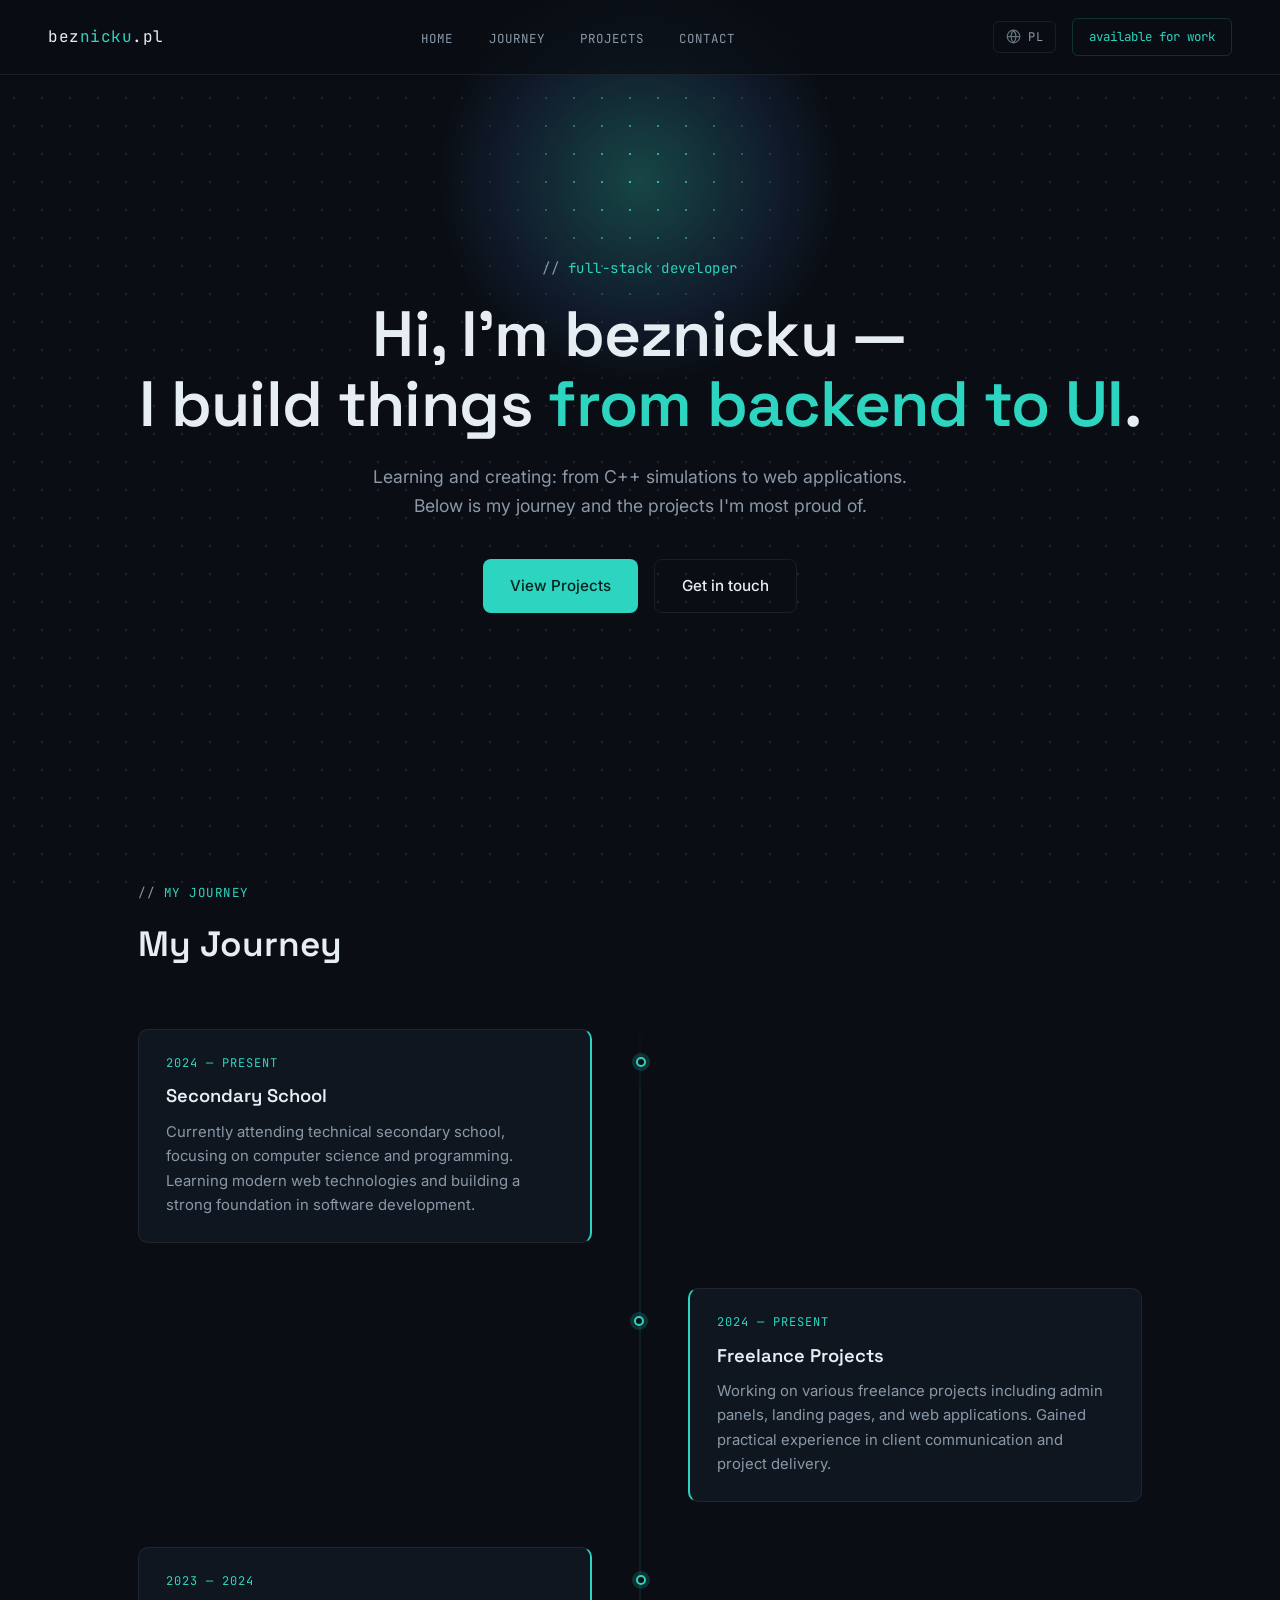
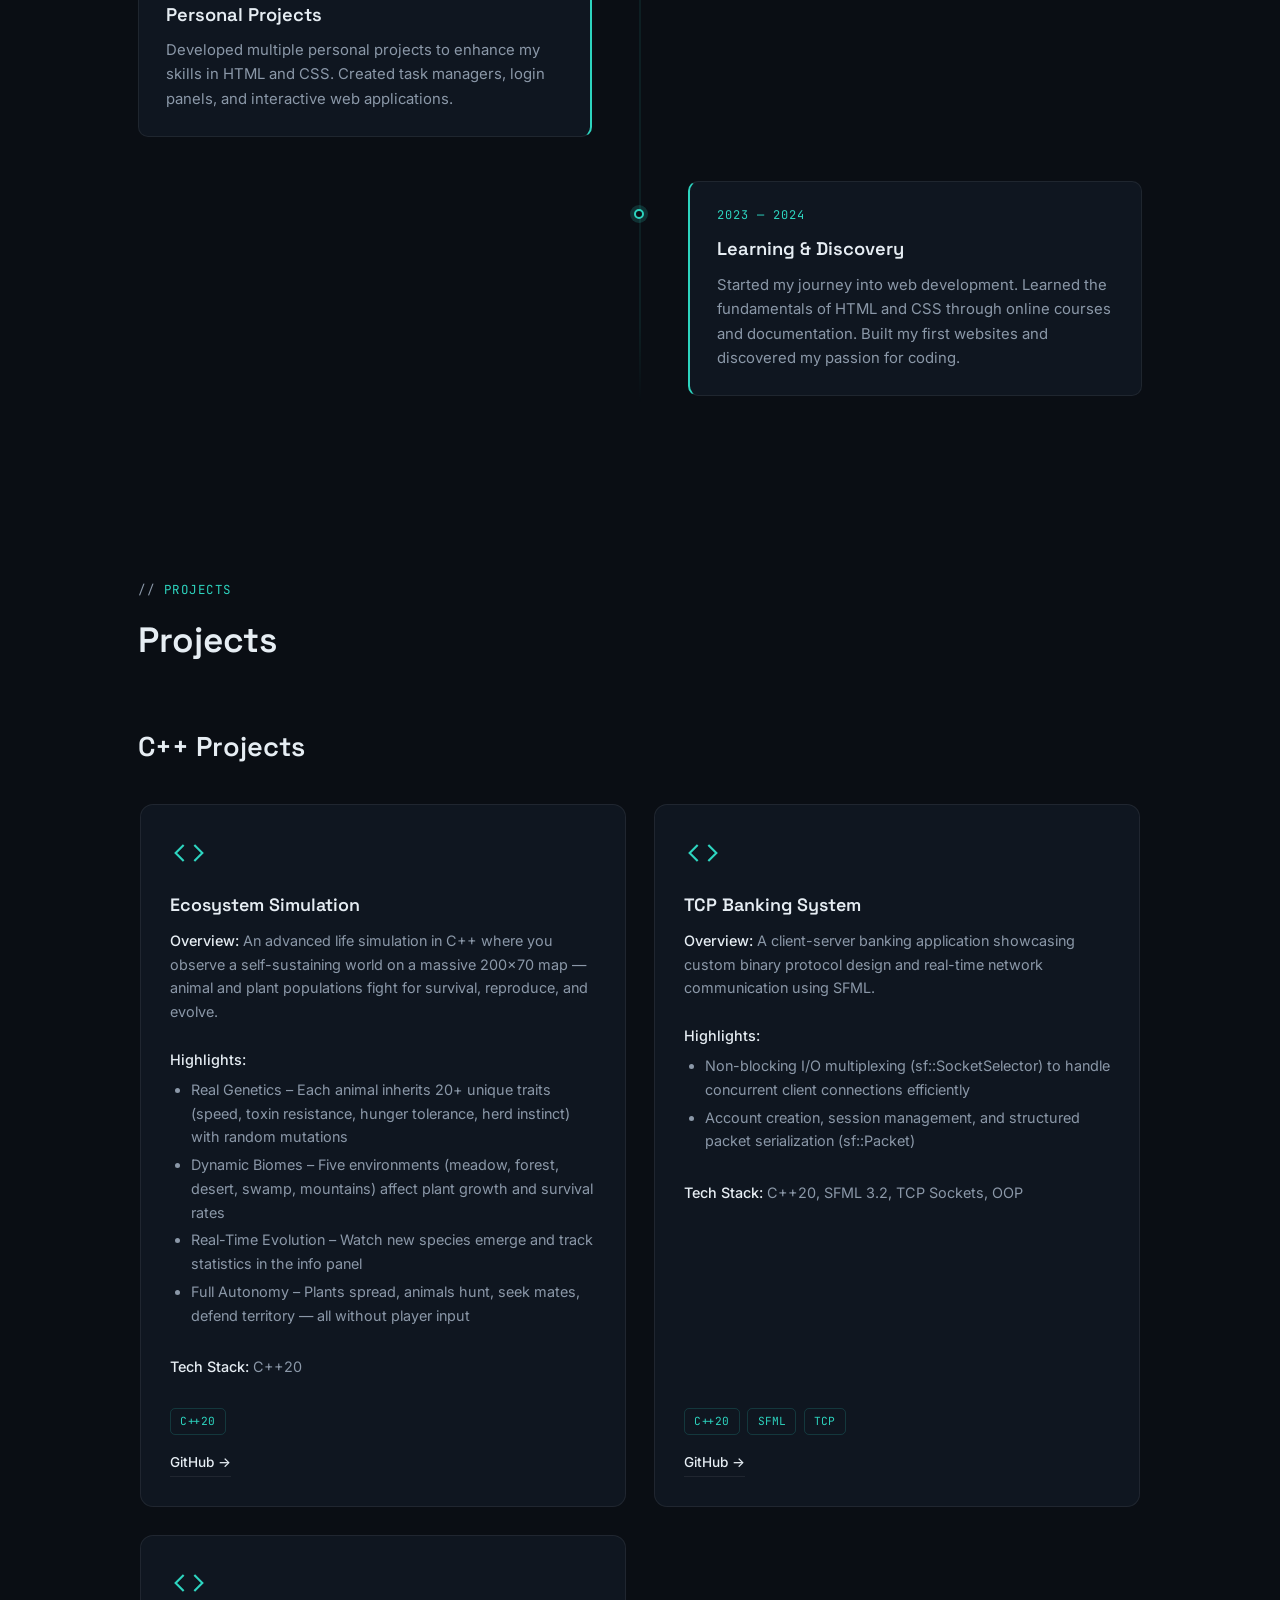
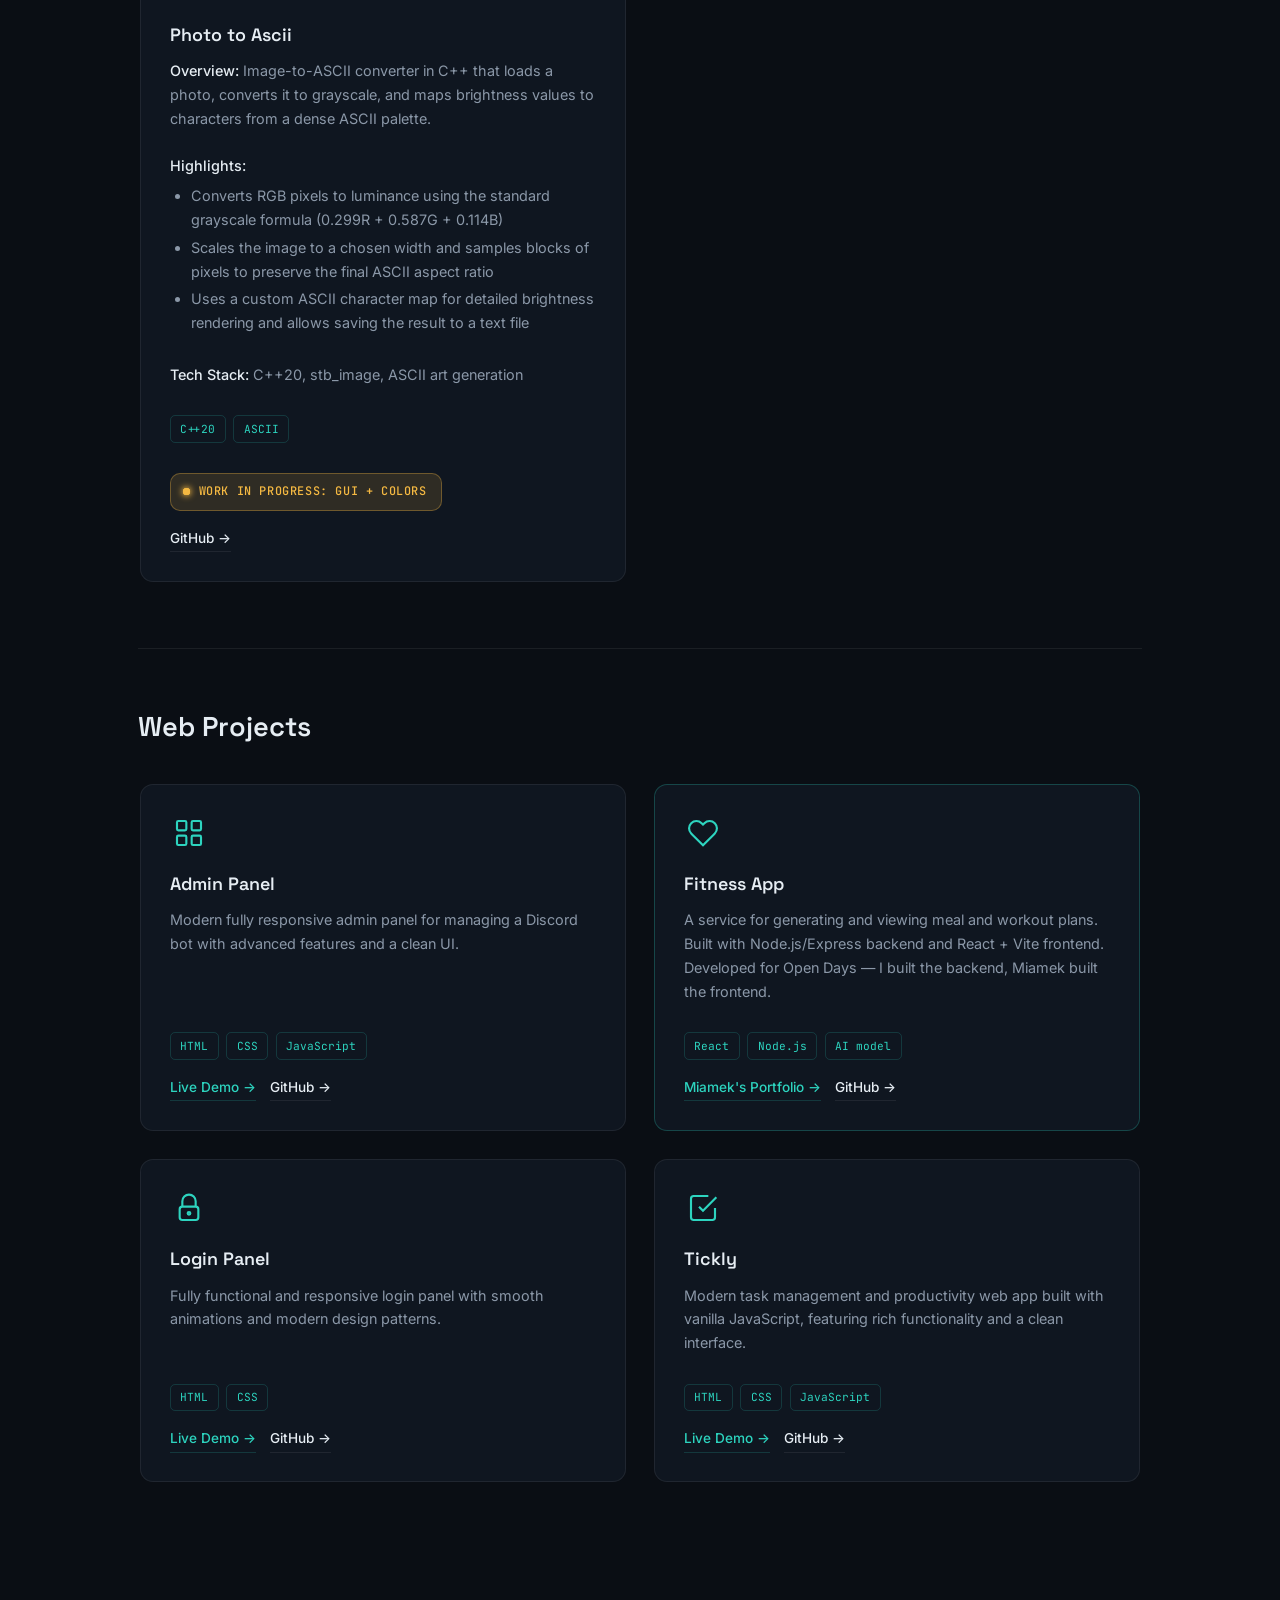
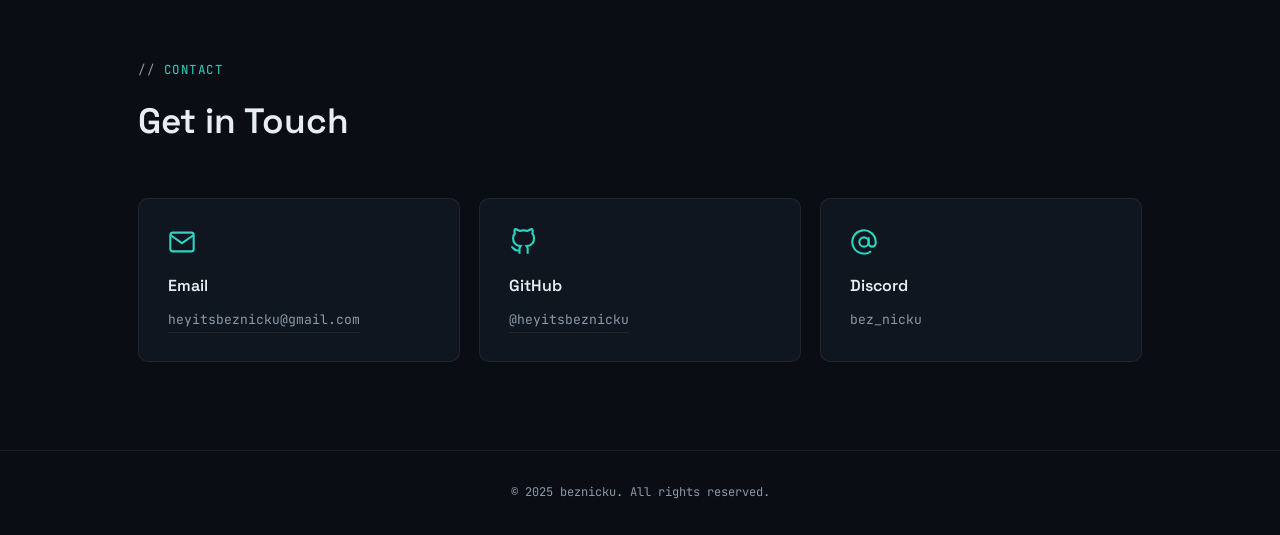
<file: index.html>
<!DOCTYPE html>
<html lang="en">
<head>
<meta charset="UTF-8">
<meta name="viewport" content="width=device-width, initial-scale=1.0">
<link rel="icon" href="./Assets/favicon-32x32.png">
<link rel="stylesheet" href="style.css">
<meta name="description" content="beznicku — young full-stack developer. Portfolio showcasing projects, skills, and journey.">
<meta name="keywords" content="beznicku, beznicku.pl, portfolio, web development, projects, full-stack developer">
<meta name="robots" content="index, follow">
<title>beznicku — Portfolio</title>
<link rel="preconnect" href="https://fonts.googleapis.com">
<link rel="preconnect" href="https://fonts.gstatic.com" crossorigin>
<link href="https://fonts.googleapis.com/css2?family=Space+Grotesk:wght@500;600;700&family=Inter:wght@400;500&family=JetBrains+Mono:wght@400;500&display=swap" rel="stylesheet">
</head>
<body>

<div class="grid-bg"></div>
<div class="grid-spotlight-mask"></div>
<div class="grid-spotlight"></div>

<main>
  <!-- ── NAV ── -->
  <nav>
    <a href="#home" class="logo">bez<span>nicku</span>.pl</a>
    <ul class="nav-links">
      <li><a href="#home"     data-i18n="nav.home">home</a></li>
      <li><a href="#journey"  data-i18n="nav.journey">journey</a></li>
      <li><a href="#projects" data-i18n="nav.projects">projects</a></li>
      <li><a href="#contact"  data-i18n="nav.contact">contact</a></li>
    </ul>
    <div class="nav-right">
      <button class="lang-btn" id="langToggle" aria-label="Switch language">
        <svg width="15" height="15" viewBox="0 0 24 24" fill="none" stroke="currentColor" stroke-width="2" stroke-linecap="round" stroke-linejoin="round">
          <circle cx="12" cy="12" r="10"/>
          <line x1="2" y1="12" x2="22" y2="12"/>
          <path d="M12 2a15.3 15.3 0 0 1 4 10 15.3 15.3 0 0 1-4 10 15.3 15.3 0 0 1-4-10 15.3 15.3 0 0 1 4-10z"/>
        </svg>
        <span class="lang-label">PL</span>
      </button>
      <a href="#contact" class="nav-cta" data-i18n="nav.cta">available for work</a>
    </div>
  </nav>

  <!-- ── HERO ── -->
  <section class="hero" id="home">
    <div class="eyebrow" data-i18n="hero.eyebrow">full-stack developer</div>
    <h1>
      <span data-i18n="hero.h1a">Hi, I'm beznicku —</span><br>
      <span data-i18n="hero.h1b">I build things </span><span class="hl" data-i18n="hero.h1c">from backend to UI</span><span data-i18n="hero.h1d">.</span>
    </h1>
    <p data-i18n="hero.sub">Learning and creating: from C++ simulations to web applications. Below is my journey and the projects I'm most proud of.</p>
    <div class="hero-actions">
      <a href="#projects" class="btn btn-primary" data-i18n="hero.cta1">View Projects</a>
      <a href="#contact"  class="btn btn-secondary" data-i18n="hero.cta2">Get in touch</a>
    </div>
  </section>

  <!-- ── TIMELINE ── -->
  <section class="section" id="journey">
    <div class="section-label" data-i18n="journey.label">my journey</div>
    <h2 class="section-title" data-i18n="journey.title">My Journey</h2>

    <div class="timeline">
      <div class="timeline-item left reveal">
        <div class="timeline-dot"></div>
        <div class="timeline-card">
          <div class="timeline-date">2024 — present</div>
          <h3 data-i18n="journey.t1.title">Secondary School</h3>
          <p data-i18n="journey.t1.desc">Currently attending technical secondary school, focusing on computer science and programming. Learning modern web technologies and building a strong foundation in software development.</p>
        </div>
      </div>

      <div class="timeline-item right reveal">
        <div class="timeline-dot"></div>
        <div class="timeline-card">
          <div class="timeline-date">2024 — present</div>
          <h3 data-i18n="journey.t2.title">Freelance Projects</h3>
          <p data-i18n="journey.t2.desc">Working on various freelance projects including admin panels, landing pages, and web applications. Gained practical experience in client communication and project delivery.</p>
        </div>
      </div>

      <div class="timeline-item left reveal">
        <div class="timeline-dot"></div>
        <div class="timeline-card">
          <div class="timeline-date">2023 — 2024</div>
          <h3 data-i18n="journey.t3.title">Personal Projects</h3>
          <p data-i18n="journey.t3.desc">Developed multiple personal projects to enhance my skills in HTML and CSS. Created task managers, login panels, and interactive web applications.</p>
        </div>
      </div>

      <div class="timeline-item right reveal">
        <div class="timeline-dot"></div>
        <div class="timeline-card">
          <div class="timeline-date">2023 — 2024</div>
          <h3 data-i18n="journey.t4.title">Learning &amp; Discovery</h3>
          <p data-i18n="journey.t4.desc">Started my journey into web development. Learned the fundamentals of HTML and CSS through online courses and documentation. Built my first websites and discovered my passion for coding.</p>
        </div>
      </div>
    </div>
  </section>

  <!-- ── PROJECTS ── -->
  <section class="section" id="projects">
    <div class="section-label" data-i18n="projects.label">projects</div>
    <h2 class="section-title" data-i18n="projects.title">Projects</h2>

    <!-- C++ -->
    <h3 class="subsection-title" data-i18n="projects.cpp.heading">C++ Projects</h3>
    <div class="projects-grid">

      <!-- Ecosystem -->
      <div class="project-card reveal">
        <div class="project-card-inner">
          <div class="project-icon">
            <svg width="32" height="32" viewBox="0 0 24 24" fill="none" stroke="currentColor" stroke-width="1.6">
              <polyline points="16 18 22 12 16 6"/><polyline points="8 6 2 12 8 18"/>
            </svg>
          </div>
          <h3 data-i18n="projects.eco.title">Ecosystem Simulation</h3>
          <div class="project-desc">
            <strong data-i18n="projects.overview">Overview:</strong>
            <span data-i18n="projects.eco.overview"> An advanced life simulation in C++ where you observe a self-sustaining world on a massive 200×70 map — animal and plant populations fight for survival, reproduce, and evolve.</span>
            <br><br>
            <strong data-i18n="projects.highlights">Highlights:</strong>
            <ul>
              <li data-i18n="projects.eco.h1">Real Genetics – Each animal inherits 20+ unique traits (speed, toxin resistance, hunger tolerance, herd instinct) with random mutations</li>
              <li data-i18n="projects.eco.h2">Dynamic Biomes – Five environments (meadow, forest, desert, swamp, mountains) affect plant growth and survival rates</li>
              <li data-i18n="projects.eco.h3">Real-Time Evolution – Watch new species emerge and track statistics in the info panel</li>
              <li data-i18n="projects.eco.h4">Full Autonomy – Plants spread, animals hunt, seek mates, defend territory — all without player input</li>
            </ul>
            <br>
            <strong data-i18n="projects.stack">Tech Stack:</strong> C++20
          </div>
          <div class="tags"><span class="tag">C++20</span></div>
          <div class="project-links">
            <a href="https://github.com/heyitsbeznicku/Ecosystem-Evolution-Simulator" target="_blank" data-i18n="projects.github">GitHub →</a>
          </div>
        </div>
      </div>

      <!-- TCP Banking -->
      <div class="project-card reveal">
        <div class="project-card-inner">
          <div class="project-icon">
            <svg width="32" height="32" viewBox="0 0 24 24" fill="none" stroke="currentColor" stroke-width="1.6">
              <polyline points="16 18 22 12 16 6"/><polyline points="8 6 2 12 8 18"/>
            </svg>
          </div>
          <h3 data-i18n="projects.bank.title">TCP Banking System</h3>
          <div class="project-desc">
            <strong data-i18n="projects.overview">Overview:</strong>
            <span data-i18n="projects.bank.overview"> A client-server banking application showcasing custom binary protocol design and real-time network communication using SFML.</span>
            <br><br>
            <strong data-i18n="projects.highlights">Highlights:</strong>
            <ul>
              <li data-i18n="projects.bank.h1">Non-blocking I/O multiplexing (sf::SocketSelector) to handle concurrent client connections efficiently</li>
              <li data-i18n="projects.bank.h2">Account creation, session management, and structured packet serialization (sf::Packet)</li>
            </ul>
            <br>
            <strong data-i18n="projects.stack">Tech Stack:</strong> C++20, SFML 3.2, TCP Sockets, OOP
          </div>
          <div class="tags"><span class="tag">C++20</span><span class="tag">SFML</span><span class="tag">TCP</span></div>
          <!--<div class="project-status"><span class="status-dot"></span><span data-i18n="projects.bank.status">Work in progress</span></div> -->
          <div class="project-links">
            <a href="https://github.com/heyitsbeznicku/Bank-system" target="_blank" data-i18n="projects.github">GitHub →</a>
          </div>
        </div>
      </div>

      <!-- Photo to Ascii -->
        <div class="project-card reveal">
        <div class="project-card-inner">
          <div class="project-icon">
            <svg width="32" height="32" viewBox="0 0 24 24" fill="none" stroke="currentColor" stroke-width="1.6">
              <polyline points="16 18 22 12 16 6"/><polyline points="8 6 2 12 8 18"/>
            </svg>
          </div>
          <h3 data-i18n="projects.ascii.title">Photo to Ascii</h3>
          <div class="project-desc">
            <strong data-i18n="projects.overview">Overview:</strong>
            <span data-i18n="projects.ascii.overview">Image-to-ASCII converter in C++ that loads a photo, converts it to grayscale, and maps brightness values to characters from a dense ASCII palette.</span>
            <br><br>
            <strong data-i18n="projects.highlights">Highlights:</strong>
            <ul>
              <li data-i18n="projects.ascii.h1">Converts RGB pixels to luminance using the standard grayscale formula (0.299R + 0.587G + 0.114B)</li>
              <li data-i18n="projects.ascii.h2">Scales the image to a chosen width and samples blocks of pixels to preserve the final ASCII aspect ratio</li>
              <li data-i18n="projects.ascii.h3">Uses a custom ASCII character map for detailed brightness rendering and allows saving the result to a text file</li>
            </ul>
            <br>
            <strong data-i18n="projects.stack">Tech Stack:</strong> C++20, stb_image, ASCII art generation
          </div>
          <div class="tags"><span class="tag">C++20</span><span class="tag">ASCII</span></div>
          <div class="project-status"><span class="status-dot"></span><span data-i18n="projects.ascii.status">Work in progress: GUI + colors</span></div>
          <div class="project-links">
            <a href="https://github.com/heyitsbeznicku/Photo-to-Ascii" target="_blank" data-i18n="projects.github">GitHub →</a>
          </div>
        </div>
      </div>
    </div>


    </div>


    <!-- Web -->
    <hr class="divider">
    <h3 class="subsection-title" data-i18n="projects.web.heading">Web Projects</h3>
    <div class="projects-grid">

      <!-- Admin Panel -->
      <div class="project-card reveal">
        <div class="project-card-inner">
          <div class="project-icon">
            <svg width="32" height="32" viewBox="0 0 24 24" fill="none" stroke="currentColor" stroke-width="1.6">
              <rect x="3" y="3" width="7" height="7" rx="1"/><rect x="14" y="3" width="7" height="7" rx="1"/>
              <rect x="14" y="14" width="7" height="7" rx="1"/><rect x="3" y="14" width="7" height="7" rx="1"/>
            </svg>
          </div>
          <h3 data-i18n="projects.admin.title">Admin Panel</h3>
          <p class="project-desc" data-i18n="projects.admin.desc">Modern fully responsive admin panel for managing a Discord bot with advanced features and a clean UI.</p>
          <div class="tags"><span class="tag">HTML</span><span class="tag">CSS</span><span class="tag">JavaScript</span></div>
          <div class="project-links">
            <a href="./Assets/AdminPanel.html" class="primary-link" data-i18n="projects.demo">Live Demo →</a>
            <a href="https://github.com/heyitsbeznicku/Admin-Panel" target="_blank" data-i18n="projects.github">GitHub →</a>
          </div>
        </div>
      </div>

      <!-- Fitness App -->
      <div class="project-card featured reveal">
        <div class="project-card-inner">
          <!--<div class="hot-badge" data-i18n="projects.latest">⭐ Latest Project</div> -->
          <div class="project-icon">
            <svg width="32" height="32" viewBox="0 0 24 24" fill="none" stroke="currentColor" stroke-width="1.6">
              <path d="M20.84 4.61a5.5 5.5 0 0 0-7.78 0L12 5.67l-1.06-1.06a5.5 5.5 0 0 0-7.78 7.78l1.06 1.06L12 21.23l7.78-7.78 1.06-1.06a5.5 5.5 0 0 0 0-7.78z"/>
            </svg>
          </div>
          <h3 data-i18n="projects.fit.title">Fitness App</h3>
          <p class="project-desc" data-i18n="projects.fit.desc">A service for generating and viewing meal and workout plans. Built with Node.js/Express backend and React + Vite frontend. Developed for Open Days — I built the backend, <strong>Miamek</strong> built the frontend.</p>
          <div class="tags"><span class="tag">React</span><span class="tag">Node.js</span><span class="tag">AI model</span></div>
          <div class="project-links">
            <a href="https://miiamek.pl/" target="_blank" class="primary-link" data-i18n="projects.fit.collab">Miamek's Portfolio →</a>
            <a href="https://github.com/Miameekk/fitnesapp" target="_blank" data-i18n="projects.github">GitHub →</a>
          </div>
        </div>
      </div>

      <!-- Login Panel -->
      <div class="project-card reveal">
        <div class="project-card-inner">
          <div class="project-icon">
            <svg width="32" height="32" viewBox="0 0 24 24" fill="none" stroke="currentColor" stroke-width="1.6">
              <rect x="5" y="11" width="14" height="10" rx="2"/>
              <path d="M12 17a1 1 0 1 0 0-2 1 1 0 0 0 0 2z"/>
              <path d="M7 11V7a5 5 0 0 1 10 0v4"/>
            </svg>
          </div>
          <h3 data-i18n="projects.login.title">Login Panel</h3>
          <p class="project-desc" data-i18n="projects.login.desc">Fully functional and responsive login panel with smooth animations and modern design patterns.</p>
          <div class="tags"><span class="tag">HTML</span><span class="tag">CSS</span></div>
          <div class="project-links">
            <a href="./Assets/LoginPanel.html" class="primary-link" data-i18n="projects.demo">Live Demo →</a>
            <a href="https://github.com/heyitsbeznicku/Login-Panel" target="_blank" data-i18n="projects.github">GitHub →</a>
          </div>
        </div>
      </div>

      <!-- Tickly -->
      <div class="project-card reveal">
        <div class="project-card-inner">
          <div class="project-icon">
            <svg width="32" height="32" viewBox="0 0 24 24" fill="none" stroke="currentColor" stroke-width="1.6">
              <path d="M9 11l3 3L22 4"/><path d="M21 12v7a2 2 0 0 1-2 2H5a2 2 0 0 1-2-2V5a2 2 0 0 1 2-2h11"/>
            </svg>
          </div>
          <h3 data-i18n="projects.tickly.title">Tickly</h3>
          <p class="project-desc" data-i18n="projects.tickly.desc">Modern task management and productivity web app built with vanilla JavaScript, featuring rich functionality and a clean interface.</p>
          <div class="tags"><span class="tag">HTML</span><span class="tag">CSS</span><span class="tag">JavaScript</span></div>
          <div class="project-links">
            <a href="./Assets/Tickly/index.html" class="primary-link" data-i18n="projects.demo">Live Demo →</a>
            <a href="https://github.com/heyitsbeznicku/Tickly" target="_blank" data-i18n="projects.github">GitHub →</a>
          </div>
        </div>
      </div>

    </div>
  </section>

  <!-- ── CONTACT ── -->
  <section class="section" id="contact">
    <div class="section-label" data-i18n="contact.label">contact</div>
    <h2 class="section-title" data-i18n="contact.title">Get in Touch</h2>
    <div class="contact-grid">

      <div class="contact-card reveal">
        <div class="contact-icon">
          <svg width="28" height="28" viewBox="0 0 24 24" fill="none" stroke="currentColor" stroke-width="1.8">
            <path d="M4 4h16c1.1 0 2 .9 2 2v12c0 1.1-.9 2-2 2H4c-1.1 0-2-.9-2-2V6c0-1.1.9-2 2-2z"/>
            <polyline points="22,6 12,13 2,6"/>
          </svg>
        </div>
        <div class="contact-label">Email</div>
        <a href="mailto:heyitsbeznicku@gmail.com" class="contact-link">heyitsbeznicku@gmail.com</a>
      </div>

      <div class="contact-card reveal">
        <div class="contact-icon">
          <svg width="28" height="28" viewBox="0 0 24 24" fill="none" stroke="currentColor" stroke-width="1.8">
            <path d="M9 19c-5 1.5-5-2.5-7-3m14 6v-3.87a3.37 3.37 0 0 0-.94-2.61c3.14-.35 6.44-1.54 6.44-7A5.44 5.44 0 0 0 20 4.77 5.07 5.07 0 0 0 19.91 1S18.73.65 16 2.48a13.38 13.38 0 0 0-7 0C6.27.65 5.09 1 5.09 1A5.07 5.07 0 0 0 5 4.77a5.44 5.44 0 0 0-1.5 3.78c0 5.42 3.3 6.61 6.44 7A3.37 3.37 0 0 0 9 18.13V22"/>
          </svg>
        </div>
        <div class="contact-label">GitHub</div>
        <a href="https://github.com/heyitsbeznicku" target="_blank" class="contact-link">@heyitsbeznicku</a>
      </div>

      <div class="contact-card reveal">
        <div class="contact-icon">
          <svg width="28" height="28" viewBox="0 0 24 24" fill="none" stroke="currentColor" stroke-width="1.8">
            <circle cx="12" cy="12" r="4"/>
            <path d="M16 8v5a3 3 0 0 0 6 0v-1a10 10 0 1 0-3.92 7.94"/>
          </svg>
        </div>
        <div class="contact-label">Discord</div>
        <span class="contact-link">bez_nicku</span>
      </div>

    </div>
  </section>
</main>

<footer>
  <p data-i18n="footer.copy">© 2025 <span>beznicku</span>. All rights reserved.</p>
</footer>

<script>

const translations = {
  en: {
    "nav.home":    "home",
    "nav.journey": "journey",
    "nav.projects":"projects",
    "nav.contact": "contact",
    "nav.cta":     "available for work",

    "hero.eyebrow":"full-stack developer",
    "hero.h1a":    "Hi, I'm beznicku —",
    "hero.h1b":    "I build things ",
    "hero.h1c":    "from backend to UI",
    "hero.h1d":    ".",
    "hero.sub":    "Learning and creating: from C++ simulations to web applications. Below is my journey and the projects I'm most proud of.",
    "hero.cta1":   "View Projects",
    "hero.cta2":   "Get in touch",

    "journey.label":"my journey",
    "journey.title":"My Journey",
    "journey.t1.title":"Secondary School",
    "journey.t1.desc": "Currently attending technical secondary school, focusing on computer science and programming. Learning modern web technologies and building a strong foundation in software development.",
    "journey.t2.title":"Freelance Projects",
    "journey.t2.desc": "Working on various freelance projects including admin panels, landing pages, and web applications. Gained practical experience in client communication and project delivery.",
    "journey.t3.title":"Personal Projects",
    "journey.t3.desc": "Developed multiple personal projects to enhance my skills in HTML and CSS. Created task managers, login panels, and interactive web applications.",
    "journey.t4.title":"Learning & Discovery",
    "journey.t4.desc": "Started my journey into web development. Learned the fundamentals of HTML and CSS through online courses and documentation. Built my first websites and discovered my passion for coding.",

    "projects.label":       "projects",
    "projects.title":       "Projects",
    "projects.cpp.heading": "C++ Projects",
    "projects.web.heading": "Web Projects",
    "projects.overview":    "Overview:",
    "projects.highlights":  "Highlights:",
    "projects.stack":       "Tech Stack:",
    "projects.github":      "GitHub →",
    "projects.demo":        "Live Demo →",
    "projects.latest":      "⭐ Latest Project",

    "projects.eco.title":    "Ecosystem Simulation",
    "projects.eco.overview": " An advanced life simulation in C++ where you observe a self-sustaining world on a massive 200×70 map — animal and plant populations fight for survival, reproduce, and evolve.",
    "projects.eco.h1": "Real Genetics – Each animal inherits 20+ unique traits (speed, toxin resistance, hunger tolerance, herd instinct) with random mutations",
    "projects.eco.h2": "Dynamic Biomes – Five environments (meadow, forest, desert, swamp, mountains) affect plant growth and survival rates",
    "projects.eco.h3": "Real-Time Evolution – Watch new species emerge and track statistics in the info panel",
    "projects.eco.h4": "Full Autonomy – Plants spread, animals hunt, seek mates, defend territory — all without player input",

    "projects.bank.title":    "TCP Banking System",
    "projects.bank.overview": " A client-server banking application showcasing custom binary protocol design and real-time network communication using SFML.",
    "projects.bank.h1": "Non-blocking I/O multiplexing (sf::SocketSelector) to handle concurrent client connections efficiently",
    "projects.bank.h2": "Account creation, session management, and structured packet serialization (sf::Packet)",
    "projects.bank.status": "Work in progress",

    "projects.ascii.title": "Photo to Ascii",
    "projects.ascii.overview": " Image-to-ASCII converter in C++ that loads a photo, converts it to grayscale, and maps brightness values to characters from a dense ASCII palette.",
    "projects.ascii.h1": "Converts RGB pixels to luminance using the standard grayscale formula (0.299R + 0.587G + 0.114B)",
    "projects.ascii.h2": "Scales the image to a chosen width and samples blocks of pixels to preserve the final ASCII aspect ratio",
    "projects.ascii.h3": "Uses a custom ASCII character map for detailed brightness rendering and allows saving the result to a text file",
    "projects.ascii.status": "Work in progress: GUI + colors",

    "projects.admin.title": "Admin Panel",
    "projects.admin.desc":  "Modern fully responsive admin panel for managing a Discord bot with advanced features and a clean UI.",

    "projects.fit.title":   "Fitness App",
    "projects.fit.desc":    "A service for generating and viewing meal and workout plans. Built with Node.js/Express backend and React + Vite frontend. Developed for Open Days — I built the backend, Miamek built the frontend.",
    "projects.fit.collab":  "Miamek's Portfolio →",

    "projects.login.title": "Login Panel",
    "projects.login.desc":  "Fully functional and responsive login panel with smooth animations and modern design patterns.",

    "projects.tickly.title": "Tickly",
    "projects.tickly.desc":  "Modern task management and productivity web app built with vanilla JavaScript, featuring rich functionality and a clean interface.",

    "contact.label": "contact",
    "contact.title": "Get in Touch",

    "footer.copy": "© 2025 beznicku. All rights reserved."
  },

  pl: {
    "nav.home":    "start",
    "nav.journey": "droga",
    "nav.projects":"projekty",
    "nav.contact": "kontakt",
    "nav.cta":     "dostępny do pracy",

    "hero.eyebrow":"full-stack developer",
    "hero.h1a":    "Cześć, jestem beznicku —",
    "hero.h1b":    "buduję rzeczy ",
    "hero.h1c":    "od backendu do UI",
    "hero.h1d":    ".",
    "hero.sub":    "Uczę się i tworzę: od symulacji w C++ po aplikacje webowe. Poniżej moja droga i projekty, z których jestem najbardziej dumny.",
    "hero.cta1":   "Zobacz projekty",
    "hero.cta2":   "Skontaktuj się",

    "journey.label":"moja droga",
    "journey.title":"Moja Droga",
    "journey.t1.title":"Szkoła Średnia",
    "journey.t1.desc": "Uczęszczam do technikum informatycznego, gdzie poznaję nowoczesne technologie webowe i buduję solidne podstawy w programowaniu.",
    "journey.t2.title":"Projekty Freelance",
    "journey.t2.desc": "Pracuję przy różnych projektach freelance — panele administracyjne, landing page'y, aplikacje webowe. Zdobyłem praktyczne doświadczenie w komunikacji z klientem i dostarczaniu projektów.",
    "journey.t3.title":"Projekty Własne",
    "journey.t3.desc": "Stworzyłem wiele własnych projektów, rozwijając umiejętności w HTML i CSS. Zbudowałem menadżery zadań, panele logowania i interaktywne aplikacje webowe.",
    "journey.t4.title":"Nauka i Odkrywanie",
    "journey.t4.desc": "Zacząłem swoją podróż w web developmencie. Poznałem podstawy HTML i CSS przez kursy online i dokumentację. Zbudowałem pierwsze strony i odkryłem pasję do kodowania.",

    "projects.label":       "projekty",
    "projects.title":       "Projekty",
    "projects.cpp.heading": "Projekty C++",
    "projects.web.heading": "Projekty Webowe",
    "projects.overview":    "Opis:",
    "projects.highlights":  "Najważniejsze:",
    "projects.stack":       "Stack:",
    "projects.github":      "GitHub →",
    "projects.demo":        "Live Demo →",
    "projects.latest":      "⭐ Najnowszy projekt",

    "projects.eco.title":    "Symulacja Ekosystemu",
    "projects.eco.overview": " Zaawansowana symulacja życia w C++ na mapie 200×70 — populacje zwierząt i roślin walczą o przetrwanie, rozmnażają się i ewoluują.",
    "projects.eco.h1": "Prawdziwa genetyka – każde zwierzę dziedziczy ponad 20 unikalnych cech (prędkość, odporność na toksyny, tolerancja głodu, instynkt stadny) z losowymi mutacjami",
    "projects.eco.h2": "Dynamiczne biomy – pięć środowisk (łąka, las, pustynia, bagno, góry) wpływa na wzrost roślin i wskaźniki przeżycia zwierząt",
    "projects.eco.h3": "Ewolucja w czasie rzeczywistym – obserwuj powstawanie nowych gatunków i śledź statystyki w panelu informacyjnym",
    "projects.eco.h4": "Pełna autonomia – rośliny się rozrastają, zwierzęta polują, szukają partnerów, bronią terytorium — bez ingerencji gracza",

    "projects.bank.title":    "System Bankowy TCP",
    "projects.bank.overview": " Aplikacja klient-serwer demonstrujące własny projekt protokołu binarnego i komunikację sieciową w czasie rzeczywistym przez SFML.",
    "projects.bank.h1": "Nieblokujące multipleksowanie I/O (sf::SocketSelector) do obsługi wielu klientów jednocześnie",
    "projects.bank.h2": "Tworzenie kont, zarządzanie sesjami i serializacja pakietów (sf::Packet)",

    "projects.ascii.title": "Photo to Ascii",
    "projects.ascii.overview": " Konwerter obrazu do ASCII w C++, który ładuje zdjęcie, zamienia je na skalę szarości i mapuje jasność na znaki z gęstej palety ASCII.",
    "projects.ascii.h1": "Przekształca piksele RGB na luminancję przy użyciu standardowego wzoru na skalę szarości (0.299R + 0.587G + 0.114B)",
    "projects.ascii.h2": "Skaluje obraz do wybranej szerokości i próbuje bloki pikseli, aby zachować proporcje ASCII",
    "projects.ascii.h3": "Używa niestandardowej mapy znaków ASCII dla szczegółowego odczytu jasności i pozwala zapisać wynik do pliku tekstowego",
    "projects.ascii.status": "Praca w toku: GUI + kolory",
    "projects.bank.status": "Praca w toku",

    "projects.admin.title": "Panel Administracyjny",
    "projects.admin.desc":  "Nowoczesny w pełni responsywny panel administracyjny do zarządzania botem Discord z rozbudowanymi funkcjami i czystym interfejsem.",

    "projects.fit.title":   "Aplikacja Fitness",
    "projects.fit.desc":    "Serwis do generowania i przeglądania planów żywieniowych i treningowych. Backend Node.js/Express, frontend React + Vite. Projekt na Dni Otwarte — ja zrobiłem backend, Miamek zrobił frontend.",
    "projects.fit.collab":  "Portfolio Miamka →",

    "projects.login.title": "Panel Logowania",
    "projects.login.desc":  "W pełni funkcjonalny i responsywny panel logowania z płynnymi animacjami i nowoczesnym designem.",

    "projects.tickly.title": "Tickly",
    "projects.tickly.desc":  "Nowoczesna aplikacja webowa do zarządzania zadaniami, zbudowana w czystym JavaScript z bogatą funkcjonalnością i czystym interfejsem.",

    "contact.label": "kontakt",
    "contact.title": "Skontaktuj się",

    "footer.copy": "© 2025 beznicku. Wszelkie prawa zastrzeżone."
  }
};


let currentLang = 'en';

function detectLang() {
  const saved = localStorage.getItem('bz-lang');
  if (saved) return saved;
  const browser = (navigator.language || navigator.userLanguage || 'en').toLowerCase();
  return browser.startsWith('pl') ? 'pl' : 'en';
}

function applyLang(lang) {
  currentLang = lang;
  localStorage.setItem('bz-lang', lang);
  document.documentElement.lang = lang;

  const t = translations[lang];
  document.querySelectorAll('[data-i18n]').forEach(el => {
    const key = el.getAttribute('data-i18n');
    if (t[key] !== undefined) el.textContent = t[key];
  });

  // update toggle label to show opposite language
  const label = document.querySelector('.lang-label');
  if (label) label.textContent = lang === 'en' ? 'PL' : 'EN';
}

function toggleLang() {
  applyLang(currentLang === 'en' ? 'pl' : 'en');
}

document.getElementById('langToggle').addEventListener('click', toggleLang);


document.addEventListener('mousemove', e => {
  document.documentElement.style.setProperty('--mx', e.clientX + 'px');
  document.documentElement.style.setProperty('--my', e.clientY + 'px');
});

const revealObserver = new IntersectionObserver((entries) => {
  entries.forEach(entry => {
    if (entry.isIntersecting) {
      entry.target.classList.add('visible');
      revealObserver.unobserve(entry.target);
    }
  });
}, { threshold: 0.12, rootMargin: '0px 0px -60px 0px' });

document.querySelectorAll('.reveal').forEach(el => revealObserver.observe(el));


document.querySelectorAll('a[href^="#"]').forEach(a => {
  a.addEventListener('click', e => {
    const target = document.querySelector(a.getAttribute('href'));
    if (target) { e.preventDefault(); target.scrollIntoView({ behavior: 'smooth', block: 'start' }); }
  });
});


applyLang(detectLang());
</script>
</body>
</html>
</file>
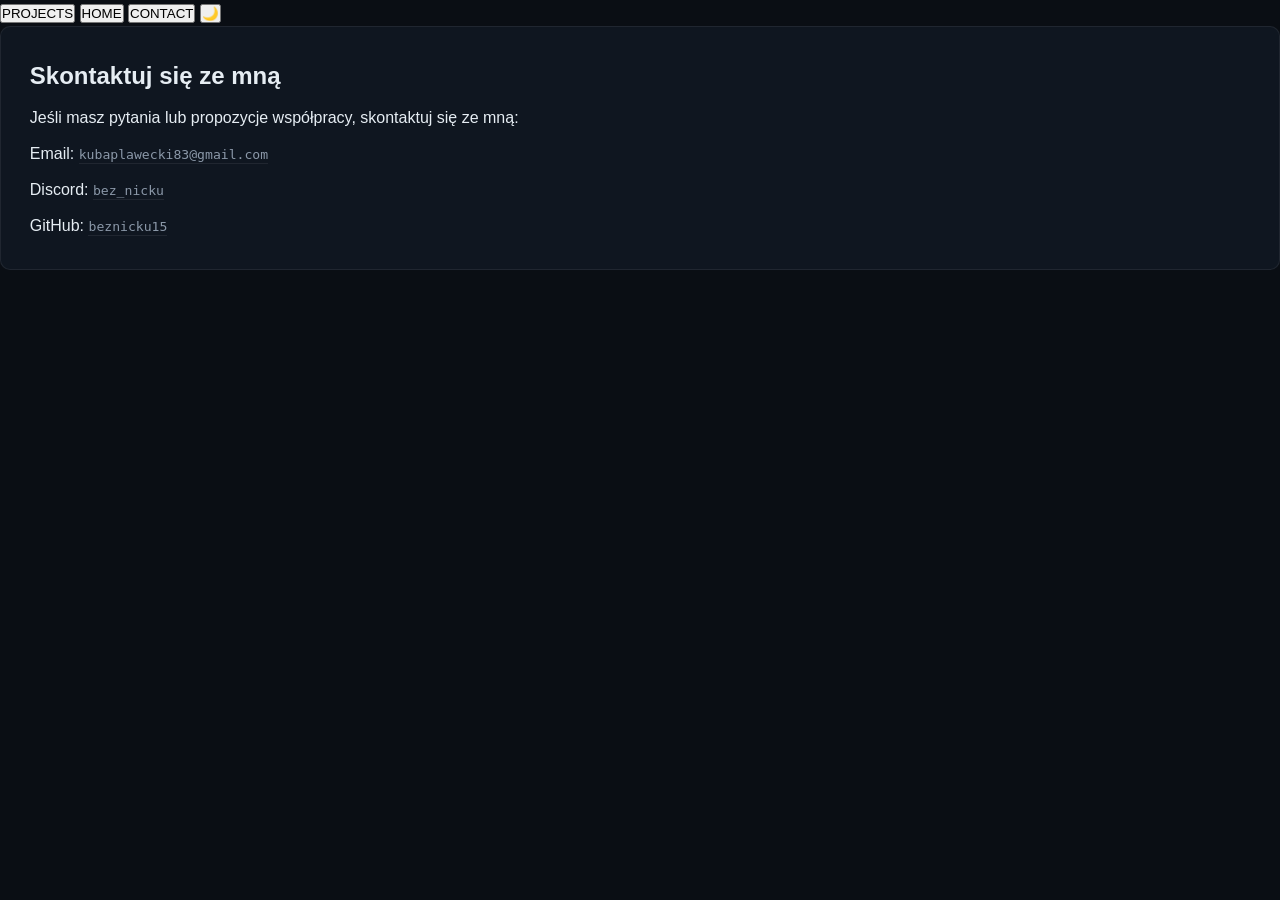
<file: contact.html>
<!DOCTYPE html>
<html lang="en">
<head>
    <meta charset="UTF-8">
    <meta name="viewport" content="width=device-width, initial-scale=1.0">
    <link rel="stylesheet" href="style.css">
    <title>portfolio-contact</title>
</head>
<body>

    <header>
          <div class="button-container">
                <a href="projects.html"><button>PROJECTS</button><span class="indicator"></span></a>
                <a href="index.html"><button>HOME</button><span class="indicator"></span></a>
                <a href="contact.html"><button>CONTACT</button><span class="indicator"></span></a>
                <button id="theme-toggle" class="theme-toggle-button">🌙</button>
            </div>
    </header>

    <main class="contact-container">
        <div class="contact-card">
            <h2>Skontaktuj się ze mną</h2>
            <p>Jeśli masz pytania lub propozycje współpracy, skontaktuj się ze mną:</p>
            <p>Email: <a href="mailto:kubaplawecki83@gmail.com" class="contact-link">kubaplawecki83@gmail.com</a></p>
            <p>Discord: <a href="https://discord.com" class="contact-link">bez_nicku</a></p>
            <p>GitHub: <a href="https://github.com/beznicku15" class="contact-link">beznicku15</a></p>
        </div>
    </main>


<script>
    document.addEventListener('DOMContentLoaded', () => {
        const currentPath = window.location.pathname;
        const links = document.querySelectorAll('.button-container a');

        links.forEach(link => {
            const linkPath = new URL(link.href).pathname;
            if (currentPath.endsWith(linkPath) || (currentPath === '/' && linkPath.endsWith('main.html'))) {
                const indicator = link.querySelector('.indicator');
                if (indicator) {
                    indicator.classList.add('active');
                }
            }
        });

        const themeToggle = document.getElementById('theme-toggle');
        const body = document.body;
        const currentTheme = localStorage.getItem('theme');

        if (currentTheme === 'dark') {
            body.classList.add('dark-mode');
            themeToggle.textContent = '☀️';
        } else {
             themeToggle.textContent = '🌙';
        }


        themeToggle.addEventListener('click', () => {
            body.classList.toggle('dark-mode');

            if (body.classList.contains('dark-mode')) {
                localStorage.setItem('theme', 'dark');
                themeToggle.textContent = '☀️';
            } else {
                localStorage.setItem('theme', 'light');
                themeToggle.textContent = '🌙';
            }
        });
    });
</script>

</body>
</html>
</file>
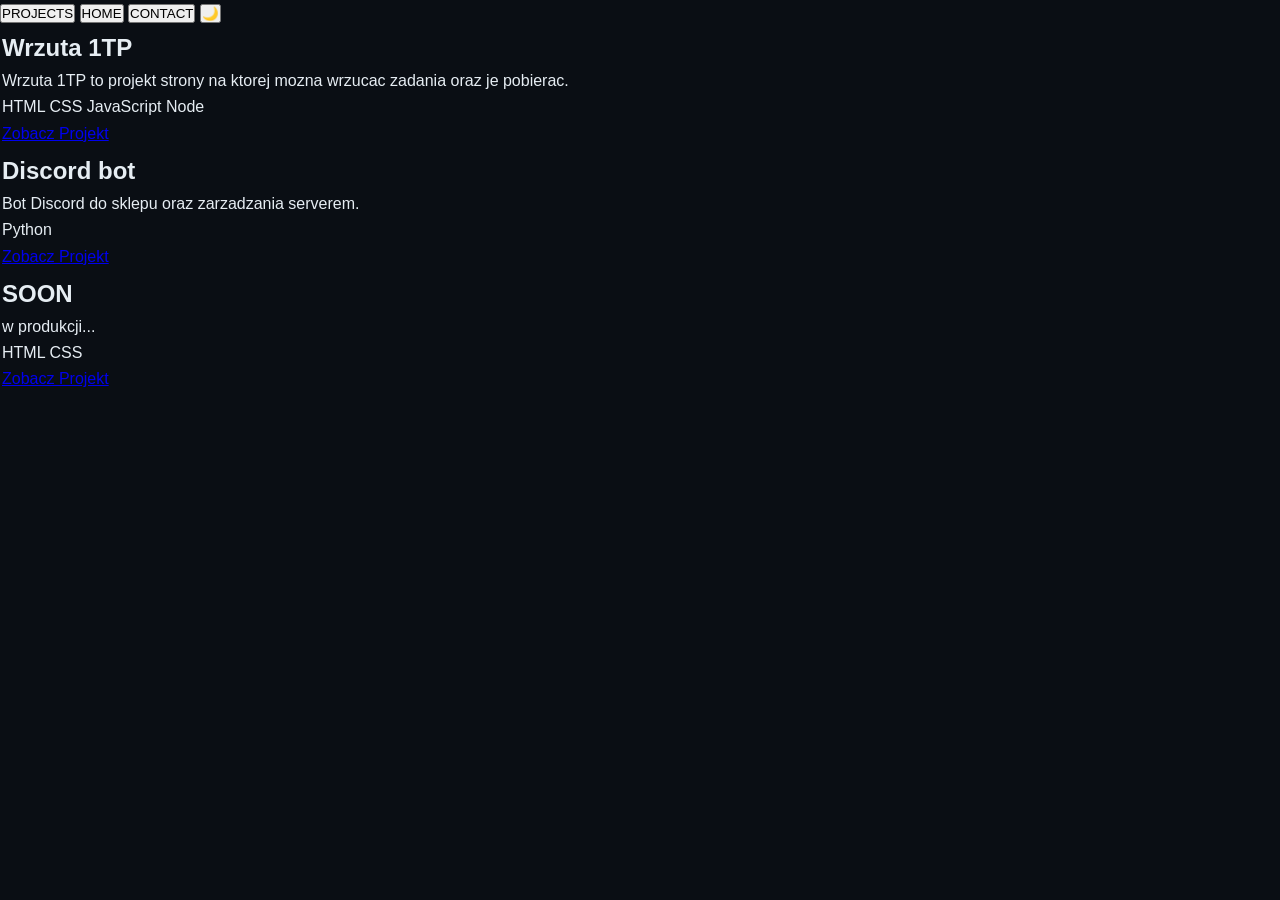
<file: projects.html>
<!DOCTYPE html>
<html lang="en">
<head>
    <meta charset="UTF-8">
    <meta name="viewport" content="width=device-width, initial-scale=1.0">
    <link rel="stylesheet" href="style.css">
    <title>portfolio-projects</title>
</head>
<body>

    <header>
          <div class="button-container">
                <a href="projects.html"><button>PROJECTS</button><span class="indicator"></span></a>
                <a href="index.html"><button>HOME</button><span class="indicator"></span></a>
                <a href="contact.html"><button>CONTACT</button><span class="indicator"></span></a>
                <button id="theme-toggle" class="theme-toggle-button">🌙</button>
            </div>
    </header>

    <main class="projects-container">
        <div class="project-card">
            <div class="project-gradient"></div>
            <div class="project-content">
                <h2>Wrzuta 1TP</h2>
                <p>Wrzuta 1TP to projekt strony na ktorej mozna wrzucac zadania oraz je pobierac.</p>
                <div class="project-tech">
                    <span class="tech-square">HTML</span>
                    <span class="tech-square">CSS</span>
                    <span class="tech-square">JavaScript</span>
                    <span class="tech-square">Node</span>
                </div>
                <a href="#" class="project-link">Zobacz Projekt</a>
            </div>
        </div>

        <div class="project-card">
             <div class="project-gradient"></div>
            <div class="project-content">
                <h2>Discord bot</h2>
                <p>Bot Discord do sklepu oraz zarzadzania serverem.</p>
                 <div class="project-tech">
                    <span class="tech-square">Python</span>
                </div>
                <a href="#" class="project-link">Zobacz Projekt</a>
            </div>
        </div>

        <div class="project-card">
             <div class="project-gradient"></div>
            <div class="project-content">
                <h2>SOON</h2>
                <p>w produkcji...</p>
                 <div class="project-tech">
                    <span class="tech-square">HTML</span>
                    <span class="tech-square">CSS</span>
                </div>
                <a href="#" class="project-link">Zobacz Projekt</a>
            </div>
        </div>

    </main>


<script>
    document.addEventListener('DOMContentLoaded', () => {
        const currentPath = window.location.pathname;
        const links = document.querySelectorAll('.button-container a');

        links.forEach(link => {
            const linkPath = new URL(link.href).pathname;
            if (currentPath.endsWith(linkPath) || (currentPath === '/' && linkPath.endsWith('main.html'))) {
                const indicator = link.querySelector('.indicator');
                if (indicator) {
                    indicator.classList.add('active');
                }
            }
        });

        const themeToggle = document.getElementById('theme-toggle');
        const body = document.body;
        const currentTheme = localStorage.getItem('theme');

        if (currentTheme === 'dark') {
            body.classList.add('dark-mode');
            themeToggle.textContent = '☀️';
        } else {
             themeToggle.textContent = '🌙';
        }

        themeToggle.addEventListener('click', () => {
            body.classList.toggle('dark-mode');

            if (body.classList.contains('dark-mode')) {
                localStorage.setItem('theme', 'dark');
                themeToggle.textContent = '☀️';
            } else {
                localStorage.setItem('theme', 'light');
                themeToggle.textContent = '🌙';
            }
        });
    });
</script>

</body>
</html>
</file>
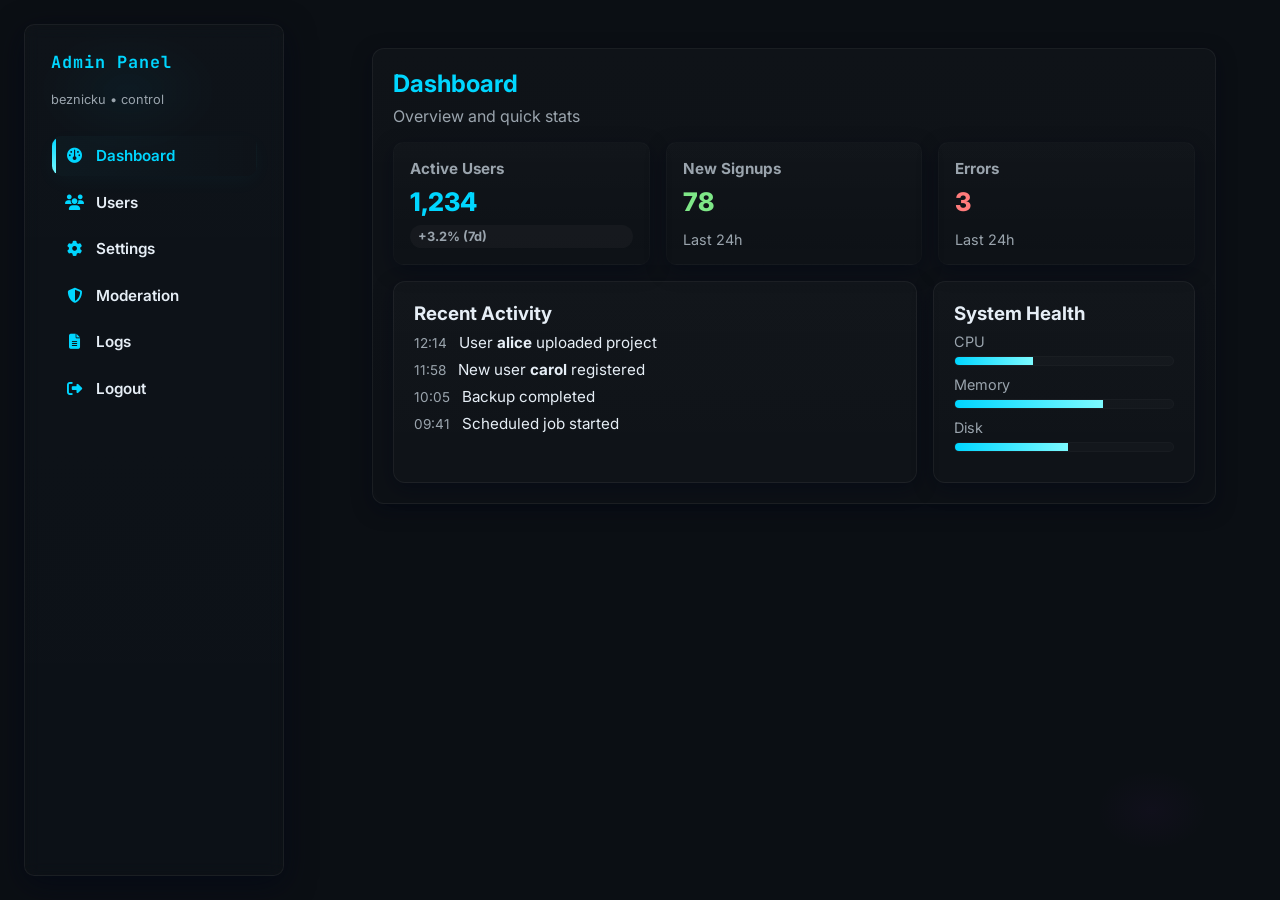
<file: Assets/AdminPanel.html>
<!DOCTYPE html>
<html lang="en">
<head>
    <meta charset="utf-8" />
    <meta name="viewport" content="width=device-width,initial-scale=1" />
    <title>Admin panel — bez_nicku</title>
    <link href="https://fonts.googleapis.com/css2?family=Inter:wght@400;600;800&family=JetBrains+Mono:wght@400;700&display=swap" rel="stylesheet">
    <link rel="stylesheet" href="AdminPanel.css">
    <link rel="stylesheet" href="https://cdnjs.cloudflare.com/ajax/libs/font-awesome/6.4.0/css/all.min.css">
</head>
<body>

    <button id="sidebarToggle" class="sidebar-toggle" aria-label="Toggle sidebar">
        <i class="fa-solid fa-bars"></i>
    </button>

    <div class="sidebar" id="sidebar">
        <h1>Admin Panel</h1>
        <div class="brand-sub">beznicku • control</div>

        <ul class="nav-menu" role="menu">
            <li><a href="#dashboard" class="active" role="menuitem"><i class="fa-solid fa-gauge"></i>Dashboard</a></li>
            <li><a href="#users" role="menuitem"><i class="fa-solid fa-users"></i>Users</a></li>
            <li><a href="#settings" role="menuitem"><i class="fa-solid fa-gear"></i>Settings</a></li>
            <li><a href="#moderation" role="menuitem"><i class="fa-solid fa-shield-halved"></i>Moderation</a></li>
            <li><a href="#logs" role="menuitem"><i class="fa-solid fa-file-lines"></i>Logs</a></li>
            <li><a href="#logout" role="menuitem"><i class="fa-solid fa-right-from-bracket"></i>Logout</a></li>
        </ul>
    </div>

    <main class="content" id="mainContent">
        <!-- DASHBOARD -->
        <section id="dashboard" class="admin-card">
            <h2 style="color:var(--accent)">Dashboard</h2>
            <p style="color:var(--muted);margin-bottom:.75rem">Overview and quick stats</p>

            <div class="admin-grid" style="margin-top:1rem">
                <div class="stat admin-card">
                    <h3>Active Users</h3>
                    <div class="value">1,234</div>
                    <div class="badge">+3.2% (7d)</div>
                </div>

                <div class="stat admin-card">
                    <h3>New Signups</h3>
                    <div class="value" style="color:#7ee787">78</div>
                    <div style="color:var(--muted);font-size:.9rem;margin-top:.35rem">Last 24h</div>
                </div>

                <div class="stat admin-card">
                    <h3>Errors</h3>
                    <div class="value" style="color:#ff7b7b">3</div>
                    <div style="color:var(--muted);font-size:.9rem;margin-top:.35rem">Last 24h</div>
                </div>
            </div>

            <div style="display:grid;grid-template-columns:2fr 1fr;gap:1rem;margin-top:1rem">
                <div class="admin-card">
                    <h3 style="margin-bottom:.5rem">Recent Activity</h3>
                    <ul class="recent-activity">
                        <li><span class="muted">12:14</span> User <strong>alice</strong> uploaded project</li>
                        <li><span class="muted">11:58</span> New user <strong>carol</strong> registered</li>
                        <li><span class="muted">10:05</span> Backup completed</li>
                        <li><span class="muted">09:41</span> Scheduled job started</li>
                    </ul>
                </div>

                <div class="admin-card">
                    <h3 style="margin-bottom:.5rem">System Health</h3>
                    <div class="health-row"><label>CPU</label><div class="progress"><div class="progress-bar" style="width:36%"></div></div></div>
                    <div class="health-row"><label>Memory</label><div class="progress"><div class="progress-bar" style="width:68%"></div></div></div>
                    <div class="health-row"><label>Disk</label><div class="progress"><div class="progress-bar" style="width:52%"></div></div></div>
                </div>
            </div>
        </section>

        <!-- USERS -->
        <section id="users" class="admin-card hidden" style="margin-top:1rem">
            <h2 style="color:var(--accent)">Users</h2>
            <p style="color:var(--muted);margin-bottom:.6rem">Search, view and manage users</p>

            <div style="display:flex;gap:.75rem;align-items:center;margin-top:.75rem">
                <input id="userSearch" type="search" placeholder="Search users..." class="input-inline">
                <button id="addUserBtn" class="btn">Add user</button>
            </div>

            <div style="overflow:auto;margin-top:1rem">
                <table class="table">
                    <thead>
                        <tr><th>User</th><th>Email</th><th>Role</th><th>Status</th><th>Actions</th></tr>
                    </thead>
                    <tbody id="usersTable">
                        <tr>
                            <td><strong>alice</strong></td>
                            <td>alice@example.com</td>
                            <td>Admin</td>
                            <td><span class="badge" style="background:rgba(126,231,135,0.06);color:#7ee787">Active</span></td>
                            <td><button class="btn small">Edit</button> <button class="btn small ghost">Delete</button></td>
                        </tr>
                        <tr>
                            <td><strong>bob</strong></td>
                            <td>bob@example.com</td>
                            <td>Moderator</td>
                            <td><span class="badge" style="background:rgba(255,123,123,0.06);color:#ff7b7b">Banned</span></td>
                            <td><button class="btn small">Edit</button> <button class="btn small ghost">Delete</button></td>
                        </tr>
                        <tr>
                            <td><strong>carol</strong></td>
                            <td>carol@example.com</td>
                            <td>User</td>
                            <td><span class="badge">Pending</span></td>
                            <td><button class="btn small">Edit</button> <button class="btn small ghost">Delete</button></td>
                        </tr>
                    </tbody>
                </table>
            </div>
        </section>

        <!-- SETTINGS -->
        <section id="settings" class="admin-card hidden" style="margin-top:1rem">
            <h2 style="color:var(--accent)">Settings</h2>
            <p style="color:var(--muted);margin-bottom:.6rem">Application preferences</p>

            <form id="settingsForm" style="margin-top:.75rem;display:grid;gap:.75rem;max-width:720px">
                <label class="form-row"><span>Site title</span><input name="siteTitle" class="input-inline" value="beznicku"/></label>

                <label class="form-row"><span>Theme</span>
                    <select id="themeSelect" name="theme" class="input-inline">
                        <option value="default">Default</option>
                        <option value="green">Green</option>
                    </select>
                </label>

                <label class="form-row"><span>Allow registrations</span>
                    <input type="checkbox" name="allowReg" checked>
                </label>

                <label class="form-row"><span>Notification email</span><input name="notifyEmail" class="input-inline" value="heyitsbeznicku@gmail.com"/></label>

                <div style="display:flex;gap:.5rem;margin-top:.5rem">
                    <button type="button" id="saveSettings" class="btn">Save</button>
                    <button type="reset" class="btn ghost">Reset</button>
                </div>
            </form>
        </section>
    </main>

    <div id="toast" class="toast hidden">Saved</div>

<script>
(function(){
    const sidebar = document.getElementById('sidebar');
    const toggle = document.getElementById('sidebarToggle');
    const navLinks = Array.from(document.querySelectorAll('.nav-menu a'));
    const sections = Array.from(document.querySelectorAll('main.content section'));
    const toast = document.getElementById('toast');

    const themeSelect = document.getElementById('themeSelect');
    const savedTheme = localStorage.getItem('adminTheme') || 'default';
    function applyTheme(name){
        if(name === 'green') document.documentElement.setAttribute('data-theme','green');
        else document.documentElement.removeAttribute('data-theme');
    }
    applyTheme(savedTheme);
    if(themeSelect) themeSelect.value = savedTheme;
    if(themeSelect){
        themeSelect.addEventListener('change', () => {
            const val = themeSelect.value;
            applyTheme(val);
            localStorage.setItem('adminTheme', val);
        });
    }


    function showSection(id) {
        sections.forEach(s => s.classList.toggle('hidden', s.id !== id));
        navLinks.forEach(a => a.classList.toggle('active', a.getAttribute('href') === '#' + id));
        if (id !== location.hash.replace('#','')) history.replaceState(null, '', '#' + id);
    }

    function initFromHash() {
        const hash = (location.hash || '#dashboard').replace('#','');
        showSection(hash || 'dashboard');
    }


    navLinks.forEach(a=>{
        a.addEventListener('click', (e)=>{
            e.preventDefault();
            const id = a.getAttribute('href').slice(1);
            showSection(id);
            if (window.innerWidth <= 900) sidebar.classList.remove('open');
        });
    });

    const userSearch = document.getElementById('userSearch');
    if (userSearch) {
        userSearch.addEventListener('input', () => {
            const q = userSearch.value.toLowerCase();
            const rows = document.querySelectorAll('#usersTable tr');
            rows.forEach(r => {
                r.style.display = (r.innerText.toLowerCase().includes(q)) ? '' : 'none';
            });
        });
    }

    const saveBtn = document.getElementById('saveSettings');
    if (saveBtn) {
        saveBtn.addEventListener('click', () => {
            toast.textContent = 'Settings saved';
            toast.classList.remove('hidden');
            setTimeout(()=> toast.classList.add('hidden'), 1800);
        });
    }

    function update() {
        if (window.innerWidth <= 900) {
            toggle.style.display = 'block';
        } else {
            toggle.style.display = 'none';
            sidebar.classList.remove('open');
        }
    }
    toggle.addEventListener('click', () => sidebar.classList.toggle('open'));
    window.addEventListener('resize', update);
    update();

    initFromHash();
    window.addEventListener('hashchange', initFromHash);
})();
</script>

</body>
</html>
</file>
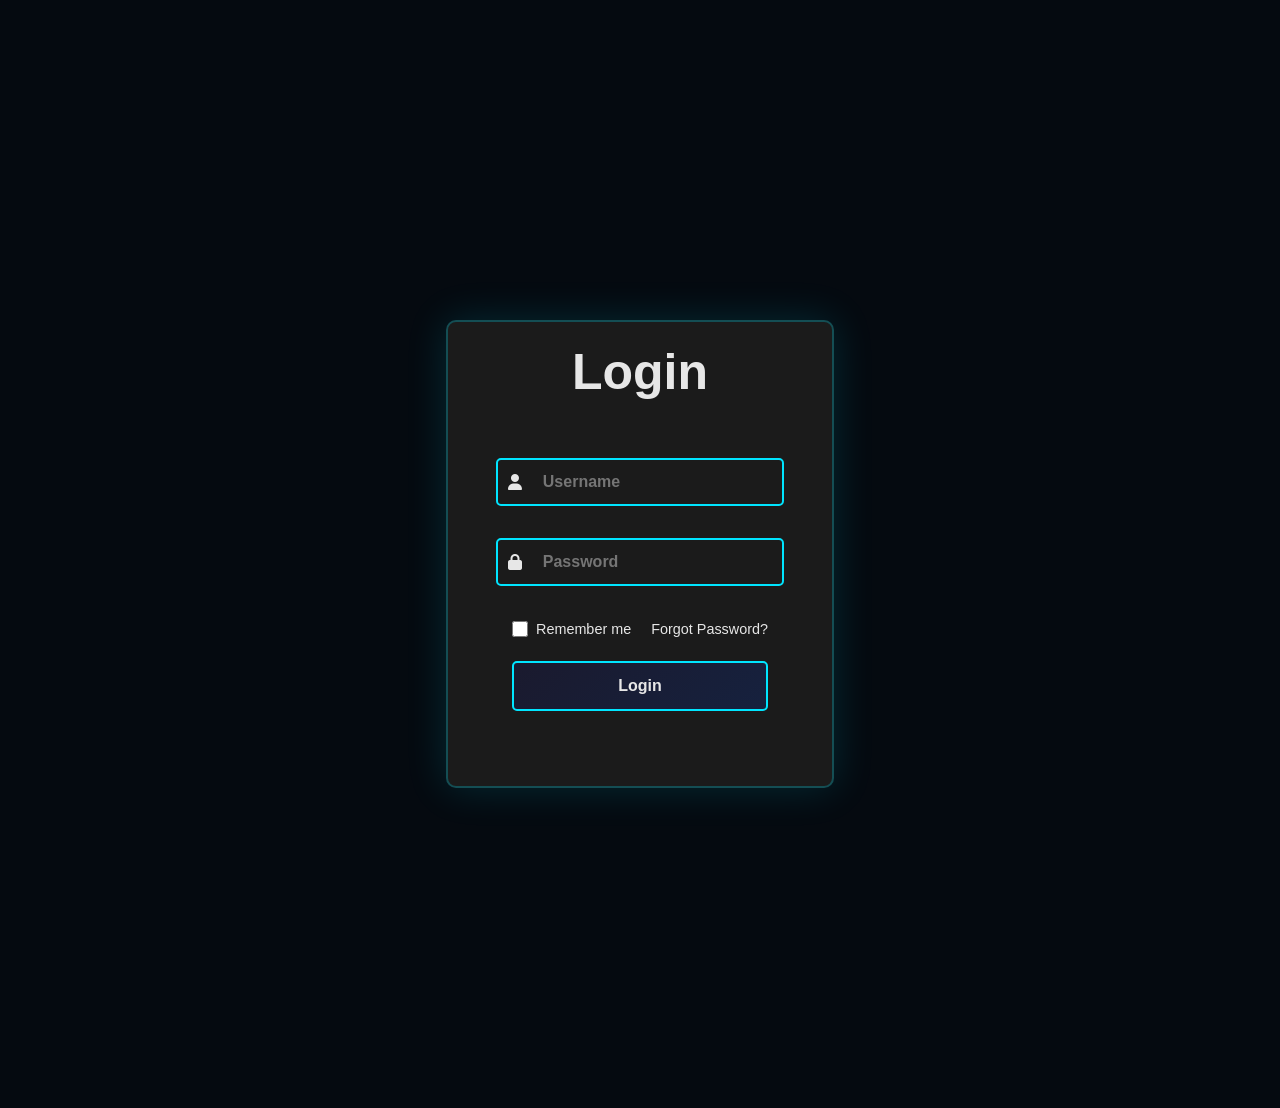
<file: Assets/LoginPanel.html>
<!DOCTYPE html>
<html lang="en">
<head>
    <meta charset="UTF-8">
    <meta name="viewport" content="width=device-width, initial-scale=1.0">
    <link rel="stylesheet" href="https://cdnjs.cloudflare.com/ajax/libs/font-awesome/6.4.0/css/all.min.css">
    <title>Login Panel</title>
</head>
<body>
    
    <style>

        body{
            background: #050a10;
            color: #e7e7e7;
        }

        .login-panel {
            width: 20rem;
            height: 25rem;
            margin: 20rem auto;
            padding: 2rem;
            border: 2px solid rgba(0, 229, 255, 0.25);
            background-color: #1b1b1b;
            border-radius: 10px;
            box-shadow: 0 0 40px rgba(0, 229, 255, 0.15);
            font-family: 'Gill Sans', 'Gill Sans MT', Calibri, 'Trebuchet MS', sans-serif;
        }

        .login-panel h2 {
            text-align: center;
            font-size: 50px;
            font-weight: 900;
            margin-top: -0.7rem;
        }

        .login-panel form {
            display: flex;
            flex-direction: column;
            align-items: center;
            margin-top: 2rem;
        }
        
        .input-wrapper {
            position: relative;
            width: 90%;
            margin: 1rem auto;
            display: flex;
            justify-content: center;
        }

        .input-wrapper i {
            position: absolute;
            left: 12px;
            top: 50%;
            transform: translateY(-50%);
            color: #e7e7e7;
            pointer-events: none;
        }

        .login-panel input {
            width: 100%;
            padding: 0.8rem 0.8rem 0.8rem 2.8rem; 
            margin: 0 auto;
            border: 2px solid #00e5ff;
            border-radius: 5px;
            font-size: 16px;
            font-weight: 600;
            font-family: 'Gill Sans', 'Gill Sans MT', Calibri, 'Trebuchet MS', sans-serif;
            background: transparent;
            color: #e7e7e7;
            transition: all 0.3s ease
        }

        .login-panel input:hover {
            box-shadow: 0 0 40px rgba(0, 229, 255, 0.15);    
        }

        .login-panel input:focus {
            outline: none;
            box-shadow: 0 0 40px rgba(0, 229, 255, 0.25);
            border-color: #00e5ff;
        }

        .login-btn {
            width: 80%;
            padding: 0.9rem 1.5rem;
            margin-top: 1.5rem;
            background: linear-gradient(135deg, #1a1a2e 0%, #16213e 100%);
            color: #e7e7e7;
            border: 2px solid #00e5ff;
            border-radius: 5px;
            font-size: 16px;
            font-weight: 600;
            font-family: 'Gill Sans', 'Gill Sans MT', Calibri, 'Trebuchet MS', sans-serif;
            cursor: pointer;
            transition: all 0.3s ease;
            position: relative;
            overflow: hidden;
        }

        .login-btn:hover {
            background: linear-gradient(135deg, #00e5ff 0%, #00b4d4 100%);
            color: #050a10;
            box-shadow: 0 0 40px rgba(0, 229, 255, 0.3);
            transform: scale(1.02);
        }

        .login-btn:active {
            transform: scale(0.98);
        }

        .form-options {
            width: 80%;
            display: flex;
            justify-content: space-between;
            align-items: center;
            margin-top: 1.2rem;
            font-size: 0.9rem;
        }

        .remember-me {
            display: flex;
            align-items: center;
            cursor: pointer;
            color: #e7e7e7;
            user-select: none;
        }

        .remember-me input[type="checkbox"] {
            width: 16px;
            height: 16px;
            margin-right: 0.5rem;
            cursor: pointer;
            accent-color: #00e5ff;
        }

        .remember-me span {
            transition: var(--transition);
        }

        .remember-me:hover span {
            color: #00e5ff;
        }

        .forgot-password {
            color: #e7e7e7;
            text-decoration: none;
            transition: all 0.3s ease;
        }

        .forgot-password:hover {
            color: #00e5ff;
            text-decoration: underline;
        }

    </style>

    <div class="login-panel">
        <h2>Login</h2>
        <form action="#" method="post">
            <div class="input-wrapper">
                <i class="fa-solid fa-user" aria-hidden="true"></i>
                <input type="text" id="username" name="username" required placeholder="Username">
            </div>

            <div class="input-wrapper">
                <i class="fa-solid fa-lock" aria-hidden="true"></i>
                <input type="password" id="password" name="password" required placeholder="Password">
            </div>

            <div class="form-options">
                <label class="remember-me">
                    <input type="checkbox" name="remember" id="remember">
                    <span>Remember me</span>
                </label>
                <a href="#" class="forgot-password">Forgot Password?</a>
            </div>
            
            <button type="submit" class="login-btn">Login</button>
        </form>
    </div>


</body>
</html>
</file>
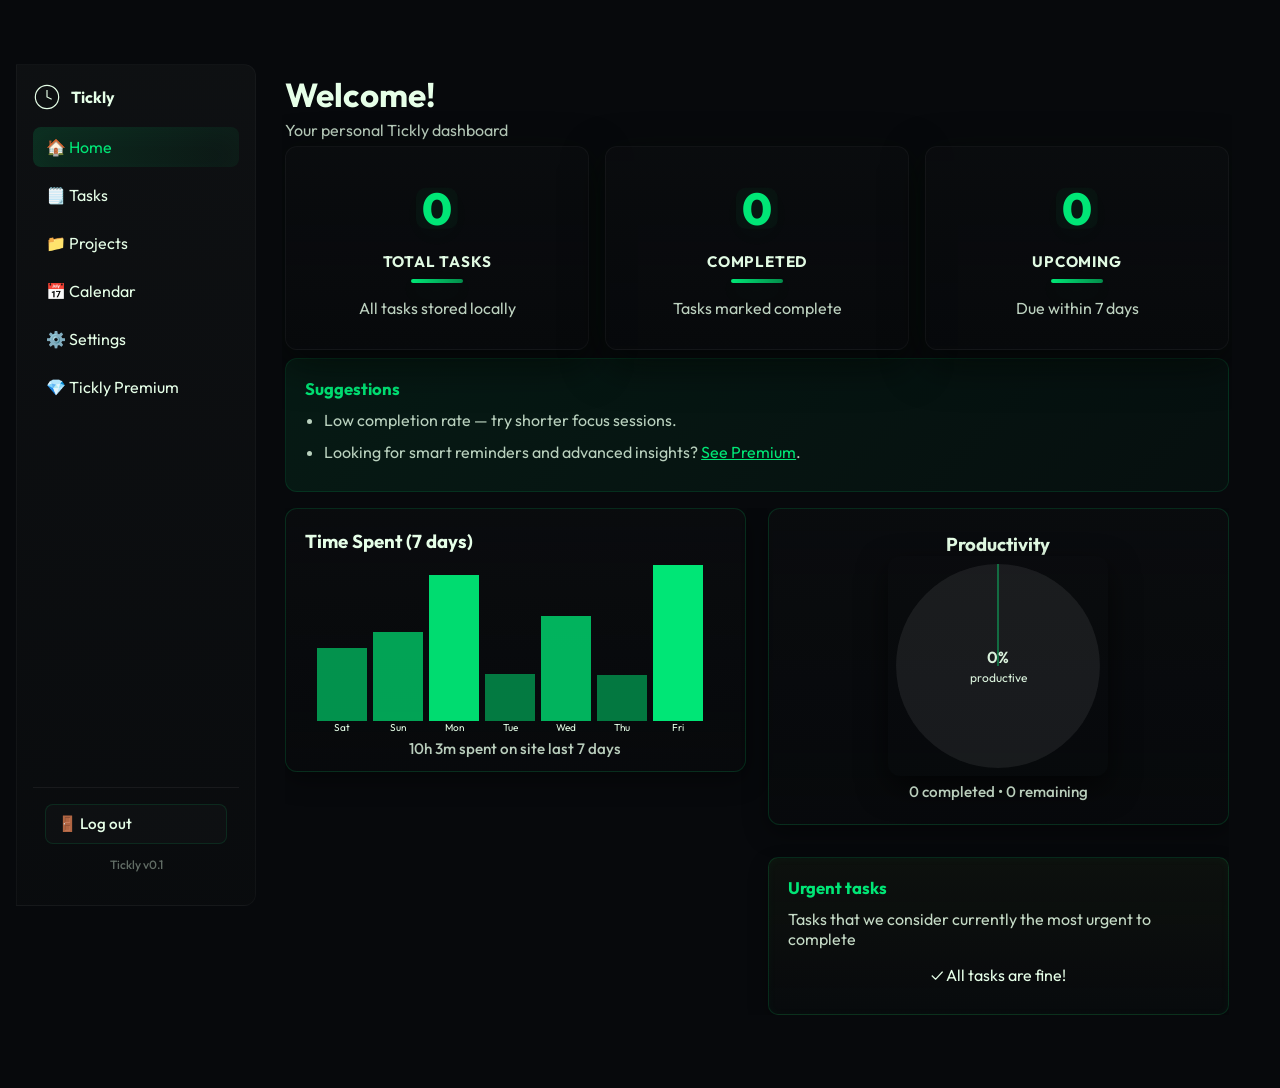
<file: Assets/Tickly/dashboard.html>
<!DOCTYPE html>
<html lang="en">
<head>
    <meta charset="utf-8">
    <meta name="viewport" content="width=device-width,initial-scale=1">
    <title>Tickly — Dashboard</title>
    <link rel="stylesheet" href="style.css">
</head>
<body>

    <main style="padding:2rem 1rem; display:flex; justify-content:center;">
        <div class="dashboard-container">
            <aside class="dashboard-sidebar" id="dashboard-sidebar">
                <div class="brand">
                    <svg width="28" height="28" viewBox="0 0 24 24" fill="none" stroke="currentColor"><circle cx="12" cy="12" r="10"></circle><path d="M12 6v6l4 2"></path></svg>
                    <strong>Tickly</strong>
                </div>
                <nav>
                    <a href="#home" class="active" data-section="home">🏠 Home</a>
                    <a href="#tasks" data-section="tasks">🗒️ Tasks</a>
                    <a href="#projects" data-section="projects">📁 Projects</a>
                    <a href="#calendar" data-section="calendar">📅 Calendar</a>
                    <a href="#settings" data-section="settings">⚙️ Settings</a>
                    <a href="#premium" data-section="premium">💎 Tickly Premium</a>
                </nav>
                <div style="margin-top:auto; padding:1rem 0.75rem; border-top:1px solid rgba(255,255,255,0.06);">
                    <button id="logout-btn" class="nav-link" style="width:100%; text-align:left; padding:0.6rem 0.75rem; margin-bottom:0.8rem; background:rgba(255,255,255,0.02); border-radius:8px; border:1px solid rgba(var(--accent-rgb),0.12); transition:all 0.2s;">
                        🚪 Log out
                    </button>
                    <div style="text-align:center; color:rgba(230,255,232,0.4); font-size:0.75rem; font-weight:500;">
                        Tickly v0.1
                    </div>
                </div>
            </aside>

            <div class="dashboard-content">
                <section class="dashboard-home" id="section-home" style="display:grid; gap:1.6rem;">
                    <div style="display:flex; justify-content:space-between; align-items:center; gap:1rem;">
                        <div>
                            <h1 id="home-title" style="margin:0 0 0.25rem 0;">Welcome</h1>
                            <p id="home-sub" style="margin:0;color:rgba(230,255,232,0.8);">Your personal Tickly dashboard</p>
                        </div>
                        <div style="display:flex; gap:0.75rem; align-items:center;">
                            <button id="sidebar-toggle" class="sidebar-toggle nav-link">☰</button>
                        </div>
                    </div>

                    <div class="dashboard-stats" style="display:flex; gap:1rem; flex-wrap:wrap;">
                        <div class="stat-card" style="flex:1; min-width:200px; max-width:360px;">
                            <div class="count" id="stat-total">0</div>
                            <div class="label">Total tasks</div>
                            <div class="meta">All tasks stored locally</div>
                        </div>
                        <div class="stat-card" style="flex:1; min-width:200px; max-width:360px;">
                            <div class="count" id="stat-completed">0</div>
                            <div class="label">Completed</div>
                            <div class="meta">Tasks marked complete</div>
                        </div>
                        <div class="stat-card" style="flex:1; min-width:200px; max-width:360px;">
                            <div class="count" id="stat-upcoming">0</div>
                            <div class="label">Upcoming</div>
                            <div class="meta">Due within 7 days</div>
                        </div>
                    </div>

                    <div id="home-suggestions" class="suggestions-card" style="background:linear-gradient(135deg, rgba(var(--accent-rgb),0.08), rgba(var(--accent-rgb),0.03)); border:1.5px solid rgba(var(--accent-rgb),0.12); border-radius:12px; padding:1.2rem; margin-top:0.9rem;">
                        <h3 style="margin:0 0 0.6rem 0; color:var(--accent); font-size:1.05rem;">Suggestions</h3>
                        <ul style="margin:0; padding-left:1.2rem; line-height:1.6; color:rgba(230,255,232,0.8);"></ul>
                    </div>

                    <div class="home-insights two-charts">
                        <div class="left-chart">
                            <div class="chart-card time-card">
                                <h3>Time Spent (7 days)</h3>
                                <canvas id="time-chart" style="width:100%;height:180px;display:block;"></canvas>
                                <div id="time-legend" class="chart-legend"></div>
                            </div>
                        </div>

                        <div class="right-chart">
                            <div class="chart-card big-donut">
                                <h3>Productivity</h3>
                                <div class="home-chart">
                                    <canvas id="productivity-chart" style="width:220px;height:220px;display:block;"></canvas>
                                </div>
                                <div id="chart-legend" class="chart-legend"></div>
                            </div>

                            <div class="urgent-card" style="margin-top:1rem;">
                                <h3>Urgent tasks</h3>
                                <div style="color:rgba(230,255,232,0.85); margin-bottom:0.4rem;">Tasks that we consider currently the most urgent to complete</div>
                                <div id="urgent-list" style="display:flex; flex-direction:column; gap:0.45rem;"></div>
                            </div>
                        </div>
                    </div>
                </section>

                <section id="section-tasks" style="display:none; padding-top:0.6rem;">
                    <div style="background:linear-gradient(135deg, rgba(var(--accent-rgb),0.08), rgba(var(--accent-rgb),0.03)); border:1.5px solid rgba(var(--accent-rgb),0.12); border-radius:12px; padding:1.2rem; margin-bottom:1.2rem;">
                        <h2 style="margin:0 0 0.5rem 0; color:var(--accent); font-size:1.4rem;">Welcome to the tasks section!</h2>
                        <p style="margin:0; color:rgba(230,255,232,0.8); line-height:1.6;">Here you can add your tasks and set their due dates. Track your progress and stay motivated!</p>
                    </div>

                    <div style="display:flex; gap:0.6rem; align-items:center; justify-content:space-between; flex-wrap:wrap; margin-bottom:0.8rem;">
                        <div style="display:flex; gap:0.6rem; align-items:center;">
                        </div>
                        <form id="task-add-form" style="display:flex; gap:0.6rem; align-items:center;">
                            <input id="task-title" required placeholder="New task title" style="padding:0.5rem 0.7rem; border-radius:8px; border:1px solid rgba(255,255,255,0.04); background:transparent; color:var(--text); min-width:220px;">
                            <input id="task-due" type="date" style="padding:0.5rem; border-radius:8px; border:1px solid rgba(255,255,255,0.04); background:transparent; color:var(--text);">
                            <button class="btn-primary" type="submit">Add Task</button>
                        </form>
                    </div>

                    <div>
                        <h3 style="margin:0 0 0.6rem 0;">Quick view</h3>
                        <div id="task-list" style="display:grid; gap:0.6rem;"></div>
                    </div>
                </section>

                <section id="section-projects" style="display:none; padding-top:0.6rem;">
                    <div class="calendar-header" style="display:flex; justify-content:space-between; align-items:center; gap:0.6rem; margin-bottom:0.8rem;">
                        <h2 style="margin:0; color:var(--accent);">Projects</h2>
                        <button id="new-project-btn" class="btn-primary">+ New project</button>
                    </div>
                    <div class="projects-controls" style="display:flex; gap:0.8rem; margin-bottom:0.8rem; flex-wrap:wrap;">
                        <div style="display:flex; align-items:center; gap:0.4rem;">
                            <label style="color:rgba(230,255,232,0.8); font-size:0.9rem;">Sort by:</label>
                            <select id="project-sort" style="background:var(--bg); border:1px solid rgba(var(--accent-rgb),0.16); color:var(--text); padding:0.4rem 0.6rem; border-radius:8px;">
                                <option value="az">A → Z</option>
                                <option value="za">Z → A</option>
                                <option value="tasks">Most tasks</option>
                                <option value="completed">Most completed</option>
                                <option value="recent">Recently created</option>
                            </select>
                        </div>
                        <div style="display:flex; align-items:center; gap:0.4rem; margin-top: 0.1rem;">
                            <label style="color:rgba(230,255,232,0.8); font-size:0.9rem;">Filter by:</label>
                            <select id="project-filter" style="background:var(--bg); border:1px solid rgba(var(--accent-rgb),0.16); color:var(--text); padding:0.4rem 0.6rem; border-radius:8px;">
                                <option value="all">All</option>
                                <option value="active">Active</option>
                                <option value="completed">Completed</option>
                                <option value="high">High activity</option>
                                <option value="low">Low activity</option>
                            </select>
                        </div>
                    </div>
                    <div id="projects-grid" class="projects-grid"></div>
                    <div id="project-detail" style="display:none;"></div>
                </section>

                <section id="section-calendar" style="display:none; padding-top:0.6rem;">
                    <div class="calendar-wrapper">
                        <div class="calendar-nav" style="display:flex; justify-content:space-between; align-items:center; margin-bottom:1.5rem;">
                            <button id="cal-prev" class="btn-secondary" style="padding:0.5rem 1rem;">‹ Prev</button>
                            <h2 id="cal-month-year" style="margin:0; color:var(--accent); font-size:1.8rem; font-weight:700;">January 2025</h2>
                            <button id="cal-next" class="btn-secondary" style="padding:0.5rem 1rem;">Next ›</button>
                        </div>

                        <div style="display:grid; grid-template-columns: 2fr 1fr; gap:1.5rem;">
                            <div class="calendar-container">
                                <div class="calendar-days-header" style="display:grid; grid-template-columns:repeat(7,1fr); gap:0.4rem; margin-bottom:0.6rem;">
                                    <div style="text-align:center; color:rgba(230,255,232,0.7); font-weight:600; font-size:0.85rem;">Sun</div>
                                    <div style="text-align:center; color:rgba(230,255,232,0.7); font-weight:600; font-size:0.85rem;">Mon</div>
                                    <div style="text-align:center; color:rgba(230,255,232,0.7); font-weight:600; font-size:0.85rem;">Tue</div>
                                    <div style="text-align:center; color:rgba(230,255,232,0.7); font-weight:600; font-size:0.85rem;">Wed</div>
                                    <div style="text-align:center; color:rgba(230,255,232,0.7); font-weight:600; font-size:0.85rem;">Thu</div>
                                    <div style="text-align:center; color:rgba(230,255,232,0.7); font-weight:600; font-size:0.85rem;">Fri</div>
                                    <div style="text-align:center; color:rgba(230,255,232,0.7); font-weight:600; font-size:0.85rem;">Sat</div>
                                </div>
                                <div id="calendar-grid" class="calendar-grid" style="display:grid; grid-template-columns:repeat(7,1fr); gap:0.4rem;">
                                </div>

                                <div class="calendar-legend" style="display:flex; gap:1.5rem; margin-top:1.5rem; padding:1rem; background:rgba(255,255,255,0.02); border-radius:10px; border:1px solid rgba(var(--accent-rgb),0.1);">
                                    <div style="display:flex; align-items:center; gap:0.4rem;">
                                        <div style="width:12px; height:12px; border-radius:50%; background:var(--accent); box-shadow:0 0 10px rgba(var(--accent-rgb),0.5);"></div>
                                        <span style="font-size:0.9rem; color:rgba(230,255,232,0.8);">Today</span>
                                    </div>
                                    <div style="display:flex; align-items:center; gap:0.4rem;">
                                        <div style="width:10px; height:10px; border-radius:50%; background:#4ade80;"></div>
                                        <span style="font-size:0.9rem; color:rgba(230,255,232,0.8);">Completed</span>
                                    </div>
                                    <div style="display:flex; align-items:center; gap:0.4rem;">
                                        <div style="width:10px; height:10px; border-radius:50%; background:#fbbf24;"></div>
                                        <span style="font-size:0.9rem; color:rgba(230,255,232,0.8);">Upcoming</span>
                                    </div>
                                    <div style="display:flex; align-items:center; gap:0.4rem;">
                                        <div style="width:10px; height:10px; border-radius:50%; background:#ef4444;"></div>
                                        <span style="font-size:0.9rem; color:rgba(230,255,232,0.8);">Overdue</span>
                                    </div>
                                </div>
                            </div>

                            <div class="calendar-day-tasks">
                                <div style="background:linear-gradient(135deg, rgba(var(--accent-rgb),0.08), rgba(var(--accent-rgb),0.03)); border:1.5px solid rgba(var(--accent-rgb),0.15); border-radius:12px; padding:1.2rem;">
                                    <h3 id="selected-day-title" style="margin:0 0 1rem 0; color:var(--accent); font-size:1.2rem;">Select a day</h3>
                                    
                                    <form id="quick-task-form" style="display:none; margin-bottom:1.2rem; padding:1rem; background:rgba(0,0,0,0.2); border-radius:8px; border:1px solid rgba(var(--accent-rgb),0.1);">
                                        <input type="text" id="quick-task-title" placeholder="Task title" required style="width:100%; margin-bottom:0.6rem; padding:0.5rem; background:rgba(255,255,255,0.02); border:1px solid rgba(var(--accent-rgb),0.15); border-radius:6px; color:var(--text);">
                                        <select id="quick-task-priority" style="width:100%; margin-bottom:0.6rem; padding:0.5rem; background:var(--bg); border:1px solid rgba(var(--accent-rgb),0.15); border-radius:6px; color:var(--text);">
                                            <option value="low">Low priority</option>
                                            <option value="medium">Medium priority</option>
                                            <option value="high">High priority</option>
                                        </select>
                                        <button type="submit" class="btn-primary" style="width:100%; padding:0.5rem;">Add task</button>
                                    </form>

                                    <div id="day-tasks-list" style="display:flex; flex-direction:column; gap:0.6rem;">
                                        <div style="color:rgba(230,255,232,0.6); text-align:center; padding:2rem 1rem;">
                                            Click a day to view tasks
                                        </div>
                                    </div>
                                </div>
                            </div>
                        </div>
                    </div>
                </section>



                <section id="section-settings" style="display:none; padding-top:0.6rem;">
                    <h2 style="margin:0 0 1.2rem 0; color:var(--accent);">Settings</h2>
                    
                    <div style="background:rgba(255,255,255,0.02); border:1px solid rgba(var(--accent-rgb),0.12); border-radius:12px; padding:1.2rem; margin-bottom:1rem;">
                        <h3 style="margin:0 0 0.8rem 0; color:var(--accent); font-size:1.1rem;">Premium status</h3>
                        <div id="premium-status-display"></div>
                    </div>
                    
                    <div style="background:rgba(255,255,255,0.02); border:1px solid rgba(var(--accent-rgb),0.12); border-radius:12px; padding:1.2rem; margin-bottom:1rem;">
                        <h3 style="margin:0 0 0.8rem 0; color:var(--accent); font-size:1.1rem;">Theme</h3>
                        <p style="color:rgba(230,255,232,0.7); margin:0 0 0.8rem 0; font-size:0.9rem;">⭐ Premium feature</p>
                        <select id="theme-selector" style="width:100%; padding:0.6rem; background:var(--bg); border:1px solid rgba(var(--accent-rgb),0.16); color:var(--text); border-radius:8px;" disabled>
                            <option value="dark">Dark (Default)</option>
                            <option value="midnight">Midnight Blue</option>
                            <option value="forest">Forest Green</option>
                            <option value="sunset">Sunset Orange</option>
                        </select>
                        <p style="color:rgba(230,255,232,0.6); margin:0.5rem 0 0 0; font-size:0.85rem;">Unlock custom themes with Premium</p>
                    </div>
                    
                    <div style="background:rgba(255,255,255,0.02); border:1px solid rgba(var(--accent-rgb),0.12); border-radius:12px; padding:1.2rem;">
                        <h3 style="margin:0 0 0.8rem 0; color:var(--accent); font-size:1.1rem;">Account</h3>
                        <div id="account-info-display" style="color:rgba(230,255,232,0.8);"></div>
                    </div>
                </section>



                <section id="section-premium" style="display:none; padding-top:0.6rem;">
                    <div class="premium-wrapper">
                        <h1 class="premium-main-title">Tickly premium</h1>

                        <div class="premium-cards">
                            <div class="premium-plan-card">
                                <h3>Monthly</h3>
                                <div class="premium-plan-price">$5<span>/month</span></div>
                                <ul class="premium-plan-features">
                                    <li>More features like unlimited projects</li>
                                    <li>Custom themes</li>
                                    <li>Smart reminders</li>
                                    <li>Cancel anytime</li>
                                </ul>
                                <button class="btn-primary premium-plan-btn" onclick="showPremiumPaymentModal('monthly', false)">Get monthly</button>
                                <button class="btn-secondary" onclick="showPremiumPaymentModal('monthly', true)" style="margin-top:0.5rem; width:100%; text-align:center;">7-day free trial</button>
                            </div>

                            <div class="premium-plan-card premium-plan-card--featured">
                                <div class="premium-best-badge">Best value</div>
                                <h3>Yearly</h3>
                                <div class="premium-plan-price">$40<span>/year</span></div>
                                <ul class="premium-plan-features">
                                    <li>Everything in Monthly</li>
                                    <li>Save 33%</li>
                                    <li>Priority support</li>
                                    <li>Annual renewal</li>
                                </ul>
                                <button class="btn-primary premium-plan-btn" onclick="showPremiumPaymentModal('yearly', false)">Get yearly</button>
                                <button class="btn-secondary" onclick="showPremiumPaymentModal('yearly', true)" style="margin-top:0.5rem; width:100%; text-align:center;">7-day free trial</button>
                            </div>
                        </div>

                        <div class="premium-faq-section">
                            <h2 class="premium-faq-heading">FAQ</h2>
                            <div class="premium-faq-list">
                                <div class="premium-faq-item">
                                    <div class="premium-faq-question">Can I cancel anytime?</div>
                                    <div class="premium-faq-answer">Yes, you can cancel your subscription at any time. Monthly cancels immediately, yearly at renewal.</div>
                                </div>
                                <div class="premium-faq-item">
                                    <div class="premium-faq-question">Is my data safe?</div>
                                    <div class="premium-faq-answer">Your data is stored locally on your device. Premium features don't require cloud sync.</div>
                                </div>
                                <div class="premium-faq-item">
                                    <div class="premium-faq-question">Do you offer a trial?</div>
                                    <div class="premium-faq-answer">Yes, both plans come with a 7-day free trial. No credit card required.</div>
                                </div>
                                <div class="premium-faq-item">
                                    <div class="premium-faq-question">What payment methods do you accept?</div>
                                    <div class="premium-faq-answer">We accept all major credit cards, PayPal, and Apple Pay.</div>
                                </div>
                            </div>
                        </div>
                    </div>
                </section>
                
            </div>
        </div>
    </main>

    <script src="scripts.js"></script>
    <script>
        function checkUserPremium() {
            const sessRaw = sessionStorage.getItem('tickly_session');
            if (!sessRaw) return false;
            try {
                const sess = JSON.parse(sessRaw);
                const email = sess.email;
                if (!email) return false;
                if (email.endsWith('_D_BBf') || email.endsWith('_PREM')) {
                    if (email.endsWith('_D_BBf')) {
                        const user = JSON.parse(localStorage.getItem('tickly_user') || '{}');
                        if (user && user.email === email && user.premiumActivated) {
                            const now = Date.now();
                            const sevenDays = 7 * 24 * 60 * 60 * 1000;
                            if (now - user.premiumActivated > sevenDays) {
                                const baseEmail = email.replace('_D_BBf', '');
                                user.email = baseEmail;
                                delete user.premiumActivated;
                                localStorage.setItem('tickly_user', JSON.stringify(user));
                                sess.email = baseEmail;
                                sessionStorage.setItem('tickly_session', JSON.stringify(sess));
                                return false;
                            }
                        }
                    }
                    return true;
                }
                return false;
            } catch { return false; }
        }
        
        function getPremiumDaysLeft() {
            const sessRaw = sessionStorage.getItem('tickly_session');
            if (!sessRaw) return 0;
            try {
                const sess = JSON.parse(sessRaw);
                const email = sess.email;
                if (!email || !email.endsWith('_D_BBf')) return -1;
                const user = JSON.parse(localStorage.getItem('tickly_user') || '{}');
                if (user && user.email === email && user.premiumActivated) {
                    const now = Date.now();
                    const sevenDays = 7 * 24 * 60 * 60 * 1000;
                    const timeLeft = sevenDays - (now - user.premiumActivated);
                    return Math.max(0, Math.ceil(timeLeft / (24 * 60 * 60 * 1000)));
                }
                return 0;
            } catch { return 0; }
        }
        
        function activatePremiumTrial() {
            const sessRaw = sessionStorage.getItem('tickly_session');
            console.log('Trial activation - sessRaw:', sessRaw);
            if (!sessRaw) {
                console.log('No session found');
                return false;
            }
            try {
                const sess = JSON.parse(sessRaw);
                const oldEmail = sess.email;
                console.log('Trial activation - oldEmail:', oldEmail);
                if (!oldEmail) {
                    console.log('No email in session');
                    return false;
                }
                if (oldEmail.endsWith('_D_BBf') || oldEmail.endsWith('_PREM')) {
                    console.log('User already has premium');
                    alert('You already have premium!');
                    return false;
                }
                const newEmail = oldEmail + '_D_BBf';
                console.log('Trial activation - newEmail:', newEmail);
                const user = JSON.parse(localStorage.getItem('tickly_user') || '{}');
                console.log('Trial activation - user:', user);
                if (!user || !user.email) {
                    console.log('User not found in localStorage');
                    return false;
                }
                if (user.email !== oldEmail) {
                    console.log('User email mismatch:', user.email, 'vs', oldEmail);
                    return false;
                }
                // Update user
                user.email = newEmail;
                user.premiumActivated = Date.now();
                console.log('Trial activation - updated user:', user);
                localStorage.setItem('tickly_user', JSON.stringify(user));
                sess.email = newEmail;
                sessionStorage.setItem('tickly_session', JSON.stringify(sess));
                console.log('Trial activation - SUCCESS, new session:', JSON.stringify(sess));
                return true;
            } catch (e) { 
                console.error('Trial activation error:', e);
                return false; 
            }
        }
        
        function activateFullPremium() {
            const sessRaw = sessionStorage.getItem('tickly_session');
            console.log('Full premium activation - sessRaw:', sessRaw);
            if (!sessRaw) return false;
            try {
                const sess = JSON.parse(sessRaw);
                const oldEmail = sess.email;
                console.log('Full premium - oldEmail:', oldEmail);
                if (!oldEmail) return false;
                const baseEmail = oldEmail.replace('_D_BBf', '').replace('_PREM', '');
                const newEmail = baseEmail + '_PREM';
                console.log('Full premium - baseEmail:', baseEmail, 'newEmail:', newEmail);
                const user = JSON.parse(localStorage.getItem('tickly_user') || '{}');
                if (!user || !user.email) {
                    console.log('User not found');
                    return false;
                }
                user.email = newEmail;
                user.premiumActivated = Date.now();
                console.log('Full premium - updated user:', user);
                localStorage.setItem('tickly_user', JSON.stringify(user));
                sess.email = newEmail;
                sessionStorage.setItem('tickly_session', JSON.stringify(sess));
                console.log('Full premium - SUCCESS');
                return true;
            } catch (e) { 
                console.error('Full premium error:', e);
                return false; 
            }
        }
        
        function showPremiumPaymentModal(plan, isTrial) {
            const overlay = document.createElement('div');
            overlay.className = 'popup';
            const modal = document.createElement('div');
            modal.className = 'log-in-popup';
            modal.style.maxWidth = '500px';
            modal.style.height = 'auto';
            
            const planName = plan === 'monthly' ? 'Monthly' : 'Yearly';
            const price = plan === 'monthly' ? '$5/month' : '$40/year';
            
            if (isTrial) {
                modal.innerHTML = `
                    <h1>Start 7-day free trial</h1>
                    <p style="color:rgba(230,255,232,0.9); line-height:1.6; margin-bottom:1rem;">Get full access to Tickly Premium for 7 days, completely free. No credit card required!</p>
                    <div style="background:rgba(var(--accent-rgb),0.08); border:1px solid rgba(var(--accent-rgb),0.2); border-radius:10px; padding:1rem; margin-bottom:1rem;">
                        <strong style="color:var(--accent);">Premium features include:</strong>
                        <ul style="margin:0.5rem 0 0 1.2rem; color:rgba(230,255,232,0.85); line-height:1.8;">
                            <li>Unlimited projects</li>
                            <li>Custom themes</li>
                            <li>Smart reminders</li>
                            <li>Advanced analytics</li>
                            <li>Priority support</li>
                        </ul>
                    </div>
                    <div style="display:flex; gap:0.6rem; justify-content:flex-end;">
                        <button type="button" class="btn-secondary" id="trial-cancel">Cancel</button>
                        <button type="button" class="btn-primary" id="trial-activate">Activate trial</button>
                    </div>`;
            } else {
                modal.innerHTML = `
                    <h1>Purchase ${planName} plan</h1>
                    <p style="color:rgba(230,255,232,0.9); margin-bottom:1rem;">Complete your purchase for <strong style="color:var(--accent);">${price}</strong></p>
                    <form id="payment-form" style="overflow:hidden;">
                        <label style="color:rgba(230,255,232,0.9); font-size:0.9rem; display:block; margin-bottom:0.3rem;">Card number</label>
                        <input type="text" placeholder="1234 5678 9012 3456" maxlength="19" required style="width:100%; margin-bottom:0.8rem; box-sizing:border-box;">
                        
                        <div style="display:grid; grid-template-columns:1fr 1fr; gap:0.8rem; margin-bottom:0.8rem;">
                            <div style="min-width:0;">
                                <label style="color:rgba(230,255,232,0.9); font-size:0.9rem; display:block; margin-bottom:0.3rem;">Expiry</label>
                                <input type="text" placeholder="MM/YY" maxlength="5" required style="width:100%; box-sizing:border-box;">
                            </div>
                            <div style="min-width:0;">
                                <label style="color:rgba(230,255,232,0.9); font-size:0.9rem; display:block; margin-bottom:0.3rem;">CVV</label>
                                <input type="text" placeholder="123" maxlength="3" required style="width:100%; box-sizing:border-box;">
                            </div>
                        </div>
                        
                        <label style="color:rgba(230,255,232,0.9); font-size:0.9rem; display:block; margin-bottom:0.3rem;">Billing address</label>
                        <input type="text" placeholder="Street address" required style="width:100%; margin-bottom:0.8rem; box-sizing:border-box;">
                        
                        <div style="display:flex; gap:0.6rem; justify-content:flex-end; margin-top:1rem;">
                            <button type="button" class="btn-secondary" id="payment-cancel">Cancel</button>
                            <button type="submit" class="btn-primary">Complete purchase</button>
                        </div>
                    </form>`;
            }
            
            overlay.appendChild(modal);
            document.body.appendChild(overlay);
            
            function close() { document.body.removeChild(overlay); }
            
            if (isTrial) {
                modal.querySelector('#trial-cancel').addEventListener('click', close);
                modal.querySelector('#trial-activate').addEventListener('click', () => {
                    const success = activatePremiumTrial();
                    console.log('Trial activation result:', success);
                    if (success) {
                        close();
                        setTimeout(() => showCongratulationsPopup(), 100);
                    } else {
                        alert('Error activating trial. Please check console for details.');
                    }
                });
            } else {
                modal.querySelector('#payment-cancel').addEventListener('click', close);
                modal.querySelector('#payment-form').addEventListener('submit', (ev) => {
                    ev.preventDefault();
                    const success = activateFullPremium();
                    console.log('Full premium activation result:', success);
                    if (success) {
                        close();
                        setTimeout(() => showCongratulationsPopup(), 100);
                    } else {
                        alert('Payment failed. Please check console for details.');
                        close();
                    }
                });
            }
        }
        
        function showCongratulationsPopup() {
            const overlay = document.createElement('div');
            overlay.className = 'popup';
            const modal = document.createElement('div');
            modal.className = 'log-in-popup';
            modal.style.maxWidth = '500px';
            modal.style.maxHeight = '85vh';
            modal.style.overflowY = 'auto';
            modal.style.textAlign = 'center';
            modal.style.animation = 'fadeIn 0.3s ease-out';
            
            modal.innerHTML = `
                <div style="font-size:4rem; margin-bottom:1rem; animation: bounce 0.6s ease-out;">\ud83c\udf89</div>
                <h1 style="color:var(--accent); margin-bottom:0.8rem;">Congratulations!</h1>
                <p style="color:rgba(230,255,232,0.9); line-height:1.6; margin-bottom:1rem; font-size:1.1rem;">Your 7-day Premium trial has been activated!</p>
                <div style="background:rgba(var(--accent-rgb),0.08); border:1px solid rgba(var(--accent-rgb),0.2); border-radius:10px; padding:1.2rem; margin-bottom:1.5rem; text-align:left;">
                    <strong style="color:var(--accent); display:block; margin-bottom:0.8rem;">\u2728 You now have access to:</strong>
                    <ul style="margin:0 0 0 1.5rem; color:rgba(230,255,232,0.85); line-height:1.9;">
                        <li><strong>Unlimited projects</strong> \u2014 create as many as you need</li>
                        <li><strong>Custom themes</strong> \u2014 personalize your experience</li>
                        <li><strong>Smart reminders</strong> \u2014 never miss a deadline</li>
                        <li><strong>Advanced analytics</strong> \u2014 track your productivity</li>
                        <li><strong>Priority support</strong> \u2014 get help when you need it</li>
                    </ul>
                </div>
                <p style="color:rgba(230,255,232,0.7); font-size:0.9rem; margin-bottom:1.5rem;">Trial ends in <strong style="color:var(--accent);">7 days</strong>. Enjoy your premium experience! \ud83d\ude80</p>
                <button class=\"btn-primary\" id=\"congrats-close\" style=\"width:100%; padding:0.8rem;\">Start exploring Premium</button>
            `;
            
            overlay.appendChild(modal);
            document.body.appendChild(overlay);
            
            modal.querySelector('#congrats-close').addEventListener('click', () => {
                document.body.removeChild(overlay);
                location.reload();
            });
            
            const style = document.createElement('style');
            style.textContent = `
                @keyframes bounce {
                    0%, 100% { transform: translateY(0); }
                    25% { transform: translateY(-20px); }
                    50% { transform: translateY(-10px); }
                    75% { transform: translateY(-15px); }
                }
                @keyframes fadeIn {
                    from { opacity: 0; transform: scale(0.9); }
                    to { opacity: 1; transform: scale(1); }
                }
            `;
            document.head.appendChild(style);
        }
        
        function updatePremiumStatus() {
            console.log('updatePremiumStatus called');
            const display = document.getElementById('premium-status-display');
            const hasPremium = checkUserPremium();
            const daysLeft = getPremiumDaysLeft();
            console.log('Has premium:', hasPremium, 'Days left:', daysLeft);
            
            if (display) {
                if (hasPremium) {
                    if (daysLeft >= 0) {
                        display.innerHTML = `
                            <div style="color:var(--accent); font-weight:600; margin-bottom:0.4rem;">✓ Premium trial active</div>
                            <div style="color:rgba(230,255,232,0.8);">Days remaining: <strong>${daysLeft}</strong></div>
                            <div style="color:rgba(230,255,232,0.7); font-size:0.85rem; margin-top:0.4rem;">Upgrade to full Premium to keep all features after trial ends.</div>`;
                    } else {
                        display.innerHTML = `
                            <div style="color:var(--accent); font-weight:600; margin-bottom:0.4rem;">✓ Premium active</div>
                            <div style="color:rgba(230,255,232,0.8);">Status: <strong>Active</strong></div>
                            <div style="color:rgba(230,255,232,0.7); font-size:0.85rem; margin-top:0.4rem;">Thank you for supporting Tickly!</div>`;
                    }
                } else {
                    display.innerHTML = `
                        <div style="color:rgba(230,255,232,0.7); margin-bottom:0.4rem;">No active premium subscription</div>
                        <a href="#premium" onclick="activate('premium')" style="color:var(--accent); text-decoration:underline;">Upgrade to Premium</a>`;
                }
            }
            
            const accountDisplay = document.getElementById('account-info-display');
            if (accountDisplay) {
                const sessRaw = sessionStorage.getItem('tickly_session');
                console.log('Session raw:', sessRaw);
                if (sessRaw) {
                    try {
                        const sess = JSON.parse(sessRaw);
                        const email = sess.email || 'Unknown';
                        console.log('Parsed email:', email);
                        accountDisplay.innerHTML = `
                            <div style="margin-bottom:0.5rem;"><strong>Email:</strong> ${email}</div>
                            <div style="font-size:0.85rem; color:rgba(230,255,232,0.6);">Your Tickly account identifier</div>`;
                    } catch (e) {
                        console.error('Error parsing session:', e);
                        accountDisplay.innerHTML = '<div>Error loading account info</div>';
                    }
                } else {
                    accountDisplay.innerHTML = '<div>Not logged in</div>';
                }
            }
            
            const themeSelector = document.getElementById('theme-selector');
            if (themeSelector) {
                themeSelector.disabled = !hasPremium;
            }
        }
        
    window.updatePremiumStatus = updatePremiumStatus;

    document.addEventListener('DOMContentLoaded', () => {
        const sessRaw = sessionStorage.getItem('tickly_session');
        let userEmail = 'default';
        if (sessRaw) {
            try {
                const sess = JSON.parse(sessRaw);
                userEmail = sess.email || 'default';
            } catch(e) {}
        }
        
        const savedTheme = localStorage.getItem(`tickly_theme_${userEmail}`) || 'dark';
        if (savedTheme !== 'dark') {
            document.body.setAttribute('data-theme', savedTheme);
        }
        
        const themeSelector = document.getElementById('theme-selector');
        if (themeSelector) {
            themeSelector.value = savedTheme;
            themeSelector.addEventListener('change', (e) => {
                const theme = e.target.value;
                if (theme === 'dark') {
                    document.body.removeAttribute('data-theme');
                } else {
                    document.body.setAttribute('data-theme', theme);
                }
                const sessRaw = sessionStorage.getItem('tickly_session');
                let userEmail = 'default';
                if (sessRaw) {
                    try {
                        const sess = JSON.parse(sessRaw);
                        userEmail = sess.email || 'default';
                    } catch(e) {}
                }
                localStorage.setItem(`tickly_theme_${userEmail}`, theme);
            });
        }
        
        const userRaw = localStorage.getItem('tickly_user');
        let name = '';
        if (userRaw) {
            try { name = JSON.parse(userRaw).name || JSON.parse(userRaw).email || ''; } catch (e) { name = ''; }
        }

        const title = document.getElementById('home-title');
        if (name) title.textContent = 'Welcome, ' + name + '!';
        else title.textContent = 'Welcome!';

        function getTaskStorageKey() {
            const sessRawTask = sessionStorage.getItem('tickly_session');
            if (sessRawTask) {
                try {
                    const sess = JSON.parse(sessRawTask);
                    if (sess.email) {
                        const baseEmail = sess.email.replace('_D_BBf', '').replace('_PREM', '');
                        return 'tickly_tasks_' + baseEmail;
                    }
                } catch {}
            }
            return 'tickly_tasks';
        }
            
            function readTasks() {
                try {
                    const key = getTaskStorageKey();
                    const raw = localStorage.getItem(key);
                    return raw ? JSON.parse(raw) : [];
                } catch (e) { return []; }
            }

            function saveTasks(arr) {
                const seen = new Set();
                arr.forEach(t => {
                    if (!t.id || seen.has(t.id)) {
                        t.id = 't' + Date.now() + Math.random().toString(16).slice(2,10);
                    }
                    seen.add(t.id);
                });
                const key = getTaskStorageKey();
                localStorage.setItem(key, JSON.stringify(arr));
            }

            function computeStats(tasks) {
                const total = tasks.length;
                const completed = tasks.filter(t => t.completed).length;
                const now = Date.now();
                const upcoming = tasks.filter(t => t.due && (new Date(t.due)).getTime() - now <= 7*24*60*60*1000 && !(t.completed)).length;
                return { total, completed, upcoming };
            }

            function render() {
                const tasks = readTasks();
                const s = computeStats(tasks);
                document.getElementById('stat-total').textContent = s.total;
                document.getElementById('stat-completed').textContent = s.completed;
                document.getElementById('stat-upcoming').textContent = s.upcoming;

                const homeSection = document.getElementById('section-home');
                const isHomeVisible = homeSection && homeSection.style.display !== 'none';

                if (isHomeVisible) {
                    setTimeout(() => {
                        try { drawChart(s.completed, s.total); } catch (e) { console.error('Chart error:', e); }
                    }, 100);
                }
                try { updateSuggestions(s, tasks); } catch (e) { }

                if (isHomeVisible) {
                    setTimeout(() => {
                        try { drawTimeChart(); } catch (e) { /* ignore */ }
                    }, 150);
                }
                try { renderUrgent(tasks); } catch (e) { /* ignore */ }

                const list = document.getElementById('task-list');
                list.innerHTML = '';
                if (tasks.length === 0) {
                    list.innerHTML = '<div style="color:rgba(230,255,232,0.7)">No tasks yet,</div>';
                } else {
                    tasks.slice(0, 20).forEach(t => {
                        const el = document.createElement('div');
                        el.style.padding = '0.6rem 0.8rem';
                        el.style.background = 'rgba(255,255,255,0.02)';
                        el.style.borderRadius = '8px';
                        el.style.display = 'flex';
                        el.style.alignItems = 'center';
                        el.style.justifyContent = 'space-between';

                        const left = document.createElement('div');
                        left.style.display = 'flex';
                        left.style.alignItems = 'center';
                        left.style.gap = '0.8rem';

                        const chk = document.createElement('input');
                        chk.type = 'checkbox';
                        chk.checked = !!t.completed;
                        chk.addEventListener('change', () => {
                            t.completed = chk.checked;
                            const all = readTasks();
                            const idx = all.findIndex(x => x.id === t.id);
                            if (idx !== -1) { all[idx].completed = t.completed; saveTasks(all); }
                            render();
                        });

                        const info = document.createElement('div');
                        info.innerHTML = '<strong>' + (t.title || 'Task') + '</strong><div style="font-size:0.85rem;color:rgba(230,255,232,0.7);">' + (t.due ? ('Due: ' + t.due) : 'No due date') + '</div>';

                        left.appendChild(chk);
                        left.appendChild(info);

                        const actions = document.createElement('div');
                        actions.style.display = 'flex';
                        actions.style.gap = '0.6rem';
                        actions.style.alignItems = 'center';

                        const del = document.createElement('button');
                        del.className = 'nav-link';
                        del.style.padding = '0.25rem 0.6rem';
                        del.textContent = 'Delete';
                        del.addEventListener('click', () => {
                            const all = readTasks();
                            const filtered = all.filter(x => x.id !== t.id);
                            saveTasks(filtered);
                            render();
                        });

                        const mark = document.createElement('span');
                        mark.style.color = t.completed ? 'var(--accent)' : 'rgba(230,255,232,0.5)';
                        mark.textContent = t.completed ? '✔' : '•';

                        actions.appendChild(del);
                        actions.appendChild(mark);

                        el.appendChild(left);
                        el.appendChild(actions);

                        list.appendChild(el);
                    });
                }

                try { renderProjects(); } catch(e) {}
            }


            const taskForm = document.getElementById('task-add-form');
            if (taskForm) {
                taskForm.addEventListener('submit', (ev) => {
                    ev.preventDefault();
                    const title = document.getElementById('task-title').value.trim();
                    const due = document.getElementById('task-due').value || null;
                    if (!title) return;
                    const tasks = readTasks();
                    const item = { id: 't' + Date.now() + Math.random().toString(16).slice(2,10), title, due, completed: false };
                    tasks.unshift(item);
                    saveTasks(tasks);
                    taskForm.reset();
                    render();
                });
            }

            const btn = document.getElementById('logout-btn');
            if (btn) {
                btn.addEventListener('click', (ev) => {
                    ev.preventDefault();
                    if (window.logoutUser) window.logoutUser();
                    window.location.href = 'index.html';
                });
            }

            function drawChart(completed, total) {
                const canvas = document.getElementById('productivity-chart');
                const legend = document.getElementById('chart-legend');
                if (!canvas) return;
                const rect = canvas.getBoundingClientRect();
                const ratio = window.devicePixelRatio || 1;
                const w = Math.max(120, Math.round(rect.width));
                const h = Math.max(120, Math.round(rect.height));
                canvas.width = Math.round(w * ratio);
                canvas.height = Math.round(h * ratio);
                canvas.style.width = w + 'px';
                canvas.style.height = h + 'px';
                const ctx = canvas.getContext('2d');
                ctx.setTransform(ratio,0,0,ratio,0,0);
                ctx.clearRect(0,0,w,h);

                const accent = (getComputedStyle(document.documentElement).getPropertyValue('--accent') || '#00e676').trim();
                const remaining = Math.max(0, total - completed);
                const cx = w/2; const cy = h/2; const r = Math.min(w,h)/2 - 8;
                const totalSafe = total === 0 ? 1 : total;
                const angleCompleted = (completed / totalSafe) * Math.PI * 2;

                ctx.beginPath();
                ctx.arc(cx, cy, r, 0, Math.PI*2);
                ctx.fillStyle = 'rgba(255,255,255,0.03)';
                ctx.fill();

                ctx.beginPath();
                ctx.moveTo(cx, cy);
                ctx.arc(cx, cy, r, -Math.PI/2, -Math.PI/2 + angleCompleted, false);
                ctx.closePath();
                ctx.fillStyle = accent;
                ctx.fill();
                ctx.strokeStyle = accent;
                ctx.lineWidth = 2;
                ctx.globalAlpha = 0.4;
                ctx.stroke();
                ctx.globalAlpha = 1;

                ctx.beginPath();
                ctx.moveTo(cx, cy);
                ctx.arc(cx, cy, r, -Math.PI/2 + angleCompleted, -Math.PI/2 + Math.PI*2, false);
                ctx.closePath();
                ctx.fillStyle = 'rgba(255,255,255,0.04)';
                ctx.fill();

                ctx.beginPath();
                ctx.arc(cx, cy, r * 0.56, 0, Math.PI*2);
                ctx.fillStyle = 'rgba(7,9,12,0)';
                ctx.fill();

                ctx.fillStyle = 'rgba(230,255,232,0.95)';
                ctx.font = '600 16px "Outfit", sans-serif';
                ctx.textAlign = 'center';
                ctx.textBaseline = 'middle';
                const percent = total === 0 ? 0 : Math.round((completed/total)*100);
                ctx.fillText(percent + '%', cx, cy - 8);
                ctx.font = '400 12px "Outfit", sans-serif';
                ctx.fillText('productive', cx, cy + 12);

                if (legend) legend.textContent = `${completed} completed • ${remaining} remaining`;
            }

            function updateSuggestions(stats, tasks) {
                const el = document.getElementById('home-suggestions');
                if (!el) return;
                const listEl = el.querySelector('ul');
                if (!listEl) return;
                const now = Date.now();
                const overdue = tasks.filter(t => t.due && (new Date(t.due)).getTime() < now && !t.completed).length;
                const hasPremium = checkUserPremium();
                const parts = [];
                if (overdue > 0) parts.push(`${overdue} overdue task${overdue>1?'s':''} — consider finishing them first.`);
                if (stats.upcoming > 3) parts.push('You have several tasks due soon — prioritize top 3.');
                if (stats.completed / Math.max(1, stats.total) < 0.25) parts.push('Low completion rate — try shorter focus sessions.');
                if (!hasPremium) {
                    parts.push('Looking for smart reminders and advanced insights? <a href="#premium" data-section-link="premium" style="color:var(--accent); text-decoration:underline;">See Premium</a>.');
                }
                if (parts.length === 0) parts.push('Great job — keep the momentum going! Consider a 25-minute focus session.');
                listEl.innerHTML = parts.map(p => `<li>${p}</li>`).join('');
            }

            function readSiteTime() {
                try {
                    const raw = localStorage.getItem('tickly_site_time');
                    if (raw) return JSON.parse(raw);
                } catch(e){}
                const sample = [];
                for (let i=6;i>=0;i--) sample.push(Math.round((Math.random()*2 + 0.5) * 60)); // minutes
                localStorage.setItem('tickly_site_time', JSON.stringify(sample));
                return sample;
            }

            function drawTimeChart() {
                const canvas = document.getElementById('time-chart');
                if (!canvas) return;
                const data = readSiteTime(); // minutes per day, last 7 days
                const rect = canvas.getBoundingClientRect();
                const ratio = window.devicePixelRatio || 1;
                const w = Math.max(200, Math.round(rect.width));
                const h = Math.max(120, Math.round(rect.height));
                canvas.width = Math.round(w * ratio);
                canvas.height = Math.round(h * ratio);
                canvas.style.width = w + 'px';
                canvas.style.height = h + 'px';
                const ctx = canvas.getContext('2d');
                ctx.setTransform(ratio,0,0,ratio,0,0);
                ctx.clearRect(0,0,w,h);

                const padding = 12;
                const barAreaW = w - padding*2;
                const barW = Math.max(8, Math.floor(barAreaW / data.length) - 6);
                const maxVal = Math.max(...data, 30);
                data.forEach((val, idx) => {
                    const x = padding + idx * (barW + 6);
                    const barH = Math.round((val / maxVal) * (h - padding*2));
                    const y = h - padding - barH;
                    
                    const ratio = val / maxVal;
                    const accentRgb = getComputedStyle(document.documentElement).getPropertyValue('--accent-rgb').trim();
                    const opacity = 0.3 + (ratio * 0.7);
                    const barColor = `rgba(${accentRgb}, ${opacity})`;
                    
                    ctx.fillStyle = barColor;
                    ctx.fillRect(x, y, barW, barH);
                    ctx.fillStyle = getComputedStyle(document.documentElement).getPropertyValue('--text').trim();
                    ctx.font = '10px "Outfit", sans-serif';
                    ctx.textAlign = 'center';
                    ctx.fillText(new Date(Date.now() - (6-idx)*24*60*60*1000).toLocaleDateString(undefined,{weekday:'short'}), x + barW/2, h - 2);
                });
                const totalMin = data.reduce((a,b)=>a+b,0);
                const legend = document.getElementById('time-legend');
                if (legend) legend.textContent = `${Math.round(totalMin/60)}h ${totalMin%60}m spent on site last 7 days`;
            }

            function renderUrgent(tasks) {
                const container = document.getElementById('urgent-list');
                if (!container) return;
                container.innerHTML = '';
                const now = Date.now();
                const twoDays = 2 * 24 * 60 * 60 * 1000;
                const urgent = tasks.filter(t => t.due && !t.completed).map(t => {
                    const dueTime = new Date(t.due).getTime();
                    const timeLeft = dueTime - now;
                    return { ...t, timeLeft };
                }).filter(t => t.timeLeft >= 0 && t.timeLeft <= twoDays)
                .sort((a,b) => a.timeLeft - b.timeLeft)
                .slice(0,5);

                if (urgent.length === 0) {
                    container.innerHTML = '<div style="color:var(--text); padding:0.6rem; text-align:center;">✓ All tasks are fine!</div>';
                    return;
                }
                urgent.forEach((u, idx) => {
                    const el = document.createElement('div');
                    el.className = 'urgent-item';
                    const daysLeft = Math.ceil(u.timeLeft / (24*60*60*1000));
                    const accentRgb = getComputedStyle(document.documentElement).getPropertyValue('--accent-rgb').trim();
                    const dotColor = daysLeft === 0 ? `rgba(${accentRgb}, 1)` : (daysLeft === 1 ? `rgba(${accentRgb}, 0.7)` : `rgba(${accentRgb}, 0.5)`);
                    
                    const title = document.createElement('div');
                    title.innerHTML = '<div style="display:flex; align-items:center; gap:0.6rem;"><div style="width:8px; height:8px; border-radius:50%; background:' + dotColor + '; animation:pulse-dot 1.5s ease-in-out infinite;"></div><div><strong>' + (u.title || 'Task') + '</strong><div style="font-size:0.8rem;color:var(--text); opacity:0.7; margin-top:0.1rem;">Due: ' + u.due + '</div></div></div>';
                    const meta = document.createElement('div');
                    meta.innerHTML = '<div style="text-align:right;font-size:1rem;color:var(--accent);font-weight:700;">' + daysLeft + 'd</div>';
                    el.appendChild(title);
                    el.appendChild(meta);
                    container.appendChild(el);
                });
            }

            window.drawChart = drawChart;
            window.drawTimeChart = drawTimeChart;
            window.readTasks = readTasks;
            window.saveTasks = saveTasks;
            window.render = render;

            render();

            function getProjectStorageKey() {
                const sessRaw = sessionStorage.getItem('tickly_session');
                if (sessRaw) {
                    try {
                        const sess = JSON.parse(sessRaw);
                        if (sess.email) {
                            // Remove premium suffixes to keep same storage key
                            const baseEmail = sess.email.replace('_D_BBf', '').replace('_PREM', '');
                            return 'tickly_projects_' + baseEmail;
                        }
                    } catch {}
                }
                return 'tickly_projects'; // fallback
            }
            
            function readProjects() {
                try {
                    const key = getProjectStorageKey();
                    const raw = localStorage.getItem(key);
                    return raw ? JSON.parse(raw) : [];
                } catch(e) { return []; }
            }
            function saveProjects(arr) {
                const key = getProjectStorageKey();
                localStorage.setItem(key, JSON.stringify(arr));
            }
            function tasksForProject(allTasks, projectId) {
                return allTasks.filter(t => t.projectId === projectId);
            }
            function projectProgress(allTasks, projectId) {
                const t = tasksForProject(allTasks, projectId);
                const total = t.length;
                const done = t.filter(x => x.completed).length;
                return { total, done, pct: total === 0 ? 0 : Math.round((done/total)*100) };
            }
            
            const sortSelect = document.getElementById('project-sort');
            const filterSelect = document.getElementById('project-filter');
            if (sortSelect) sortSelect.addEventListener('change', renderProjects);
            if (filterSelect) filterSelect.addEventListener('change', renderProjects);
            function renderProjects() {
                const grid = document.getElementById('projects-grid');
                if (!grid) return;
                let projects = readProjects();
                const allTasks = readTasks();
                
                const filterVal = document.getElementById('project-filter')?.value || 'all';
                if (filterVal === 'active') {
                    projects = projects.filter(p => {
                        const stats = projectProgress(allTasks, p.id);
                        return stats.total > 0 && stats.done < stats.total;
                    });
                } else if (filterVal === 'completed') {
                    projects = projects.filter(p => {
                        const stats = projectProgress(allTasks, p.id);
                        return stats.total > 0 && stats.done === stats.total;
                    });
                } else if (filterVal === 'high') {
                    projects = projects.filter(p => {
                        const now = Date.now();
                        const dayAgo = now - 24*60*60*1000;
                        return (p.lastUpdate || 0) >= dayAgo;
                    });
                } else if (filterVal === 'low') {
                    projects = projects.filter(p => {
                        const now = Date.now();
                        const dayAgo = now - 24*60*60*1000;
                        return (p.lastUpdate || 0) < dayAgo;
                    });
                }

                // Apply sort
                const sortVal = document.getElementById('project-sort')?.value || 'az';
                if (sortVal === 'az') {
                    projects.sort((a,b) => (a.name||'').localeCompare(b.name||''));
                } else if (sortVal === 'za') {
                    projects.sort((a,b) => (b.name||'').localeCompare(a.name||''));
                } else if (sortVal === 'tasks') {
                    projects.sort((a,b) => {
                        const aT = projectProgress(allTasks, a.id).total;
                        const bT = projectProgress(allTasks, b.id).total;
                        return bT - aT;
                    });
                } else if (sortVal === 'completed') {
                    projects.sort((a,b) => {
                        const aD = projectProgress(allTasks, a.id).done;
                        const bD = projectProgress(allTasks, b.id).done;
                        return bD - aD;
                    });
                } else if (sortVal === 'recent') {
                    projects.sort((a,b) => (b.createdAt||0) - (a.createdAt||0));
                }

                if (projects.length === 0) {
                    grid.innerHTML = '<div style="color:rgba(230,255,232,0.75); padding:0.8rem;">No projects match the filter.</div>';
                    return;
                }
                grid.innerHTML = '';
                projects.forEach(p => {
                    const stats = projectProgress(allTasks, p.id);
                    const card = document.createElement('div');
                    card.className = 'project-card';
                    const accentColor = getComputedStyle(document.documentElement).getPropertyValue('--accent').trim();
                    const labelColors = {work:'#5b9cff',personal:'#b47bff',study:'#ff9c4a',team:accentColor,important:'#ff4444'};
                    const labelColor = labelColors[p.label] || '#999';
                    const lastUpdate = p.lastUpdate ? timeAgo(p.lastUpdate) : 'never';
                    card.innerHTML = `
                        <div class="project-top">
                            <div style="display:flex; align-items:center; gap:0.6rem;">
                                <div class="project-icon">${p.icon || '📁'}</div>
                                <div class="project-name">${p.name || 'Project'}</div>
                                <span class="project-label" style="background:${labelColor}; color:#fff; font-size:0.75rem; padding:0.15rem 0.5rem; border-radius:6px; font-weight:700;">${p.label||'work'}</span>
                            </div>
                            <button class="project-menu-btn" data-project-id="${p.id}">⋮</button>
                        </div>
                        <div class="project-meta">${stats.total} tasks • Last update: ${lastUpdate}</div>
                        <div class="project-progress">
                            <div class="bar"><span style="width:${stats.pct}%"></span></div>
                            <div class="pct">${stats.pct}%</div>
                        </div>
                        <div class="project-actions">
                            <button class="btn-primary open-project">Open project</button>
                            <button class="btn-secondary delete-project">Delete</button>
                        </div>`;
                    const openBtn = card.querySelector('.open-project');
                    openBtn.addEventListener('click', () => openProject(p.id));
                    const delBtn = card.querySelector('.delete-project');
                    delBtn.addEventListener('click', () => deleteProject(p.id, p.name));
                    const menuBtn = card.querySelector('.project-menu-btn');
                    menuBtn.addEventListener('click', (ev) => {
                        ev.stopPropagation();
                        showProjectMenu(p.id, p.name, ev.target);
                    });
                    grid.appendChild(card);
                });
            }
            
            function timeAgo(timestamp) {
                const now = Date.now();
                const diff = now - timestamp;
                const mins = Math.floor(diff / 60000);
                if (mins < 60) return mins <= 1 ? '1 min ago' : `${mins} mins ago`;
                const hrs = Math.floor(mins / 60);
                if (hrs < 24) return hrs === 1 ? '1 hour ago' : `${hrs} hours ago`;
                const days = Math.floor(hrs / 24);
                return days === 1 ? '1 day ago' : `${days} days ago`;
            }

            function openProject(projectId) {
                const projects = readProjects();
                const project = projects.find(p => p.id === projectId);
                if (!project) return;
                
                const grid = document.getElementById('projects-grid');
                const detail = document.getElementById('project-detail');
                const controls = document.querySelector('.projects-controls');
                const header = document.querySelector('.calendar-header');
                
                grid.style.display = 'none';
                controls.style.display = 'none';
                header.querySelector('h2').textContent = `${project.icon} ${project.name}`;
                header.querySelector('#new-project-btn').textContent = '← Back to projects';
                header.querySelector('#new-project-btn').onclick = () => closeProjectDetail();
                
                detail.style.display = 'block';
                renderProjectDetail(projectId);
            }
            
            function closeProjectDetail() {
                const grid = document.getElementById('projects-grid');
                const detail = document.getElementById('project-detail');
                const controls = document.querySelector('.projects-controls');
                const header = document.querySelector('.calendar-header');
                
                grid.style.display = '';
                controls.style.display = '';
                detail.style.display = 'none';
                header.querySelector('h2').textContent = 'Projects';
                header.querySelector('#new-project-btn').textContent = '+ New project';
                header.querySelector('#new-project-btn').onclick = null;
                renderProjects();
            }
            
            function renderProjectDetail(projectId) {
                const detail = document.getElementById('project-detail');
                const allTasks = readTasks();
                const projectTasks = tasksForProject(allTasks, projectId);
                const hasPremium = checkUserPremium();
                const taskCountInfo = hasPremium 
                    ? `${projectTasks.length} tasks (✓ Premium: Unlimited)` 
                    : `${projectTasks.length}/15 tasks used`;
                const now = Date.now();
                const dueSoon = projectTasks.filter(t => t.due && !t.completed && (new Date(t.due).getTime() - now) <= 3*24*60*60*1000).length;
                const completed = projectTasks.filter(t => t.completed).length;
                const overdue = projectTasks.filter(t => t.due && !t.completed && new Date(t.due).getTime() < now).length;
                
                detail.innerHTML = `
                    <div style="display:grid; grid-template-columns:repeat(auto-fit,minmax(140px,1fr)); gap:0.8rem; margin-bottom:1rem;">
                        <div class="stat-card" style="padding:0.8rem;">
                            <div class="count" style="font-size:1.4rem;">${dueSoon}</div>
                            <div class="label" style="font-size:0.85rem;">Due soon</div>
                        </div>
                        <div class="stat-card" style="padding:0.8rem;">
                            <div class="count" style="font-size:1.4rem;">${completed}</div>
                            <div class="label" style="font-size:0.85rem;">Completed</div>
                        </div>
                        <div class="stat-card" style="padding:0.8rem;">
                            <div class="count" style="font-size:1.4rem; color:#ff4444;">${overdue}</div>
                            <div class="label" style="font-size:0.85rem;">Overdue</div>
                        </div>
                    </div>
                    
                    <form id="project-task-form" style="display:flex; gap:0.6rem; margin-bottom:1rem;">
                        <input id="pt-title" required placeholder="Add task to this project" style="flex:1; padding:0.5rem 0.7rem; border-radius:8px; border:1px solid rgba(255,255,255,0.04); background:transparent; color:var(--text);">
                        <input id="pt-due" type="date" style="padding:0.5rem; border-radius:8px; border:1px solid rgba(255,255,255,0.04); background:transparent; color:var(--text);">
                        <button class="btn-primary" type="submit">Add</button>
                    </form>
                    
                    <div style="display:flex; justify-content:space-between; align-items:center; margin-bottom:0.6rem;">
                        <h3 style="margin:0;">Tasks in this project</h3>
                        <div style="color:rgba(var(--accent-rgb),0.8); font-size:0.9rem;">${taskCountInfo}</div>
                    </div>
                    <div id="project-task-list" style="display:grid; gap:0.6rem;"></div>
                `;
                
                const form = detail.querySelector('#project-task-form');
                form.addEventListener('submit', (ev) => {
                    ev.preventDefault();
                    const title = detail.querySelector('#pt-title').value.trim();
                    const due = detail.querySelector('#pt-due').value || null;
                    if (!title) return;
                    
                    // Check task limit
                    const hasPremium = checkUserPremium();
                    const allTasks = readTasks();
                    const currentProjectTasks = tasksForProject(allTasks, projectId);
                    if (!hasPremium && currentProjectTasks.length >= 15) {
                        alert('❌ Free tier limit: 15 tasks per project.\n\nUpgrade to Premium for unlimited tasks in each project!');
                        return;
                    }
                    
                    const tasks = readTasks();
                    const item = { id: 't' + Date.now() + Math.random().toString(16).slice(2,10), title, due, completed: false, projectId };
                    tasks.unshift(item);
                    saveTasks(tasks);
                    // Update project lastUpdate
                    const projects = readProjects();
                    const p = projects.find(x => x.id === projectId);
                    if (p) {
                        p.lastUpdate = Date.now();
                        saveProjects(projects);
                    }
                    form.reset();
                    renderProjectDetail(projectId);
                });
                
                renderProjectTasks(projectId);
            }
            
            function renderProjectTasks(projectId) {
                const list = document.getElementById('project-task-list');
                if (!list) return;
                const allTasks = readTasks();
                const tasks = tasksForProject(allTasks, projectId);
                if (tasks.length === 0) {
                    list.innerHTML = '<div style="color:rgba(230,255,232,0.7);">No tasks in this project yet.</div>';
                    return;
                }
                list.innerHTML = '';
                tasks.forEach(t => {
                    const el = document.createElement('div');
                    el.style.padding = '0.6rem 0.8rem';
                    el.style.background = 'rgba(255,255,255,0.02)';
                    el.style.borderRadius = '8px';
                    el.style.display = 'flex';
                    el.style.alignItems = 'center';
                    el.style.justifyContent = 'space-between';

                    const left = document.createElement('div');
                    left.style.display = 'flex';
                    left.style.alignItems = 'center';
                    left.style.gap = '0.8rem';

                    const chk = document.createElement('input');
                    chk.type = 'checkbox';
                    chk.checked = !!t.completed;
                    chk.addEventListener('change', () => {
                        t.completed = chk.checked;
                        const all = readTasks();
                        const idx = all.findIndex(x => x.id === t.id);
                        if (idx !== -1) { all[idx].completed = t.completed; saveTasks(all); }
                        // Update project lastUpdate
                        const projects = readProjects();
                        const p = projects.find(x => x.id === projectId);
                        if (p) {
                            p.lastUpdate = Date.now();
                            saveProjects(projects);
                        }
                        renderProjectDetail(projectId);
                    });

                    const info = document.createElement('div');
                    info.innerHTML = '<strong>' + (t.title || 'Task') + '</strong><div style="font-size:0.85rem;color:rgba(230,255,232,0.7);">' + (t.due ? ('Due: ' + t.due) : 'No due date') + '</div>';

                    left.appendChild(chk);
                    left.appendChild(info);

                    const actions = document.createElement('div');
                    actions.style.display = 'flex';
                    actions.style.gap = '0.6rem';
                    actions.style.alignItems = 'center';

                    const del = document.createElement('button');
                    del.className = 'nav-link';
                    del.style.padding = '0.25rem 0.6rem';
                    del.textContent = 'Delete';
                    del.addEventListener('click', () => {
                        const all = readTasks();
                        const filtered = all.filter(x => x.id !== t.id);
                        saveTasks(filtered);
                        renderProjectDetail(projectId);
                    });

                    const mark = document.createElement('span');
                    mark.style.color = t.completed ? 'var(--accent)' : 'rgba(230,255,232,0.5)';
                    mark.textContent = t.completed ? '✔' : '•';

                    actions.appendChild(del);
                    actions.appendChild(mark);

                    el.appendChild(left);
                    el.appendChild(actions);

                    list.appendChild(el);
                });
            }

            function deleteProject(projectId, projectName) {
                if (!confirm(`Delete project "${projectName}"? All tasks will remain but lose project assignment.`)) return;
                const list = readProjects();
                const filtered = list.filter(p => p.id !== projectId);
                saveProjects(filtered);
                renderProjects();
            }
            
            function showProjectMenu(projectId, projectName, btnElement) {
                // Remove existing menu if any
                const existing = document.querySelector('.project-context-menu');
                if (existing) existing.remove();
                
                const menu = document.createElement('div');
                menu.className = 'project-context-menu';
                menu.style.cssText = 'position:absolute; background:var(--bg); border:1px solid rgba(var(--accent-rgb),0.2); border-radius:8px; padding:0.4rem; z-index:1000; box-shadow:0 8px 24px rgba(0,0,0,0.5);';
                menu.innerHTML = `
                    <button class="menu-item" data-action="rename">Rename</button>
                    <button class="menu-item" data-action="icon">Change icon</button>
                    <button class="menu-item" data-action="archive">Archive</button>
                    <button class="menu-item" data-action="delete" style="color:#ff4444;">Delete</button>
                `;
                
                const rect = btnElement.getBoundingClientRect();
                menu.style.left = rect.left + 'px';
                menu.style.top = (rect.bottom + 4) + 'px';
                document.body.appendChild(menu);
                
                menu.querySelectorAll('.menu-item').forEach(item => {
                    item.style.cssText = 'display:block; width:100%; text-align:left; background:transparent; border:none; color:var(--text); padding:0.5rem 0.8rem; cursor:pointer; border-radius:6px;';
                    item.addEventListener('mouseenter', () => item.style.background = 'rgba(var(--accent-rgb),0.08)');
                    item.addEventListener('mouseleave', () => item.style.background = 'transparent');
                    item.addEventListener('click', () => {
                        const action = item.dataset.action;
                        menu.remove();
                        handleProjectMenuAction(projectId, action);
                    });
                });
                
                const closeMenu = (e) => {
                    if (!menu.contains(e.target) && e.target !== btnElement) {
                        menu.remove();
                        document.removeEventListener('click', closeMenu);
                    }
                };
                setTimeout(() => document.addEventListener('click', closeMenu), 100);
            }
            
            function handleProjectMenuAction(projectId, action) {
                const projects = readProjects();
                const project = projects.find(p => p.id === projectId);
                if (!project) return;
                
                if (action === 'rename') {
                    showRenameProjectModal(project, projects);
                } else if (action === 'icon') {
                    showChangeIconModal(project, projects);
                } else if (action === 'archive') {
                    showArchiveModal(project, projects);
                } else if (action === 'delete') {
                    deleteProject(projectId, project.name);
                }
            }
            
            function showRenameProjectModal(project, projects) {
                const overlay = document.createElement('div');
                overlay.className = 'popup';
                const modal = document.createElement('div');
                modal.className = 'log-in-popup';
                modal.style.height = 'auto';
                modal.innerHTML = `
                    <h1>Rename project</h1>
                    <p style="color:rgba(230,255,232,0.8);">Current name: <strong>${project.name}</strong></p>
                    <form>
                        <input type="text" id="rename-input" placeholder="New project name" value="${project.name}" required>
                        <div style="display:flex; gap:0.6rem; justify-content:flex-end; margin-top:0.6rem;">
                            <button type="button" class="btn-secondary" id="rename-cancel">Cancel</button>
                            <button type="submit" class="btn-primary">Save</button>
                        </div>
                    </form>`;
                overlay.appendChild(modal);
                document.body.appendChild(overlay);
                
                const input = modal.querySelector('#rename-input');
                input.focus();
                input.select();
                
                const form = modal.querySelector('form');
                const cancel = modal.querySelector('#rename-cancel');
                
                function close() { document.body.removeChild(overlay); }
                cancel.addEventListener('click', close);
                
                form.addEventListener('submit', (ev) => {
                    ev.preventDefault();
                    const newName = input.value.trim();
                    if (newName) {
                        project.name = newName;
                        saveProjects(projects);
                        close();
                        renderProjects();
                    }
                });
            }
            
            function showChangeIconModal(project, projects) {
                const overlay = document.createElement('div');
                overlay.className = 'popup';
                const modal = document.createElement('div');
                modal.className = 'log-in-popup';
                modal.style.height = 'auto';
                
                const commonIcons = ['📁', '📂', '📊', '💼', '🎯', '⭐', '🔥', '💡', '📝', '🎨' ];
                const iconGrid = commonIcons.map(i => `<button type="button" class="icon-pick" data-icon="${i}" style="font-size:1.5rem; background:rgba(255,255,255,0.03); border:1px solid rgba(var(--accent-rgb),0.12); padding:0.6rem; border-radius:8px; cursor:pointer;">${i}</button>`).join('');
                
                modal.innerHTML = `
                    <h1>Change project icon</h1>
                    <p style="color:rgba(230,255,232,0.8);">Current: <span style="font-size:1.4rem;">${project.icon || '📁'}</span></p>
                    <div style="display:grid; grid-template-columns:repeat(6,1fr); gap:0.5rem; margin:1rem 0;">
                        ${iconGrid}
                    </div>
                    <form>
                        <label style="color:rgba(230,255,232,0.9); font-size:0.9rem;">Or enter custom emoji:</label>
                        <input type="text" id="icon-input" placeholder="Emoji" maxlength="2">
                        <div style="display:flex; gap:0.6rem; justify-content:flex-end; margin-top:0.6rem;">
                            <button type="button" class="btn-secondary" id="icon-cancel">Cancel</button>
                            <button type="submit" class="btn-primary">Save</button>
                        </div>
                    </form>`;
                overlay.appendChild(modal);
                document.body.appendChild(overlay);
                
                const input = modal.querySelector('#icon-input');
                const form = modal.querySelector('form');
                const cancel = modal.querySelector('#icon-cancel');
                
                function close() { document.body.removeChild(overlay); }
                cancel.addEventListener('click', close);
                
                // Quick pick from grid
                modal.querySelectorAll('.icon-pick').forEach(btn => {
                    btn.addEventListener('mouseenter', () => btn.style.background = 'rgba(var(--accent-rgb),0.12)');
                    btn.addEventListener('mouseleave', () => btn.style.background = 'rgba(255,255,255,0.03)');
                    btn.addEventListener('click', () => {
                        project.icon = btn.dataset.icon;
                        saveProjects(projects);
                        close();
                        renderProjects();
                    });
                });
                
                form.addEventListener('submit', (ev) => {
                    ev.preventDefault();
                    const newIcon = input.value.trim();
                    if (newIcon) {
                        project.icon = newIcon;
                        saveProjects(projects);
                        close();
                        renderProjects();
                    }
                });
            }
            
            function showArchiveModal(project, projects) {
                const overlay = document.createElement('div');
                overlay.className = 'popup';
                const modal = document.createElement('div');
                modal.className = 'log-in-popup';
                modal.style.height = 'auto';
                const isArchived = project.archived;
                modal.innerHTML = `
                    <h1>${isArchived ? 'Unarchive' : 'Archive'} project</h1>
                    <p style="color:rgba(230,255,232,0.9); line-height:1.6;">${isArchived ? 'Restore this project to active projects list?' : 'Archive this project? It will be hidden from the main list but all tasks remain accessible.'}</p>
                    <div style="display:flex; gap:0.6rem; justify-content:flex-end; margin-top:1rem;">
                        <button type="button" class="btn-secondary" id="archive-cancel">Cancel</button>
                        <button type="button" class="btn-primary" id="archive-confirm">${isArchived ? 'Unarchive' : 'Archive'}</button>
                    </div>`;
                overlay.appendChild(modal);
                document.body.appendChild(overlay);
                
                const cancel = modal.querySelector('#archive-cancel');
                const confirm = modal.querySelector('#archive-confirm');
                
                function close() { document.body.removeChild(overlay); }
                cancel.addEventListener('click', close);
                
                confirm.addEventListener('click', () => {
                    project.archived = !project.archived;
                    saveProjects(projects);
                    close();
                    renderProjects();
                });
            }

            // New project popup (simple modal) with 3-project limit
            const newBtn = document.getElementById('new-project-btn');
            if (newBtn) {
                newBtn.addEventListener('click', showNewProjectModal);
            }
            function showNewProjectModal() {
                const projects = readProjects();
                const hasPremium = checkUserPremium();
                if (!hasPremium && projects.length >= 3) {
                    showPremiumUpsell();
                    return;
                }
                const overlay = document.createElement('div');
                overlay.className = 'popup';
                const modal = document.createElement('div');
                modal.className = 'log-in-popup';
                modal.style.height = 'auto';
                
                // Show different message based on premium status
                const statusMessage = hasPremium 
                    ? `<p style="font-size:0.9rem; color:var(--accent);">✓ Premium: Unlimited projects</p>`
                    : `<p style="font-size:0.9rem; color:rgba(230,255,232,0.75);">Free tier: ${projects.length}/3 projects used.</p>`;
                
                modal.innerHTML = `
                    <h1>Create new project</h1>
                    ${statusMessage}
                    <form>
                        <input type="text" id="np-name" placeholder="Project name" required>
                        <input type="text" id="np-icon" placeholder="Icon (e.g. 📁)" maxlength="2">
                        <label style="color:rgba(230,255,232,0.9); font-size:0.9rem; margin-top:0.4rem;">Label:</label>
                        <select id="np-label" style="background:var(--bg); border:1px solid rgba(var(--accent-rgb),0.16); color:var(--text); padding:0.5rem; border-radius:8px;">
                            <option value="work">Work</option>
                            <option value="personal">Personal</option>
                            <option value="study">Study</option>
                            <option value="team">Team</option>
                            <option value="important">Important</option>
                        </select>
                        <div style="display:flex; gap:0.6rem; justify-content:flex-end; margin-top:0.6rem;">
                            <button type="button" id="np-cancel" class="btn-secondary">Cancel</button>
                            <button type="submit" class="btn-primary">Create</button>
                        </div>
                    </form>`;
                overlay.appendChild(modal);
                document.body.appendChild(overlay);
                const form = modal.querySelector('form');
                const cancel = modal.querySelector('#np-cancel');
                function close(){ document.body.removeChild(overlay); }
                cancel.addEventListener('click', close);
                form.addEventListener('submit', (ev) => {
                    ev.preventDefault();
                    const name = modal.querySelector('#np-name').value.trim();
                    const icon = modal.querySelector('#np-icon').value.trim() || '📁';
                    const label = modal.querySelector('#np-label').value;
                    if (!name) return;
                    const list = readProjects();
                    const id = 'p' + Date.now().toString(36);
                    list.push({ id, name, icon, label, createdAt: Date.now(), lastUpdate: Date.now() });
                    saveProjects(list);
                    close();
                    renderProjects();
                });
            }
            function showPremiumUpsell() {
                const overlay = document.createElement('div');
                overlay.className = 'popup';
                const modal = document.createElement('div');
                modal.className = 'log-in-popup';
                modal.style.height = 'auto';
                modal.innerHTML = `
                    <h1>💎 Upgrade to Premium</h1>
                    <p style="color:rgba(230,255,232,0.9); line-height:1.6;">You've reached the 3-project limit on the free tier. Upgrade to <strong style="color:var(--accent);">Tickly Premium</strong> for unlimited projects, smart reminders, and advanced insights.</p>
                    <div style="display:flex; gap:0.6rem; justify-content:flex-end; margin-top:1rem;">
                        <button type="button" id="upsell-cancel" class="btn-secondary">Cancel</button>
                        <button type="button" id="upsell-upgrade" class="btn-primary">See Premium</button>
                    </div>`;
                overlay.appendChild(modal);
                document.body.appendChild(overlay);
                const cancel = modal.querySelector('#upsell-cancel');
                const upgrade = modal.querySelector('#upsell-upgrade');
                function close(){ document.body.removeChild(overlay); }
                cancel.addEventListener('click', close);
                upgrade.addEventListener('click', () => {
                    close();
                    const premiumLink = document.querySelector('#dashboard-sidebar a[data-section="premium"]');
                    if (premiumLink) premiumLink.click();
                });
            }
        });
    </script>
    <script>
        document.addEventListener('DOMContentLoaded', () => {
            const sidebar = document.getElementById('dashboard-sidebar');
            const links = sidebar ? Array.from(sidebar.querySelectorAll('a[data-section]')) : [];

            const sections = {
                home: document.getElementById('section-home'),
                tasks: document.getElementById('section-tasks'),
                projects: document.getElementById('section-projects'),
                calendar: document.getElementById('section-calendar'),
                settings: document.getElementById('section-settings'),
                premium: document.getElementById('section-premium')
            };

            function activate(name) {
                links.forEach(a => a.classList.toggle('active', a.dataset.section === name));
                Object.keys(sections).forEach(k => {
                    if (!sections[k]) return;
                    sections[k].style.display = (k === name) ? '' : 'none';
                });
                if (name === 'settings') updatePremiumStatus();
                if (name === 'home') {
                    setTimeout(() => {
                        if (window.drawChart && window.drawTimeChart) {
                            try { 
                                const tasks = readTasks();
                                const completed = tasks.filter(t => t.completed).length;
                                const total = tasks.length;
                                window.drawChart(completed, total);
                                window.drawTimeChart();
                            } catch(e) {
                                console.error('Home chart error:', e);
                            }
                        }
                    }, 100);
                }
                if (name === 'calendar') {
                    setTimeout(() => {
                        try {
                            if (window.renderCalendar) {
                                window.renderCalendar();
                            }
                        } catch(e) {
                            console.error('Calendar render error:', e);
                        }
                    }, 50);
                }
                const toast = document.getElementById('premium-toast');
                if (toast) {
                    if (name === 'tasks') {
                        const hasPremium = checkUserPremium();
                        if (hasPremium || sessionStorage.getItem('tickly_premium_closed') === '1') {
                            toast.style.display = 'none';
                            toast.style.transform = 'translateX(calc(100% + 3rem))';
                        } else {
                            toast.style.display = 'flex';
                            toast.style.transform = 'translateX(calc(100% + 3rem))';
                            setTimeout(() => {
                                requestAnimationFrame(() => {
                                    requestAnimationFrame(() => {
                                        toast.style.transform = 'translateX(0)';
                                    });
                                });
                            }, 50);
                        }
                    } else {
                        if (toast.style.display === 'flex') {
                            toast.style.transform = 'translateX(calc(100% + 3rem))';
                            setTimeout(() => {
                                toast.style.display = 'none';
                            }, 450);
                        }
                    }
                }
            }

            links.forEach(a => a.addEventListener('click', (ev) => {
                ev.preventDefault();
                const s = a.dataset.section;
                activate(s);
                // on small screens close sidebar
                if (window.innerWidth <= 880 && sidebar) sidebar.classList.remove('open');
            }));

            // Delegate internal premium link clicks from suggestions
            document.body.addEventListener('click', (ev) => {
                const t = ev.target;
                if (t && t.matches && t.matches('a[data-section-link="premium"]')) {
                    ev.preventDefault();
                    activate('premium');
                }
            });

            // initial
            activate('home');

            const toggle = document.getElementById('sidebar-toggle');
            if (toggle && sidebar) {
                toggle.addEventListener('click', () => sidebar.classList.toggle('open'));
            }

            // =============== CALENDAR FUNCTIONALITY ===============
            let currentCalendarMonth = new Date().getMonth();
            let currentCalendarYear = new Date().getFullYear();
            let selectedDate = null;

            function renderCalendar() {
                const grid = document.getElementById('calendar-grid');
                const monthYearEl = document.getElementById('cal-month-year');
                if (!grid || !monthYearEl) return;

                const months = ['January', 'February', 'March', 'April', 'May', 'June', 'July', 'August', 'September', 'October', 'November', 'December'];
                monthYearEl.textContent = `${months[currentCalendarMonth]} ${currentCalendarYear}`;

                grid.innerHTML = '';

                const firstDay = new Date(currentCalendarYear, currentCalendarMonth, 1);
                const lastDay = new Date(currentCalendarYear, currentCalendarMonth + 1, 0);
                const daysInMonth = lastDay.getDate();
                const startDayOfWeek = firstDay.getDay();

                const today = new Date();
                const isCurrentMonth = today.getMonth() === currentCalendarMonth && today.getFullYear() === currentCalendarYear;
                const todayDate = today.getDate();

                const tasks = window.readTasks ? window.readTasks() : [];

                for (let i = 0; i < startDayOfWeek; i++) {
                    const empty = document.createElement('div');
                    empty.className = 'calendar-day empty';
                    grid.appendChild(empty);
                }

                for (let day = 1; day <= daysInMonth; day++) {
                    const dayEl = document.createElement('div');
                    dayEl.className = 'calendar-day';
                    
                    if (isCurrentMonth && day === todayDate) {
                        dayEl.classList.add('today');
                    }

                    if (selectedDate && selectedDate.day === day && selectedDate.month === currentCalendarMonth && selectedDate.year === currentCalendarYear) {
                        dayEl.classList.add('selected');
                    }

                    const dayNumber = document.createElement('div');
                    dayNumber.className = 'calendar-day-number';
                    dayNumber.textContent = day;
                    dayEl.appendChild(dayNumber);

                    const dateStr = `${currentCalendarYear}-${String(currentCalendarMonth + 1).padStart(2, '0')}-${String(day).padStart(2, '0')}`;
                    const dayTasks = tasks.filter(t => t.due === dateStr);
                    
                    const completed = dayTasks.filter(t => t.completed).length;
                    const overdue = dayTasks.filter(t => !t.completed && new Date(t.due).getTime() < today.getTime()).length;
                    const upcoming = dayTasks.filter(t => !t.completed && new Date(t.due).getTime() >= today.getTime()).length;

                    if (dayTasks.length > 0) {
                        const dotsContainer = document.createElement('div');
                        dotsContainer.className = 'calendar-day-dots';
                        
                        if (overdue > 0) {
                            const dot = document.createElement('div');
                            dot.className = 'calendar-day-dot overdue';
                            dotsContainer.appendChild(dot);
                        }
                        if (upcoming > 0) {
                            const dot = document.createElement('div');
                            dot.className = 'calendar-day-dot upcoming';
                            dotsContainer.appendChild(dot);
                        }
                        if (completed > 0) {
                            const dot = document.createElement('div');
                            dot.className = 'calendar-day-dot completed';
                            dotsContainer.appendChild(dot);
                        }
                        
                        dayEl.appendChild(dotsContainer);

                        const tooltip = document.createElement('div');
                        tooltip.className = 'calendar-day-tooltip';
                        tooltip.innerHTML = `
                            <div><strong>${dayTasks.length} task${dayTasks.length > 1 ? 's' : ''}</strong></div>
                            ${overdue > 0 ? `<div style="color:#ef4444;">${overdue} overdue</div>` : ''}
                            ${upcoming > 0 ? `<div style="color:#fbbf24;">${upcoming} upcoming</div>` : ''}
                            ${completed > 0 ? `<div style="color:#4ade80;">${completed} completed</div>` : ''}
                        `;
                        dayEl.appendChild(tooltip);
                    }

                    dayEl.addEventListener('click', () => selectDay(day, currentCalendarMonth, currentCalendarYear));
                    grid.appendChild(dayEl);
                }
            }

            function selectDay(day, month, year) {
                selectedDate = { day, month, year };
                renderCalendar();
                renderDayTasks(day, month, year);
            }

            function renderDayTasks(day, month, year) {
                const title = document.getElementById('selected-day-title');
                const list = document.getElementById('day-tasks-list');
                const form = document.getElementById('quick-task-form');
                
                if (!title || !list || !form) return;

                const months = ['January', 'February', 'March', 'April', 'May', 'June', 'July', 'August', 'September', 'October', 'November', 'December'];
                title.textContent = `Tasks for ${months[month]} ${day}`;
                
                form.style.display = 'block';

                const dateStr = `${year}-${String(month + 1).padStart(2, '0')}-${String(day).padStart(2, '0')}`;
                const tasks = window.readTasks ? window.readTasks() : [];
                const dayTasks = tasks.filter(t => t.due === dateStr);

                list.innerHTML = '';

                if (dayTasks.length === 0) {
                    list.innerHTML = '<div style="color:rgba(230,255,232,0.6); text-align:center; padding:1.5rem;">No tasks for this day</div>';
                    return;
                }

                const today = new Date();
                dayTasks.forEach(task => {
                    const taskEl = document.createElement('div');
                    taskEl.className = 'day-task-item' + (task.completed ? ' completed' : '');

                    const checkbox = document.createElement('input');
                    checkbox.type = 'checkbox';
                    checkbox.checked = task.completed;
                    checkbox.addEventListener('change', () => {
                        task.completed = checkbox.checked;
                        const allTasks = window.readTasks ? window.readTasks() : [];
                        const idx = allTasks.findIndex(t => t.id === task.id);
                        if (idx !== -1) {
                            allTasks[idx].completed = task.completed;
                            if (window.saveTasks) window.saveTasks(allTasks);
                        }
                        renderDayTasks(day, month, year);
                        renderCalendar();
                        if (window.render) window.render();
                    });

                    const taskTitle = document.createElement('div');
                    taskTitle.className = 'task-title';
                    taskTitle.textContent = task.title || 'Untitled task';

                    const statusBadge = document.createElement('div');
                    statusBadge.className = 'task-status-badge';
                    
                    if (task.completed) {
                        statusBadge.classList.add('completed');
                        statusBadge.textContent = 'Done';
                    } else if (new Date(task.due).getTime() < today.getTime()) {
                        statusBadge.classList.add('overdue');
                        statusBadge.textContent = 'Overdue';
                    } else {
                        statusBadge.classList.add('upcoming');
                        statusBadge.textContent = 'Pending';
                    }

                    taskEl.appendChild(checkbox);
                    taskEl.appendChild(taskTitle);
                    taskEl.appendChild(statusBadge);
                    list.appendChild(taskEl);
                });
            }

            const prevBtn = document.getElementById('cal-prev');
            const nextBtn = document.getElementById('cal-next');
            
            if (prevBtn) {
                prevBtn.addEventListener('click', () => {
                    currentCalendarMonth--;
                    if (currentCalendarMonth < 0) {
                        currentCalendarMonth = 11;
                        currentCalendarYear--;
                    }
                    renderCalendar();
                });
            }

            if (nextBtn) {
                nextBtn.addEventListener('click', () => {
                    currentCalendarMonth++;
                    if (currentCalendarMonth > 11) {
                        currentCalendarMonth = 0;
                        currentCalendarYear++;
                    }
                    renderCalendar();
                });
            }

            const quickTaskForm = document.getElementById('quick-task-form');
            if (quickTaskForm) {
                quickTaskForm.addEventListener('submit', (ev) => {
                    ev.preventDefault();
                    
                    if (!selectedDate) return;
                    
                    const title = document.getElementById('quick-task-title').value.trim();
                    const priority = document.getElementById('quick-task-priority').value;
                    
                    if (!title) return;

                    const dateStr = `${selectedDate.year}-${String(selectedDate.month + 1).padStart(2, '0')}-${String(selectedDate.day).padStart(2, '0')}`;
                    
                    const tasks = window.readTasks ? window.readTasks() : [];
                    const newTask = {
                        id: 't' + Date.now() + Math.random().toString(16).slice(2, 10),
                        title: title,
                        due: dateStr,
                        completed: false,
                        priority: priority
                    };
                    
                    tasks.unshift(newTask);
                    if (window.saveTasks) window.saveTasks(tasks);
                    
                    quickTaskForm.reset();
                    renderDayTasks(selectedDate.day, selectedDate.month, selectedDate.year);
                    renderCalendar();
                    if (window.render) window.render();
                });
            }

            renderCalendar();

            window.renderCalendar = renderCalendar;
            window.selectDay = selectDay;
            window.renderDayTasks = renderDayTasks;
        });
    </script>

                <div id="premium-toast" style="display:none; position:fixed; top:2rem; right:2rem; z-index:9999; min-width:320px; max-width:min(92vw, 420px); background:var(--gray); color:var(--text); border-radius:14px; box-shadow:0 8px 28px rgba(0,0,0,0.45); border:1px solid rgba(var(--accent-rgb),0.18); padding:1rem 1.2rem; font-size:1rem; align-items:flex-start; gap:0.8rem; transform:translateX(calc(100% + 3rem)); transition: transform 0.45s cubic-bezier(.7,.2,.3,1); will-change: transform;">
                    <span style="font-size:1.2rem;">💎</span>
                    <div style="flex:1;">
                        <div style="font-weight:700; color:var(--accent); margin-bottom:0.2rem;">Tickly Premium</div>
                        <div style="opacity:0.9;">Never miss a deadline — enable smart reminders and advanced insights.</div>
                        <div style="margin-top:0.6rem; display:flex; gap:0.6rem; align-items:center;">
                            <a href="#" style="background:var(--accent); color:var(--bg); font-weight:700; border-radius:8px; padding:0.45rem 0.9rem; text-decoration:none; font-size:0.95rem;">Upgrade</a>
                            <span style="font-size:0.88rem; color:var(--accent); background:rgba(var(--accent-rgb),0.08); border:1px solid rgba(var(--accent-rgb),0.18); border-radius:6px; padding:0.2rem 0.5rem;">Save 20% today</span>
                        </div>
                    </div>
                    <button id="premium-toast-close" aria-label="Close" style="background:none; border:none; color:var(--accent); font-size:1.4rem; font-weight:700; cursor:pointer; line-height:1;">&times;</button>
                </div>
                <script>
                document.addEventListener('DOMContentLoaded', function() {
                    var toast = document.getElementById('premium-toast');
                    var close = document.getElementById('premium-toast-close');
                    function hideToast(){
                        if (!toast) return;
                        sessionStorage.setItem('tickly_premium_closed', '1');
                        toast.style.transform = 'translateX(calc(100% + 3rem))';
                        toast.ontransitionend = function(){
                            toast.ontransitionend = null;
                            toast.style.display = 'none';
                        };
                    }
                    if (close) close.onclick = hideToast;
                    if (toast) { toast.style.display = 'none'; toast.style.transform = 'translateX(calc(100% + 3rem))'; }

                    var upgradeBtn = toast ? toast.querySelector('a[href="#"]') : null;
                    if (upgradeBtn) {
                        upgradeBtn.addEventListener('click', function(e){
                            e.preventDefault();
                            hideToast();
                            var sidebarLinks = document.querySelectorAll('#dashboard-sidebar a[data-section]');
                            if (sidebarLinks && sidebarLinks.length) {
                                var premiumLink = Array.from(sidebarLinks).find(function(a){ return a.dataset.section === 'premium'; });
                                if (premiumLink) {
                                    try {
                                        premiumLink.click();
                                    } catch(e) {
                                        premiumLink.click();
                                    }
                                }
                            }
                        });
                    }
                });

                </script>
</body>
</html>
</file>
<file: style.css>
/* ─── tokens ─── */
:root {
  --bg:          #0a0e14;
  --bg-soft:     #0e141c;
  --bg-card:     #0f1620;
  --text:        #e6edf3;
  --text-muted:  #8b98a8;
  --accent:      #2dd4bf;
  --accent-glow: rgba(45,212,191,0.18);
  --border:      rgba(45,212,191,0.18);
  --border-soft: rgba(255,255,255,0.07);
  --warn:        #f5b942;
  --warn-glow:   rgba(245,185,66,0.14);
  --warn-border: rgba(245,185,66,0.32);
  --display:     'Space Grotesk', sans-serif;
  --body:        'Inter', sans-serif;
  --mono:        'JetBrains Mono', monospace;
  --radius:      10px;
  --radius-lg:   14px;
}

/* ─── reset & base ─── */
*, *::before, *::after { margin:0; padding:0; box-sizing:border-box; }
html { scroll-behavior: smooth; }
body {
  background: var(--bg);
  color: var(--text);
  font-family: var(--body);
  line-height: 1.65;
  overflow-x: hidden;
}

/* ─── dot-grid background ─── */
.grid-bg {
  position: fixed; inset: 0; z-index: 0;
  background-image: radial-gradient(rgba(255,255,255,0.09) 1px, transparent 1px);
  background-size: 28px 28px;
  pointer-events: none;
}
.grid-spotlight {
  position: fixed; inset: 0; z-index: 1; pointer-events: none;
  background: radial-gradient(
    circle 280px at var(--mx,50%) var(--my,20%),
    rgba(45,212,191,0.28), rgba(59,130,246,0.10) 50%, transparent 72%
  );
  mix-blend-mode: screen;
}
.grid-spotlight-mask {
  position: fixed; inset: 0; z-index: 1; pointer-events: none;
  background-image: radial-gradient(rgba(45,212,191,0.85) 1px, transparent 1px);
  background-size: 28px 28px;
  -webkit-mask-image: radial-gradient(circle 200px at var(--mx,50%) var(--my,20%), black, transparent 70%);
  mask-image:         radial-gradient(circle 200px at var(--mx,50%) var(--my,20%), black, transparent 70%);
}

/* ─── nav ─── */
nav {
  position: sticky; top: 0; z-index: 100;
  display: flex; align-items: center; justify-content: space-between;
  padding: 1.1rem 3rem;
  background: rgba(10,14,20,0.72);
  backdrop-filter: blur(14px);
  border-bottom: 1px solid var(--border-soft);
}
.logo {
  font-family: var(--mono);
  font-size: 1rem;
  color: var(--text);
  letter-spacing: 0.5px;
  text-decoration: none;
}
.logo span { color: var(--accent); }

.nav-links {
  display: flex; gap: 2.2rem; list-style: none;
}
.nav-links a {
  font-family: var(--mono);
  font-size: 0.78rem;
  text-transform: uppercase;
  letter-spacing: 1px;
  color: var(--text-muted);
  text-decoration: none;
  transition: color 0.22s;
}
.nav-links a:hover { color: var(--accent); }

.nav-right { display: flex; align-items: center; gap: 1rem; }

.nav-cta {
  font-family: var(--mono);
  font-size: 0.78rem;
  color: var(--accent);
  border: 1px solid var(--border);
  padding: 0.5rem 1rem;
  border-radius: 6px;
  text-decoration: none;
  transition: all 0.22s;
}
.nav-cta:hover { background: var(--accent-glow); border-color: var(--accent); }

/* ─── language switcher ─── */
.lang-btn {
  display: flex; align-items: center; gap: 0.45rem;
  background: none;
  border: 1px solid var(--border-soft);
  border-radius: 6px;
  padding: 0.45rem 0.75rem;
  color: var(--text-muted);
  font-family: var(--mono);
  font-size: 0.75rem;
  letter-spacing: 0.5px;
  cursor: pointer;
  transition: all 0.22s;
}
.lang-btn:hover { border-color: var(--accent); color: var(--accent); }
.lang-btn svg { opacity: 0.7; transition: opacity 0.22s; }
.lang-btn:hover svg { opacity: 1; }
.lang-label { transition: all 0.22s; }

/* ─── main wrapper ─── */
main { position: relative; z-index: 2; }

/* ─── hero ─── */
.hero {
  min-height: 80vh;
  display: flex; flex-direction: column; justify-content: center; align-items: center;
  text-align: center;
  padding: 0 3rem;
  max-width: 1100px;
  margin: 0 auto;
}
.hero p { margin-left: auto; margin-right: auto; }
.hero-actions { justify-content: center; }
.eyebrow {
  font-family: var(--mono);
  color: var(--accent);
  font-size: 0.88rem;
  margin-bottom: 1.2rem;
  letter-spacing: 0.5px;
}
.eyebrow::before { content: '// '; color: var(--text-muted); }

.hero h1 {
  font-family: var(--display);
  font-weight: 600;
  font-size: clamp(2.2rem, 5.5vw, 4rem);
  line-height: 1.1;
  margin-bottom: 1.4rem;
  letter-spacing: -0.01em;
}
.hero h1 .hl { color: var(--accent); }

.hero p {
  color: var(--text-muted);
  font-size: 1.1rem;
  max-width: 540px;
  margin-bottom: 2.4rem;
}
.hero-actions { display: flex; gap: 1rem; flex-wrap: wrap; }

/* ─── buttons ─── */
.btn {
  font-family: var(--body);
  font-weight: 500;
  font-size: 0.95rem;
  padding: 0.85rem 1.7rem;
  border-radius: 8px;
  text-decoration: none;
  transition: all 0.22s;
  display: inline-flex; align-items: center; gap: 0.5rem;
  cursor: pointer; border: none;
}
.btn-primary { background: var(--accent); color: #06241f; }
.btn-primary:hover { background: #4fe0cd; transform: translateY(-2px); }
.btn-secondary { border: 1px solid var(--border-soft); color: var(--text); background: none; }
.btn-secondary:hover { border-color: var(--accent); color: var(--accent); }

/* ─── section shared ─── */
.section {
  padding: 5.5rem 3rem;
  max-width: 1100px;
  margin: 0 auto;
}
.section-label {
  font-family: var(--mono);
  color: var(--accent);
  font-size: 0.78rem;
  text-transform: uppercase;
  letter-spacing: 1.5px;
  margin-bottom: 0.7rem;
}
.section-label::before { content: '// '; color: var(--text-muted); }
.section-title {
  font-family: var(--display);
  font-weight: 600;
  font-size: clamp(1.6rem, 3vw, 2.2rem);
  margin-bottom: 3rem;
}
.subsection-title {
  font-family: var(--display);
  font-weight: 600;
  font-size: clamp(1.2rem, 2.5vw, 1.7rem);
  margin: 3.5rem 0 2rem;
}

/* ─── timeline ─── */
.timeline { position: relative; padding: 0.5rem 0; }
.timeline::before {
  content: '';
  position: absolute; left: 50%; top: 0; bottom: 0;
  width: 1px;
  background: linear-gradient(to bottom, transparent, var(--border) 8%, var(--border) 92%, transparent);
  transform: translateX(-50%);
}
.timeline-item {
  position: relative;
  width: 50%;
  margin-bottom: 2.8rem;
}
.timeline-item:last-child { margin-bottom: 0; }
.timeline-item.left  { left: 0; padding-right: 3rem; }
.timeline-item.right { left: 50%; padding-left: 3rem; }

.timeline-dot {
  position: absolute; top: 1.75rem;
  width: 10px; height: 10px; border-radius: 50%;
  background: var(--bg);
  border: 2px solid var(--accent);
  box-shadow: 0 0 0 4px var(--accent-glow);
}
.timeline-item.left  .timeline-dot { right: -6px; }
.timeline-item.right .timeline-dot { left:  -6px; }

.timeline-card {
  display: inline-block;
  background: var(--bg-card);
  border: 1px solid var(--border-soft);
  border-radius: var(--radius);
  padding: 1.5rem 1.7rem;
  max-width: 460px;
  text-align: left;
  transition: border-color 0.22s, transform 0.22s, box-shadow 0.22s;
}
.timeline-card:hover { transform: translateY(-2px); box-shadow: 0 8px 24px rgba(0,0,0,0.3); }
.timeline-item.left  .timeline-card { border-right: 2px solid var(--accent); }
.timeline-item.right .timeline-card { border-left:  2px solid var(--accent); }

.timeline-date {
  font-family: var(--mono);
  color: var(--accent);
  font-size: 0.75rem;
  text-transform: uppercase;
  letter-spacing: 1px;
  margin-bottom: 0.5rem;
}
.timeline-card h3 {
  font-family: var(--display);
  font-weight: 600;
  font-size: 1.15rem;
  margin-bottom: 0.5rem;
}
.timeline-card p { color: var(--text-muted); font-size: 0.93rem; }

/* ─── projects grid ─── */
.projects-grid {
  display: grid;
  grid-template-columns: repeat(auto-fill, minmax(320px, 1fr));
  gap: 1.5rem;
}

/* ─── project card with spinning border on hover ─── */
.project-card {
  position: relative;
  border-radius: var(--radius-lg);
  padding: 2px;
  overflow: hidden;
  animation-play-state: paused;
}
.project-card::before {
  content: '';
  position: absolute; inset: 0;
  border-radius: var(--radius-lg);
  background: conic-gradient(from 0deg, transparent 0%, var(--accent) 8%, transparent 18%);
  -webkit-mask: linear-gradient(#000 0 0) content-box, linear-gradient(#000 0 0);
  -webkit-mask-composite: xor; mask-composite: exclude;
  opacity: 0;
  transition: opacity 0.35s;
  animation: spinTrace 3.5s linear infinite paused;
}
.project-card:hover::before { opacity: 1; animation-play-state: running; }
@keyframes spinTrace { to { transform: rotate(360deg); } }

.project-card-inner {
  position: relative;
  background: var(--bg-card);
  border: 1px solid var(--border-soft);
  border-radius: 13px;
  padding: 1.8rem;
  height: 100%;
  display: flex; flex-direction: column;
  transition: border-color 0.35s;
}
.project-card:hover .project-card-inner { border-color: transparent; }

.project-card.featured .project-card-inner {
  border-color: rgba(45,212,191,0.25);
}

.hot-badge {
  font-family: var(--mono);
  font-size: 0.7rem;
  color: var(--accent);
  border: 1px solid var(--border);
  padding: 0.25rem 0.65rem;
  border-radius: 20px;
  display: inline-block;
  margin-bottom: 1.1rem;
  letter-spacing: 0.5px;
  background: var(--accent-glow);
}

.project-icon {
  width: 38px; height: 38px;
  display: flex; align-items: center; justify-content: center;
  color: var(--accent);
  margin-bottom: 1.1rem;
}
.project-card-inner h3 {
  font-family: var(--display);
  font-weight: 600;
  font-size: 1.12rem;
  margin-bottom: 0.6rem;
}
.project-desc {
  color: var(--text-muted);
  font-size: 0.9rem;
  margin-bottom: 0.8rem;
  flex-grow: 1;
}
.project-desc strong { color: var(--text); font-weight: 500; }
.project-desc ul {
  margin: 0.4rem 0 0 1.3rem;
  list-style: disc;
}
.project-desc ul li { margin-bottom: 0.25rem; }

.tags { display: flex; gap: 0.45rem; flex-wrap: wrap; margin: 1rem 0; }
.tag {
  font-family: var(--mono);
  font-size: 0.7rem;
  color: var(--accent);
  border: 1px solid var(--border);
  padding: 0.22rem 0.6rem;
  border-radius: 5px;
}

.project-status {
  margin-top: 0.9rem;
  margin-bottom: 1rem;
  align-self: flex-start;
  font-family: var(--mono);
  font-size: 0.74rem;
  font-weight: 500;
  text-transform: uppercase;
  color: var(--warn);
  background: var(--warn-glow);
  border: 1px solid var(--warn-border);
  padding: 0.5rem 0.9rem 0.5rem 0.75rem;
  border-radius: 10px;
  display: inline-flex;
  align-items: center;
  gap: 0.55rem;
  letter-spacing: 0.6px;
}

.status-dot {
  position: relative;
  width: 7px;
  height: 7px;
  border-radius: 50%;
  background: var(--warn);
  flex-shrink: 0;
}
.status-dot::before {
  content: '';
  position: absolute;
  inset: 0;
  border-radius: 50%;
  background: var(--warn);
  animation: statusPing 1.8s cubic-bezier(0.25,0.6,0.4,1) infinite;
}
.status-dot::after {
  content: '';
  position: absolute;
  inset: 0;
  border-radius: 50%;
  background: var(--warn);
  box-shadow: 0 0 6px 1px var(--warn);
}

@keyframes statusPing {
  0%   { transform: scale(1);   opacity: 0.6; }
  75%, 100% { transform: scale(3); opacity: 0; }
}

@media (prefers-reduced-motion: reduce) {
  .status-dot::before { animation: none; opacity: 0; }
}

.project-links { display: flex; gap: 0.9rem; margin-top: auto; }
.project-links a {
  font-family: var(--body);
  font-size: 0.85rem;
  font-weight: 500;
  color: var(--text);
  text-decoration: none;
  border-bottom: 1px solid var(--border-soft);
  padding-bottom: 2px;
  transition: all 0.22s;
}
.project-links a:hover { color: var(--accent); border-color: var(--accent); }
.project-links a.primary-link {
  color: var(--accent);
  border-color: var(--border);
}

/* ─── contact ─── */
.contact-grid {
  display: grid;
  grid-template-columns: repeat(auto-fill, minmax(240px, 1fr));
  gap: 1.2rem;
}
.contact-card {
  background: var(--bg-card);
  border: 1px solid var(--border-soft);
  border-radius: var(--radius);
  padding: 1.8rem;
  display: flex; flex-direction: column; align-items: flex-start;
  gap: 0.6rem;
  transition: border-color 0.22s, transform 0.22s;
}
.contact-card:hover { border-color: var(--border); transform: translateY(-2px); }
.contact-icon { color: var(--accent); }
.contact-label {
  font-family: var(--display);
  font-weight: 600;
  font-size: 1rem;
}
.contact-link {
  font-family: var(--mono);
  font-size: 0.82rem;
  color: var(--text-muted);
  text-decoration: none;
  transition: color 0.22s;
}
.contact-link:hover { color: var(--accent); }
a.contact-link { border-bottom: 1px solid var(--border-soft); padding-bottom: 1px; }
a.contact-link:hover { border-color: var(--accent); }

/* ─── footer ─── */
footer {
  position: relative; z-index: 2;
  text-align: center;
  padding: 2rem 3rem;
  border-top: 1px solid var(--border-soft);
  font-family: var(--mono);
  font-size: 0.75rem;
  color: var(--text-muted);
}
footer span { color: var(--accent); }

/* ─── divider ─── */
.divider {
  border: none;
  border-top: 1px solid var(--border-soft);
  margin: 4rem 0 0;
}

/* ─── scroll reveal ─── */
.reveal {
  opacity: 0;
  transform: translateY(24px);
  transition: opacity 0.55s cubic-bezier(0.25,0.8,0.25,1), transform 0.55s cubic-bezier(0.25,0.8,0.25,1);
}
.reveal.visible { opacity: 1; transform: translateY(0); }

/* ─── reduced motion ─── */
@media (prefers-reduced-motion: reduce) {
  .reveal, .reveal.visible { transition: none; opacity: 1; transform: none; }
  .project-card::before { animation: none !important; }
}

/* ─── mobile ─── */
@media (max-width: 768px) {
  nav { padding: 1rem 1.5rem; }
  .nav-links { display: none; }
  .hero, .section { padding-left: 1.5rem; padding-right: 1.5rem; }
  .hero { min-height: 75vh; }

  .timeline::before { left: 14px; }
  .timeline-item,
  .timeline-item.left,
  .timeline-item.right {
    width: 100%; left: 0;
    padding-left: 2.4rem; padding-right: 0;
  }
  .timeline-item.left  .timeline-dot,
  .timeline-item.right .timeline-dot { left: 8px; right: auto; }
  .timeline-item.left  .timeline-card,
  .timeline-item.right .timeline-card {
    display: block; max-width: 100%;
    border-left: 2px solid var(--accent); border-right: none;
  }

  .projects-grid { grid-template-columns: 1fr; }
  .contact-grid  { grid-template-columns: 1fr; }
  footer { padding: 1.5rem; }
}
</file>
<file: Assets/AdminPanel.css>
:root {
    --bg: #0b0f14;
    --panel: rgba(18, 20, 23, 0.6);
    --surface: rgba(255,255,255,0.03);
    --accent: #00d6ff;
    --muted: #9aa4ad;
    --text: #e6eef6;
    --border: rgba(255,255,255,0.05);
    --glass: rgba(255,255,255,0.04);
    --shadow: 0 8px 30px rgba(2,6,23,0.6);
    --radius: 12px;
    --transition: 300ms cubic-bezier(.2,.9,.2,1);
}

html[data-theme="green"] {
    --bg: #0f1215;
    --panel: rgba(25, 28, 30, 0.6);
    --surface: rgba(255, 255, 255, 0.03);
    --accent: #3adb7f;
    --muted: #8a9199;
    --text: #e6f0e8;
    --border: rgba(58, 219, 127, 0.1);
    --glass: rgba(255, 255, 255, 0.04);
    --shadow: 0 8px 30px rgba(2, 6, 15, 0.6);
    --radius: 12px;
    --transition: 300ms cubic-bezier(.2,.9,.2,1);
}

*{box-sizing:border-box;margin:0;padding:0}
html,body{height:100%}
body{
    font-family: 'Inter', system-ui, -apple-system, "Segoe UI", Roboto, "Helvetica Neue", Arial;
    background:
      radial-gradient(900px 600px at 10% 10%, rgba(0,214,255,0.04), transparent 10%),
      radial-gradient(700px 500px at 90% 90%, rgba(176,38,255,0.03), transparent 8%),
      var(--bg);
    color:var(--text);
    -webkit-font-smoothing:antialiased;
    -moz-osx-font-smoothing:grayscale;
    min-height:100vh;
}


.sidebar {
    position:fixed;
    left:24px;
    top:24px;
    bottom:24px;
    width:260px;
    padding:1.6rem;
    background: linear-gradient(180deg, rgba(255,255,255,0.02), rgba(255,255,255,0.01));
    border-radius: calc(var(--radius) - 2px);
    border: 1px solid var(--border);
    backdrop-filter: blur(8px) saturate(120%);
    box-shadow: var(--shadow);
    display:flex;
    flex-direction:column;
    gap:1rem;
    z-index:1000;
    transition: transform var(--transition), opacity var(--transition);
}


.sidebar h1{
    font-family: 'JetBrains Mono', monospace;
    color:var(--accent);
    font-size:1.05rem;
    letter-spacing:1px;
    margin-bottom:0.2rem;
}


.sidebar .brand-sub {
    color:var(--muted);
    font-size:0.8rem;
    margin-bottom:0.8rem;
}

/* Nav */
.nav-menu{
    list-style:none;
    display:flex;
    flex-direction:column;
    gap:0.4rem;
    padding:0;
    margin:0;
}

.nav-menu a{
    display:flex;
    align-items:center;
    gap:0.75rem;
    padding:0.6rem 0.8rem;
    border-radius:10px;
    color:var(--text);
    text-decoration:none;
    font-weight:600;
    font-size:0.95rem;
    background:transparent;
    border:1px solid transparent;
    transition:all var(--transition);
    position:relative;
    overflow:hidden;
}

.nav-menu a i{
    color:var(--accent);
    min-width:20px;
    text-align:center;
    font-size:0.95rem;
}

.nav-menu a::before{
    content:'';
    position:absolute;
    left:0;
    top:0;
    height:100%;
    width:4px;
    background:linear-gradient(180deg,var(--accent),#7cfaff);
    transform:scaleY(0);
    transform-origin:top;
    transition:transform var(--transition);
    border-top-left-radius:8px;
    border-bottom-left-radius:8px;
}

.nav-menu a:hover{
    background:rgba(0,214,255,0.04);
    color:var(--accent);
    transform:translateY(-2px);
}

.nav-menu a:hover::before{
    transform:scaleY(1);
}
.nav-menu a.active{
    background:linear-gradient(90deg, rgba(0,214,255,0.03), transparent);
    color:var(--accent);
    box-shadow:0 6px 20px rgba(0,214,255,0.03);
}
.nav-menu a.active::before{
    transform:scaleY(1);
}

.sidebar-toggle{
    position:fixed;
    left:18px;
    top:18px;
    z-index:1201;
    border:0;
    background:transparent;
    color:var(--accent);
    font-size:1.25rem;
    padding:.5rem;
    border-radius:8px;
    display:none;
    cursor:pointer;
}

.sidebar-toggle:focus{
    outline:none;
    box-shadow:0 0 0 4px rgba(0,214,255,0.06);
}


.content{
    margin-left:calc(260px + 48px);
    padding:48px 5%;
    transition:margin-left var(--transition), padding var(--transition);
    min-height:100vh;
}


.admin-card{
    background:linear-gradient(180deg, rgba(255,255,255,0.02), rgba(255,255,255,0.01));
    border:1px solid var(--border);
    padding:1.25rem;
    border-radius:12px;
    box-shadow:0 6px 20px rgba(2,6,23,0.45);
    color:var(--text);
}


.admin-grid{
    display:grid;
    grid-template-columns:repeat(3,1fr);
    gap:1rem;
}   
@media (max-width:1100px){ .admin-grid{grid-template-columns:repeat(2,1fr)} }
@media (max-width:700px){ .admin-grid{grid-template-columns:1fr} }


.stat{
    display:flex;
    flex-direction:column;
    gap:.5rem;
    padding:1rem;
    border-radius:10px;
    background:linear-gradient(180deg, rgba(255,255,255,0.015), transparent);
    border:1px solid rgba(255,255,255,0.02);
}

.stat h3{
    font-size:0.95rem;color:var(--muted)
}
.stat .value{
    font-weight:800;
    font-size:1.6rem;
    color:var(--accent)
}


.badge{
    display:inline-block;
    padding:.25rem .5rem;
    border-radius:999px;
    background:rgba(255,255,255,0.03);
    color:var(--muted);
    font-weight:700;
    font-size:.8rem;
}


h2{
    margin:0 0 .5rem 0;
}

p{
    margin:0;
}


@media (max-width:900px){
    .sidebar{transform:translateX(-120%);left:12px;top:12px;bottom:auto;height:auto;width:86%;max-width:360px;border-radius:10px;padding:1rem;position:fixed}
    .sidebar.open{transform:translateX(0)}
    .sidebar-toggle{display:block}
    .content{margin-left:0;padding:2.5rem 4%}
}


@media (max-width:420px){
    .sidebar{width:92%}
    .nav-menu a{font-size:0.9rem;padding:.55rem .7rem}
    .content{padding:2rem 3%}
}


@media (prefers-reduced-motion: reduce){
    *{transition:none!important;animation:none!important}
}


.hidden { display: none !important; }

.input-inline {
    background: transparent;
    border: 1px solid rgba(255,255,255,0.04);
    color: var(--text);
    padding: 0.6rem 0.75rem;
    border-radius: 8px;
    font-size: 0.95rem;
    width: 100%;
    max-width: 420px;
}

.btn {
    background: linear-gradient(135deg, rgba(0,214,255,0.08), rgba(124,250,255,0.02));
    border: 1px solid rgba(0,214,255,0.06);
    color: var(--text);
    padding: 0.55rem 0.75rem;
    border-radius: 8px;
    cursor: pointer;
    font-weight:700;
    transition: transform var(--transition), box-shadow var(--transition);
}
.btn:hover { transform: translateY(-2px); box-shadow: 0 8px 30px rgba(0,214,255,0.03); }
.btn.ghost { background:transparent; border:1px dashed rgba(255,255,255,0.03); color:var(--muted) }
.btn.small{padding:.35rem .5rem;font-size:.85rem;border-radius:6px}


.table{width:100%;border-collapse:collapse;margin-top:0.5rem}
.table thead th{text-align:left;padding:.6rem .75rem;color:var(--muted);font-size:.85rem;border-bottom:1px solid rgba(255,255,255,0.02)}
.table tbody td{padding:.6rem .75rem;border-bottom:1px dashed rgba(255,255,255,0.02);font-size:.95rem}


.recent-activity{list-style:none;padding:0;margin:0;display:flex;flex-direction:column;gap:.5rem}
.recent-activity li{color:var(--text);font-size:.95rem}
.recent-activity .muted{color:var(--muted);font-size:.85rem;margin-right:.5rem}


.health-row{display:flex;flex-direction:column;gap:.4rem;margin-bottom:.6rem}
.health-row label{font-size:.9rem;color:var(--muted)}
.progress{height:10px;background:rgba(255,255,255,0.02);border-radius:999px;overflow:hidden;border:1px solid rgba(255,255,255,0.02)}
.progress-bar{height:100%;background:linear-gradient(90deg,var(--accent),#7cfaff);transition:width 600ms cubic-bezier(.2,.9,.2,1)}


.form-row{display:flex;flex-direction:column;gap:.35rem}
.form-row span{color:var(--muted);font-weight:700;font-size:.9rem}


.toast{
    position:fixed;right:24px;bottom:24px;background:rgba(0,0,0,0.6);color:var(--text);padding:.6rem .9rem;border-radius:10px;border:1px solid rgba(255,255,255,0.04);
    box-shadow:0 8px 30px rgba(2,6,23,0.6);z-index:1400;transition:transform 240ms ease,opacity 240ms ease;
}
.toast.hidden{opacity:0;transform:translateY(8px);pointer-events:none}
.toast:not(.hidden){opacity:1;transform:translateY(0)}


@media (max-width:900px){
    .admin-grid{grid-template-columns:repeat(2,1fr)}
}
@media (max-width:700px){
    .content{padding:20px 4%}
    .admin-grid{grid-template-columns:1fr}
    .admin-card .admin-grid{grid-template-columns:1fr}
}
</file>
<file: Assets/Tickly/style.css>
@import url('https://fonts.googleapis.com/css2?family=Outfit:wght@400;500;600;700&family=Playfair+Display:wght@700&display=swap');

:root {
    --bg: #07090c;             
    --text: #e6ffe8;            
    --accent: #00e676;          
    --accent-dark: #00994a;    
    --gray: #181a1e;            
    --border: rgba(var(--accent-rgb), 0.25); 
    --shadow: 0 0 40px rgba(var(--accent-rgb), 0.15); 
    --transition: all 0.4s cubic-bezier(0.25, 0.8, 0.25, 1);
    --accent-rgb: 0, 230, 118;
}


body[data-theme="midnight"] {
    --bg: #0a0e27;
    --text: #e8f0ff;
    --accent: #4d9fff;
    --accent-dark: #2563eb;
    --gray: #1a1f3a;
    --border: rgba(77, 159, 255, 0.25);
    --shadow: 0 0 40px rgba(77, 159, 255, 0.15);
    --accent-rgb: 77, 159, 255;
}


body[data-theme="forest"] {
    --bg: #0a1409;
    --text: #e8ffe6;
    --accent: #4ade80;
    --accent-dark: #16a34a;
    --gray: #1a2318;
    --border: rgba(74, 222, 128, 0.25);
    --shadow: 0 0 40px rgba(74, 222, 128, 0.15);
    --accent-rgb: 74, 222, 128;
}


body[data-theme="sunset"] {
    --bg: #1a0a05;
    --text: #fff5e8;
    --accent: #ff8c42;
    --accent-dark: #dc6027;
    --gray: #2a1810;
    --border: rgba(255, 140, 66, 0.25);
    --shadow: 0 0 40px rgba(255, 140, 66, 0.15);
    --accent-rgb: 255, 140, 66;
}

@keyframes pulse-dot {
    0%, 100% { opacity: 1; transform: scale(1); }
    50% { opacity: 0.5; transform: scale(1.2); }
}

* {
    margin: 0;
    padding: 0;
    font-family: 'Outfit', sans-serif;
    box-sizing: border-box;
    scroll-behavior: smooth;
    scrollbar-width: thin;
    scrollbar-color: var(--accent) rgba(255,255,255,0.06);
    -webkit-tap-highlight-color: transparent;
}

body {
    background: var(--bg);
    color: var(--text);
    -webkit-font-smoothing: antialiased;
    -moz-osx-font-smoothing: grayscale;
    overflow-x: hidden;
}

::-webkit-scrollbar {
    width: 12px;
}

::-webkit-scrollbar-track {
    background: rgba(255, 255, 255, 0.03);
    backdrop-filter: blur(6px);
    border-radius: 8px;
    border: 1px solid var(--border);
}

::-webkit-scrollbar-thumb {
    background: linear-gradient(180deg, var(--accent), var(--accent-dark));
    border-radius: 8px;
    box-shadow: 0 0 18px rgba(var(--accent-rgb), 0.4),
                inset 0 0 6px rgba(0, 0, 0, 0.4);
    border: 2px solid var(--bg);
    transition: 0.3s ease;
}::-webkit-scrollbar-thumb:hover {
    background: linear-gradient(180deg, var(--accent), var(--accent-dark));
    box-shadow: 0 0 25px rgba(var(--accent-rgb), 0.7),
                inset 0 0 10px rgba(0, 0, 0, 0.5);
    transform: scaleX(1.05);
}


.header {
    width: 100%;
    padding: 1.2rem 0;
    background: rgba(7, 9, 12, 0.7);
    backdrop-filter: blur(12px);
    border-bottom: 1px solid var(--border);
    box-shadow: var(--shadow);
    position: sticky;
    top: 0;
    z-index: 1000;
}

.header-container {
    max-width: 1200px;
    margin: 0 auto;
    padding: 0 2.5rem;
    display: flex;
    justify-content: space-between;
    align-items: center;
    gap: 2rem;
    position: relative;
}

@media (max-width: 768px) {
    .header-container {
        padding: 0 1rem;
        flex-wrap: wrap;
    }
    
    .mobile-menu-toggle {
        display: flex;
    }
    
    .nav-center,
    .nav-right {
        display: none;
        position: absolute;
        top: 100%;
        left: 0;
        right: 0;
        background: rgba(7, 9, 12, 0.98);
        backdrop-filter: blur(20px);
        padding: 1.5rem;
        border-bottom: 1px solid var(--border);
        flex-direction: column;
        gap: 1rem;
        box-shadow: 0 8px 32px rgba(0, 0, 0, 0.4);
        z-index: 1000;
    }
    
    .nav-center.mobile-open,
    .nav-right.mobile-open {
        display: flex;
    }
    
    .nav-center {
        top: calc(100% + 1px);
    }
    
    .nav-link,
    .btn-primary {
        width: 100%;
        text-align: center;
        margin: 0;
    }
}

.logo-section {
    display: flex;
    align-items: center;
    gap: 0.5rem;
    flex-shrink: 0;
    cursor: pointer;
    transition: var(--transition);
}

.logo-section:hover {
    transform: translateY(-2px);
}

.logo-icon {
    width: 28px;
    height: 28px;
    color: var(--accent);
    stroke-width: 2;
    filter: drop-shadow(0 0 8px rgba(var(--accent-rgb), 0.3));
    transition: var(--transition);
}

.logo-section:hover .logo-icon {
    filter: drop-shadow(0 0 16px rgba(var(--accent-rgb), 0.6));
    transform: rotate(12deg);
}

.logo-text {
    font-family: 'Playfair Display', serif;
    font-size: 1.4rem;
    font-weight: 700;
    color: var(--accent);
    text-shadow: 0 0 15px rgba(var(--accent-rgb), 0.3);
    letter-spacing: 0.3px;
}

.nav-center {
    display: flex;
    gap: 3rem;
    flex: 1;
    justify-content: center;
}

.nav-right {
    display: flex;
    gap: 1.5rem;
    align-items: center;
    flex-shrink: 0;
}

.mobile-menu-toggle {
    display: none;
    flex-direction: column;
    gap: 4px;
    background: none;
    border: none;
    cursor: pointer;
    padding: 8px;
    z-index: 1001;
}

.mobile-menu-toggle span {
    display: block;
    width: 24px;
    height: 2px;
    background: var(--accent);
    border-radius: 2px;
    transition: all 0.3s ease;
}

.mobile-menu-toggle.active span:nth-child(1) {
    transform: rotate(45deg) translate(5px, 5px);
}

.mobile-menu-toggle.active span:nth-child(2) {
    opacity: 0;
}

.mobile-menu-toggle.active span:nth-child(3) {
    transform: rotate(-45deg) translate(7px, -6px);
}

.nav-link {
    color: var(--text);
    text-decoration: none;
    font-size: 0.95rem;
    font-weight: 500;
    padding: 0.6rem 1rem;
    border-radius: 8px;
    transition: var(--transition);
    position: relative;
    overflow: hidden;
}

.nav-link::before {
    content: '';
    position: absolute;
    top: 0;
    left: -100%;
    width: 100%;
    height: 100%;
    background: rgba(var(--accent-rgb), 0.08);
    border-radius: 8px;
    transition: left 0.3s ease;
    z-index: -1;
}

.nav-link:hover::before {
    left: 0;
}

.nav-link:hover {
    color: var(--accent);
    transform: translateX(2px);
}

.btn-primary {
    background: linear-gradient(135deg, var(--accent) 0%, var(--accent-dark) 100%);
    color: var(--bg);
    border: none;
    padding: 0.7rem 1.8rem;
    border-radius: 8px;
    font-size: 0.95rem;
    font-weight: 600;
    cursor: pointer;
    transition: var(--transition);
    position: relative;
    overflow: hidden;
    text-decoration: none;
    display: inline-block;
}

.btn-primary::before {
    content: '';
    position: absolute;
    top: -50%;
    left: -50%;
    width: 200%;
    height: 200%;
    background: rgba(255, 255, 255, 0.1);
    border-radius: 50%;
    opacity: 0;
    transition: var(--transition);
}

.btn-primary:hover {
    transform: translateY(-3px);
    box-shadow: 0 12px 24px rgba(var(--accent-rgb), 0.4);
}

.btn-primary:hover::before {
    opacity: 1;
}

.landing-page{
    padding: 6rem 2rem;
    text-align: center;
    width: 100%;
    min-height: 60vh; 
    padding-bottom: 20rem;
    border-bottom: 1px solid var(--border);
}

.landing-title{
    font-size: 65px;
    padding-top: 5rem;
}

.landing-subtitle{
    font-size: 22px;
    margin-top: 1rem;
    color: var(--accent);
    text-shadow: 0 0 10px rgba(var(--accent-rgb), 0.3);
}

.btn-sigma{
    margin-top: 2rem;
    background: linear-gradient(135deg, var(--accent) 0%, var(--accent-dark) 100%);
    color: #07090c;
    border: none;
    padding: 0.7rem 1.8rem;
    border-radius: 8px;
    font-size: 0.95rem;
    font-weight: 600;
    cursor: pointer;
    transition: var(--transition);
    position: relative;
    overflow: hidden;
    text-decoration: none;
    display: inline-block;
    animation: shine 3s infinite;
}

.btn-sigma::before {
    content: '';
    position: absolute;
    top: -50%;
    left: -50%;
    width: 200%;
    height: 200%;
    background: rgba(255, 255, 255, 0.1);
    border-radius: 50%;
    opacity: 0;
    transition: var(--transition);
}

.btn-sigma::after {
    content: '';
    position: absolute;
    top: 0;
    left: -100%;
    width: 100%;
    height: 100%;
    background: linear-gradient(90deg, transparent, rgba(255, 255, 255, 0.3), transparent);
    animation: shimmer 2s infinite;
}

.btn-sigma:hover {
    transform: translateY(-3px);
    box-shadow: 0 12px 24px rgba(var(--accent-rgb), 0.6), 0 0 30px rgba(var(--accent-rgb), 0.4);
}

.btn-sigma:hover::before {
    opacity: 1;
}

@keyframes shine {
    0%, 100% {
        box-shadow: 0 0 10px rgba(var(--accent-rgb), 0.3), inset 0 0 10px rgba(var(--accent-rgb), 0.1);
    }
    50% {
        box-shadow: 0 0 30px rgba(var(--accent-rgb), 0.6), inset 0 0 20px rgba(var(--accent-rgb), 0.2);
    }
}

@keyframes shimmer {
    0% {
        left: -100%;
    }
    100% {
        left: 100%;
    }
}

.img-div{
    margin-top: 5rem;
    width: 100%;
    display: flex;
    justify-content: center;
}

.img-div img{
    border-radius: 15px;
    box-shadow: var(--shadow);
}



.modules-section {
    padding: 7rem 2rem;
    text-align: center;
    border-bottom: 1px solid var(--border);
}

.modules-title {
    font-size: 2.8rem;
    color: var(--text);
    text-shadow: 0 0 20px rgba(var(--accent-rgb),0.15);
}

.modules-subtitle {
    margin-top: 0.6rem;
    color: var(--accent);
    opacity: 0.8;
    font-size: 1.1rem;
}

.modules-grid {
    margin-top: 4rem;
    display: grid;
    grid-template-columns: repeat(auto-fit, minmax(260px, 1fr));
    gap: 2rem;
    max-width: 1100px;
    margin-left: auto;
    margin-right: auto;
}

.module-card {
    background: rgba(255, 255, 255, 0.03);
    padding: 2rem;
    border-radius: 16px;
    border: 1px solid var(--border);
    box-shadow: 0 12px 40px rgba(var(--accent-rgb), 0.06);
    backdrop-filter: blur(12px);
    transition: var(--transition);
    position: relative;
}

.module-card:hover {
    transform: translateY(-10px);
    box-shadow: 0 25px 55px rgba(var(--accent-rgb),0.13);
}

.module-icon {
    font-size: 2.6rem;
    margin-bottom: 1rem;
    text-shadow: 0 0 15px rgba(var(--accent-rgb),0.3);
    color: var(--accent);
}

.module-name {
    font-size: 1.4rem;
    color: var(--text);
    margin-bottom: 0.6rem;
}

.module-desc {
    font-size: 0.95rem;
    opacity: 0.8;
    line-height: 1.5;
}

.module-tag {
    position: absolute;
    top: -12px;
    right: -12px;
    background: linear-gradient(135deg, var(--accent), var(--accent-dark));
    padding: 0.35rem 0.8rem;
    border-radius: 8px;
    font-size: 0.75rem;
    font-weight: 700;
    color: #07090c;
    box-shadow: 0 0 15px rgba(var(--accent-rgb),0.4);
}

.modules-cta {
    margin-top: 3.5rem;
    text-align: center;
    opacity: 0.95;
}
.modules-cta p {
    font-size: 1.1rem;
    opacity: 0.75;
    margin-bottom: 1rem;
}

.module-tag-free {
    position: absolute;
    top: -12px;
    right: -12px;
    background: rgba(255, 255, 255, 0.15);
    padding: 0.35rem 0.8rem;
    border-radius: 8px;
    font-size: 0.75rem;
    font-weight: 700;
    color: var(--text);
    backdrop-filter: blur(10px);
    border: 1px solid rgba(255,255,255,0.2);
    box-shadow: 0 0 10px rgba(255,255,255,0.1);
}


.module-card.free {
    border: 1px solid rgba(255,255,255,0.15);
    box-shadow: 0 12px 30px rgba(0,0,0,0.35);
}

.module-card.free:hover {
    box-shadow: 0 20px 40px rgba(0,0,0,0.45);
    transform: translateY(-8px);
}

#about,
.about-section {
    width: 100%;
    padding: 7rem 2rem; 
    display: flex;
    flex-direction: column;
    align-items: center;
    justify-content: center;
    gap: 2.4rem;
    background: transparent;
}

.about-section h1 {
    font-size: clamp(1.8rem, 3.2vw, 2.6rem);
    margin-bottom: 0.6rem;
    color: var(--text);
    letter-spacing: 0.2px;
    text-shadow: 0 6px 30px rgba(var(--accent-rgb),0.04);
}

.show-container {
    display: flex;
    gap: clamp(1rem, 2.5vw, 2rem);
    justify-content: center;
    align-items: stretch;
    margin: 0;
    flex-wrap: nowrap; 
    max-width: 1100px; 
    width: 100%;
    overflow: visible; 
}

.stat-card {
    display: flex;
    flex-direction: column;
    align-items: center;
    justify-content: center;
    background: linear-gradient(180deg, rgba(10,12,14,0.6), rgba(12,14,16,0.55));
    padding: 2.4rem 2rem;
    border-radius: 16px;
    width: 360px;        
    flex: 0 0 360px;
    text-align: center;
    border: 1px solid var(--border);
    box-shadow: 0 14px 40px rgba(0,0,0,0.6), 0 6px 40px rgba(var(--accent-rgb),0.04);
    position: relative; 
    transform: translateY(6px);
    opacity: 1;
    transition: transform 0.45s cubic-bezier(.2,.9,.3,1), box-shadow 0.45s ease, filter 0.45s ease;
    will-change: transform, box-shadow;
}

.stat-card .count {
    font-size: clamp(1.8rem, 4vw, 2.6rem);
    color: var(--accent);
    font-weight: 800;
    margin-bottom: 0.45rem;
    text-shadow: 0 6px 26px rgba(var(--accent-rgb),0.06);
}

.stat-card .label {
    font-size: 1rem;
    color: var(--text);
    margin-bottom: 0.25rem;
}

.stat-card .label {
    font-weight: 700;
    letter-spacing: 0.8px;
    text-transform: uppercase;
    color: rgba(230,255,232,0.98);
}
.stat-card .label::after {
    content: '';
    display: block;
    width: 52px;
    height: 4px;
    margin: 8px auto 0;
    border-radius: 4px;
    background: linear-gradient(90deg, var(--accent), rgba(var(--accent-rgb),0.6));
    box-shadow: 0 8px 22px rgba(var(--accent-rgb),0.09);
}

.stat-card .meta {
    margin-top: 0.6rem;
    font-size: 1rem;
    color: rgba(230,255,232,0.82);
    max-width: 320px;
    line-height: 1.45;
}

.stat-card .meta.last-updated {
    font-size: 0.9rem;
    color: rgba(230,255,232,0.62);
}
.stat-card .meta .time {
    color: var(--accent);
    font-weight: 700;
    margin-left: 6px;
}

.about-description {
    max-width: 980px;
    width: 100%;
    text-align: center;
    margin-top: 1rem;
    color: var(--text);
    line-height: 1.7;
    padding: 1.8rem 2rem;
    background: linear-gradient(180deg, rgba(255,255,255,0.025), rgba(255,255,255,0.006));
    border-radius: 14px;
    border: 1px solid rgba(255,255,255,0.035);
    box-shadow: 0 16px 60px rgba(0,0,0,0.55), 0 8px 40px rgba(var(--accent-rgb),0.04);
    backdrop-filter: blur(10px) saturate(125%);
    position: relative;
}

.about-description::before {
    content: '';
    display: block;
    width: 80px;
    height: 5px;
    margin: 0 0 1rem auto;
    margin-left: calc(50% - 40px);
    border-radius: 4px;
    background: linear-gradient(90deg, var(--accent), rgba(var(--accent-rgb),0.7));
    box-shadow: 0 10px 32px rgba(var(--accent-rgb),0.09);
}

.about-description p {
    margin: 0 0 1rem;
    font-size: clamp(1.02rem, 1.8vw, 1.14rem);
    color: rgba(230,255,232,0.98);
    max-width: 860px;
}

.about-description p:last-child {
    margin-bottom: 0;
    color: rgba(230,255,232,0.82);
    font-size: clamp(0.98rem, 1.6vw, 1.04rem);
}



.footer{
    width: 100%;
    padding: 1.5rem 0;
    background: rgba(7, 9, 12, 0.7);
    backdrop-filter: blur(12px);
    border-top: 1px solid var(--border);
    margin-top: 4rem;
}

.footer-container{
    max-width: 1200px;
    margin: 0 auto;
    padding: 0 2.5rem;
    display: flex;
    justify-content: space-between;
    align-items: center;
    gap: 2rem;
    flex-wrap: wrap;
}

.footer-nav{
    display: flex;
    gap: 1.5rem;
    flex-wrap: wrap;
}

.footer-link{
    color: var(--text);
    text-decoration: none;
    font-size: 0.85rem;
    transition: var(--transition);
}





.popup {
    position: fixed;
    top: 0;
    left: 0;
    width: 100%;
    height: 100%;
    background: rgba(0, 0, 0, 0.6);
    display: flex;
    justify-content: center;
    align-items: center;
    z-index: 2000;
}

.log-in-popup {
    background: var(--gray);
    padding: 2rem;
    border-radius: 12px;
    box-shadow: var(--shadow);
    width: 420px;
    max-width: 90%;
    height: 420px;
}

.log-in-popup h1 {
    margin-bottom: 1.5rem;
    font-size: 1.5rem;
    text-align: center;
    color: var(--accent);
}

.log-in-popup p {
    margin-bottom: 1rem;
    font-size: 0.95rem;
    color: var(--text);
}

.log-in-popup form {
    display: flex;
    flex-direction: column;
    gap: 1rem;
}

.log-in-popup input {
    padding: 0.7rem;
    border: 1px solid var(--accent);
    border-radius: 6px;
    font-size: 1rem;
    color: var(--text);
    background: var(--gray-light);
}

.log-in-popup input:focus {
    outline: none;
    border-color: var(--accent);
    box-shadow: 0 0 8px var(--accent);
}

.log-in-popup .forgot-password,
.log-in-popup .sign-up-link {
    display: block;
    margin-top: 0.5rem;
    font-size: 0.85rem;
    color: var(--accent);
    text-align: center;
    text-decoration: none;
}

.log-in-popup .forgot-password:hover,
.log-in-popup .sign-up-link:hover {
    text-decoration: underline;
}



.sign-up-popup {
    background: var(--gray);
    padding: 2rem;
    border-radius: 12px;
    box-shadow: var(--shadow);
    width: 480px;
    max-width: 90%;
    height: 520px;
}

.sign-up-popup h1 {
    margin-bottom: 1.5rem;
    font-size: 1.5rem;
    text-align: center;
    color: var(--accent);
}

.sign-up-popup p {
    margin-bottom: 1rem;
    font-size: 0.95rem;
    color: var(--text);
}

.sign-up-popup form {
    display: flex;
    flex-direction: column;
    gap: 1rem;
}

.sign-up-popup input {
    padding: 0.7rem;
    border: 1px solid var(--accent);
    border-radius: 6px;
    font-size: 1rem;
    color: var(--text);
    background: var(--gray-light);
}

.sign-up-popup input:focus {
    outline: none;
    border-color: var(--accent);
    box-shadow: 0 0 8px var(--accent);
}

.sign-up-popup .terms-conditions,
.sign-up-popup .log-in-link {
    display: block;
    margin-top: 0.5rem;
    font-size: 0.85rem;
    color: var(--accent);
    text-align: center;
    text-decoration: none;
}

.sign-up-popup .terms-conditions:hover,
.sign-up-popup .log-in-link:hover {
    text-decoration: underline;
}

@media (max-width: 720px) {
    .about-description {
        padding: 1rem 1rem;
        border-radius: 10px;
    }
    .about-description::before {
        width: 48px;
        height: 3px;
        margin-left: calc(50% - 24px);
    }
    .show-header .logo-section {
        transform: scale(0.8);
    }
    .show-header nav a {
        font-size: 0.9rem;
        padding: 0.5rem 1rem;
    }
    .landing-title {
        font-size: 2.5rem;
    }
    .landing-subtitle {
        font-size: 1rem;
    }
    .modules-grid {
        grid-template-columns: 1fr;
    }
    .about-stats {
        flex-direction: column;
        gap: 1.5rem;
    }
    .landing-page {
        padding: 3rem 1rem;
        flex-direction: column;
    }
    .img-div {
        max-width: 100%;
    }
    .img-div img {
        max-width: 100%;
        height: auto;
    }
}

@media (max-width: 520px) {
    .show-header {
        flex-direction: column;
        gap: 1rem;
        padding: 1rem;
    }
    .show-header nav {
        width: 100%;
        justify-content: center;
        flex-wrap: wrap;
    }
    .landing-title {
        font-size: 2rem;
    }
    .btn-sigma {
        padding: 0.8rem 2rem;
        font-size: 0.95rem;
    }
}









/* Dashboard layout + sidebar */
.dashboard-container {
    display: grid;
    grid-template-columns: 240px 1fr;
    gap: 1.6rem;
    align-items: start;
    width: 100%;
    max-width: none;
    padding: 2rem 2rem 2rem 0;
}

@media (max-width: 1200px) {
    .dashboard-container {
        padding: 1.5rem 1.5rem 1.5rem 0;
    }
}

.dashboard-sidebar {
    background: linear-gradient(180deg, rgba(20,22,24,0.6), rgba(12,14,16,0.6));
    padding: 1.1rem 1rem;
    border-radius: 0 12px 12px 0;
    border: 1px solid rgba(255,255,255,0.03);
    height: calc(100vh - 3.6rem);
    position: sticky;
    top: 1.8rem;
    left: 0;
    display: flex;
    flex-direction: column;
}

.dashboard-sidebar .brand {
    display:flex; align-items:center; gap:0.6rem; margin-bottom:1rem;
}

.dashboard-sidebar nav {
    display:flex; flex-direction:column; gap:0.45rem;
}

.dashboard-sidebar a {
    display:flex; align-items:center; gap:0.75rem; padding:0.65rem 0.8rem; border-radius:8px; text-decoration:none; color:var(--text);
    transition: background 0.18s ease, transform 0.12s ease;
}

.dashboard-sidebar a:hover { background: rgba(255,255,255,0.02); transform: translateX(4px); }

.dashboard-sidebar a.active {
    background: linear-gradient(90deg, rgba(var(--accent-rgb),0.12), rgba(var(--accent-rgb),0.04));
    box-shadow: 0 8px 28px rgba(var(--accent-rgb),0.04) inset;
    color: var(--accent);
}

#logout-btn:hover {
    background: rgba(255,255,255,0.04) !important;
    border-color: rgba(var(--accent-rgb),0.2) !important;
    transform: translateX(2px);
}

.dashboard-content {
    background: transparent;
}

/* Premium section styles */
.projects-grid {
    display: grid;
    grid-template-columns: 1fr;
    gap: 0.9rem;
}
.project-card {
    background: linear-gradient(180deg, rgba(12,14,16,0.6), rgba(8,10,12,0.4));
    border: 1.5px solid rgba(var(--accent-rgb),0.15);
    border-radius: 12px;
    padding: 1rem;
    box-shadow: 0 8px 24px rgba(0,0,0,0.4);
    display: grid;
    gap: 0.5rem;
    position: relative;
}
.project-top { display:flex; align-items:center; justify-content:space-between; }
.project-icon { font-size:1.4rem; }
.project-name { font-weight:700; color:rgba(230,255,232,0.95); }
.project-meta { color:rgba(230,255,232,0.75); font-size:0.9rem; }
.project-progress { display:flex; align-items:center; gap:0.6rem; }
.project-progress .bar { flex:1; height:8px; background:rgba(255,255,255,0.06); border-radius:8px; overflow:hidden; }
.project-progress .bar span { display:block; height:100%; background:linear-gradient(90deg, var(--accent), var(--accent-dark)); }
.project-progress .pct { color:var(--accent); font-weight:700; }
.project-actions { display:flex; justify-content:flex-end; gap:0.6rem; }
.project-menu-btn {
    background:transparent;
    border:none;
    color:rgba(230,255,232,0.7);
    font-size:1.2rem;
    cursor:pointer;
    padding:0.2rem 0.4rem;
    border-radius:6px;
}
.project-menu-btn:hover {
    background:rgba(var(--accent-rgb),0.1);
    color:var(--accent);
}
.project-label {
    text-transform: uppercase;
}
/* Premium section - completely redesigned */
.premium-wrapper {
    max-width: 900px;
    margin: 0 auto;
    padding: 2rem 1rem;
}

.premium-main-title {
    text-align: center;
    font-size: clamp(2.2rem, 4vw, 3rem);
    color: var(--accent);
    margin: 0 0 2.5rem 0;
    font-weight: 800;
    letter-spacing: 0.3px;
}

.premium-cards {
    display: grid;
    grid-template-columns: repeat(auto-fit, minmax(280px, 1fr));
    gap: 1.5rem;
    margin-bottom: 3rem;
}

.premium-plan-card {
    background: linear-gradient(135deg, rgba(var(--accent-rgb),0.06), rgba(var(--accent-rgb),0.02));
    border: 1.5px solid rgba(var(--accent-rgb),0.2);
    border-radius: 16px;
    padding: 2rem 1.5rem;
    position: relative;
    transition: all 0.3s ease;
}

.premium-plan-card:hover {
    transform: translateY(-4px);
    border-color: rgba(var(--accent-rgb),0.35);
    box-shadow: 0 12px 32px rgba(var(--accent-rgb),0.12);
}

.premium-plan-card--featured {
    border-color: rgba(var(--accent-rgb),0.4);
    background: linear-gradient(135deg, rgba(var(--accent-rgb),0.1), rgba(var(--accent-rgb),0.04));
}

.premium-best-badge {
    position: absolute;
    top: -12px;
    right: 20px;
    background: var(--accent);
    color: var(--bg);
    font-size: 0.75rem;
    font-weight: 700;
    padding: 0.3rem 0.8rem;
    border-radius: 20px;
    text-transform: uppercase;
    letter-spacing: 0.5px;
}

.premium-plan-card h3 {
    margin: 0 0 1rem 0;
    font-size: 1.4rem;
    color: var(--accent);
    font-weight: 700;
}

.premium-plan-price {
    font-size: 2.4rem;
    font-weight: 800;
    color: #e6ffe8;
    margin-bottom: 1.5rem;
}

.premium-plan-price span {
    font-size: 1rem;
    font-weight: 400;
    color: rgba(230,255,232,0.7);
}

.premium-plan-features {
    list-style: none;
    padding: 0;
    margin: 0 0 1.8rem 0;
}

.premium-plan-features li {
    padding: 0.6rem 0;
    color: rgba(230,255,232,0.9);
    border-bottom: 1px solid rgba(var(--accent-rgb),0.08);
    font-size: 0.95rem;
}

.premium-plan-features li:last-child {
    border-bottom: none;
}

.premium-plan-features li::before {
    content: '✓';
    color: var(--accent);
    font-weight: 700;
    margin-right: 0.6rem;
}

.premium-plan-btn {
    width: 100%;
    padding: 0.9rem 1.5rem;
    font-size: 1rem;
    font-weight: 700;
}

/* FAQ Section */
.premium-faq-section {
    background: rgba(255,255,255,0.02);
    border: 1px solid rgba(var(--accent-rgb),0.12);
    border-radius: 16px;
    padding: 2rem 1.5rem;
}

.premium-faq-heading {
    text-align: center;
    font-size: 1.8rem;
    color: var(--accent);
    margin: 0 0 1.5rem 0;
    font-weight: 700;
}

.premium-faq-list {
    display: grid;
    gap: 1rem;
}

.premium-faq-item {
    background: rgba(var(--accent-rgb),0.03);
    border: 1px solid rgba(var(--accent-rgb),0.1);
    border-radius: 12px;
    padding: 1.2rem;
    transition: all 0.2s ease;
}

.premium-faq-item:hover {
    background: rgba(var(--accent-rgb),0.05);
    border-color: rgba(var(--accent-rgb),0.2);
}

.premium-faq-question {
    font-size: 1.05rem;
    font-weight: 600;
    color: #e6ffe8;
    margin-bottom: 0.5rem;
}

.premium-faq-answer {
    color: rgba(230,255,232,0.85);
    line-height: 1.6;
}

/* Old premium styles - keep for compatibility */
.premium-section {
    background: var(--gray);
    border: 1px solid rgba(var(--accent-rgb),0.20);
    border-radius: 16px;
    padding: 1.4rem;
    box-shadow: 0 10px 32px rgba(0,0,0,0.38);
    display: grid;
    gap: 1rem;
}
.premium-title {
    margin: 0;
    color: var(--accent);
    font-size: clamp(1.6rem, 2.4vw, 2.2rem);
    letter-spacing: 0.2px;
}
.premium-sub {
    margin: 0;
    color: rgba(230,255,232,0.92);
    line-height: 1.7;
}
.premium-grid {
    display: grid;
    grid-template-columns: repeat(auto-fit, minmax(260px, 1fr));
    gap: 0.9rem;
}
.premium-card {
    background: var(--bg);
    border: 1px solid rgba(var(--accent-rgb),0.16);
    border-radius: 14px;
    padding: 1rem;
    display: grid;
    gap: 0.55rem;
    position: relative;
    box-shadow: 0 8px 24px rgba(0,0,0,0.35);
}
.premium-card--highlight {
    border-color: rgba(var(--accent-rgb),0.26);
}
.premium-badge {
    position: absolute;
    top: 10px;
    right: 10px;
    font-size: 0.8rem;
    color: var(--bg);
    background: var(--accent);
    border-radius: 6px;
    padding: 0.2rem 0.5rem;
    font-weight: 700;
}
.premium-card-title {
    color: var(--accent);
    font-weight: 700;
}
.premium-card-desc {
    color: rgba(230,255,232,0.9);
}
.premium-price {
    font-size: 1.5rem;
    font-weight: 800;
    color: var(--accent);
}
.premium-actions {
    display: flex;
    gap: 0.6rem;
    flex-wrap: wrap;
}
.btn-secondary {
    background: transparent;
    color: var(--accent);
    border: 1px solid rgba(var(--accent-rgb),0.22);
    font-weight: 700;
    border-radius: 10px;
    padding: 0.6rem 1rem;
    text-decoration: none;
    display: inline-block;
}
.btn-secondary:hover {
    border-color: rgba(var(--accent-rgb),0.4);
    color: var(--accent);
}
.premium-faq {
    display: grid;
    gap: 0.6rem;
    margin-top: 0.4rem;
}
.premium-faq-title {
    color: var(--accent);
    font-weight: 700;
}
.premium-faq-q {
    color: var(--text);
    font-weight: 600;
}
.premium-faq-a {
    color: rgba(230,255,232,0.85);
}

/* Dashboard Home specific styles */
#section-home {
    padding: 0.6rem 0.2rem;
}

.dashboard-home {
    overflow:hidden;
}
.dashboard-home h1 {
    font-size: clamp(1.6rem, 2.6vw, 2.6rem);
    color: var(--text);
}
.dashboard-home p {
    color: rgba(230,255,232,0.8);
    margin-top: 0.25rem;
}

.dashboard-stats .stat-card {
    padding: 1.8rem 1.4rem;
    border-radius: 12px;
    background: linear-gradient(180deg, rgba(12,14,16,0.64), rgba(8,10,12,0.5));
    border: 1px solid rgba(255,255,255,0.04);
    display:flex;
    flex-direction:column;
    align-items:center;
    justify-content:center;
    min-height:115px;
}
.dashboard-stats .stat-card .count {
    font-size: clamp(1.8rem, 3.6vw, 2.8rem);
    color: var(--accent);
    font-weight:800;
    margin-bottom:0.35rem;
    position:relative;
    padding:0.25rem 0.6rem;
}
.dashboard-stats .stat-card .count::before {
    content: '';
    position: absolute;
    left: 50%;
    top: 50%;
    transform: translate(-50%, -50%);
    width: 86%;
    height: 62%;
    border-radius: 10px;
    background: rgba(var(--accent-rgb),0.03);
    z-index: -1;
}
.dashboard-stats .stat-card .label {
    font-size: 0.95rem;
    margin-top: 0.35rem;
}

/* Home chart layout */
.home-chart { display:flex; align-items:center; gap:1rem; }
.home-chart canvas { box-shadow: 0 12px 30px rgba(0,0,0,0.6); border-radius:12px; }

/* Home insights layout */
.home-insights {
    display:flex;
    gap:1.4rem;
    align-items:flex-start;
    margin-top:1rem;
    overflow:hidden;
    flex-wrap:nowrap;
}
.two-charts { width: 100%; display:flex; gap:1.4rem; overflow:hidden; flex-wrap:wrap; }
.left-chart { flex: 1 1 48%; display:flex; }
.right-chart { flex: 1 1 48%; display:flex; flex-direction:column; gap:1rem; }
.chart-card, .time-card, .big-donut {
    background: linear-gradient(180deg, rgba(12,14,16,0.6), rgba(8,10,12,0.4));
    padding:1.2rem;
    border-radius:12px;
    border:1.5px solid rgba(var(--accent-rgb),0.15);
    box-shadow: 0 8px 24px rgba(0,0,0,0.4), 0 0 1px rgba(var(--accent-rgb),0.1);
}
.time-card { padding-bottom:0.8rem; flex: 1 1 100%; }
.big-donut { display:flex; flex-direction:column; align-items:center; padding:1.4rem; overflow:hidden; }
.big-donut canvas { background:transparent !important; }
.chart-legend { color: rgba(230,255,232,0.8); font-size:0.95rem; margin-top:0.4rem; text-align:center; font-weight:500; }
.urgent-card { 
    background: linear-gradient(180deg, rgba(20,26,16,0.5), rgba(12,14,16,0.3));
    padding:1.2rem; 
    border-radius:10px; 
    border:1.5px solid rgba(var(--accent-rgb),0.15); 
    box-shadow: 0 8px 20px rgba(0,0,0,0.3), inset 0 1px 8px rgba(var(--accent-rgb),0.04);
}
.urgent-card h3 { margin:0 0 0.7rem 0; color:var(--accent); font-weight:700; font-size:1.05rem; }
.urgent-item { 
    padding:0.85rem 1rem; 
    border-radius:8px; 
    background: linear-gradient(90deg, rgba(var(--accent-rgb),0.08), rgba(var(--accent-rgb),0.03));
    display:flex; 
    justify-content:space-between; 
    align-items:center;
    border:1.2px solid rgba(var(--accent-rgb),0.12);
    margin-bottom:0.5rem;
}

.suggestions-card {
    border-radius:12px;
    padding:1.2rem;
}
.suggestions-card h3 {
    margin:0 0 0.6rem 0;
    color:var(--accent);
    font-weight:700;
    font-size:1.05rem;
}
.suggestions-card ul {
    margin:0;
    padding-left:1.2rem;
    line-height:1.6;
    color:rgba(230,255,232,0.8);
}
.suggestions-card li {
    margin-bottom:0.4rem;
}

@media (max-width:900px) {
    .two-charts { flex-direction:column; flex-wrap:wrap; }
    .left-chart, .right-chart { width:100%; flex: 1 1 100%; }
    .big-donut canvas { width:160px !important; height:160px !important; }
    .time-card { flex:0 1 auto; }
    .time-card canvas { height:140px !important; }
    .home-insights { flex-direction:column; }
}

/* Task form and list styling */
#task-add-form input[type="text"],
#task-add-form input[type="date"],
#task-add-form input[type="email"],
#task-add-form input[type="password"] {
    background: rgba(255,255,255,0.02);
    border: 1.2px solid rgba(var(--accent-rgb),0.1);
    padding: 0.6rem 0.8rem;
    border-radius: 8px;
    color: var(--text);
    transition:border-color 0.2s;
}

#task-add-form input[type="text"]:focus,
#task-add-form input[type="date"]:focus,
#task-add-form input[type="email"]:focus,
#task-add-form input[type="password"]:focus {
    outline:none;
    border-color:rgba(var(--accent-rgb),0.4);
    background:rgba(var(--accent-rgb),0.03);
}

#task-add-form .btn-primary {
    padding: 0.6rem 1rem;
}

#task-list > div {
    display: flex;
    justify-content: space-between;
    align-items: center;
    gap: 1rem;
    padding: 0.7rem 0.9rem;
    border-radius: 10px;
    background: linear-gradient(180deg, rgba(255,255,255,0.01), rgba(255,255,255,0.00));
    border: 1px solid rgba(255,255,255,0.02);
}
#task-list strong { font-size: 1rem; }
#task-list small { color: rgba(230,255,232,0.65); }


#task-list button.nav-link,
#project-task-list button.nav-link {
    background: rgba(255,77,77,0.08);
    border: 1px solid rgba(255,77,77,0.2);
    padding: 0.25rem 0.6rem;
    border-radius: 6px;
    color: #ff6b6b;
    transition: all 0.2s ease;
}

#task-list button.nav-link:hover,
#project-task-list button.nav-link:hover {
    background: rgba(255,77,77,0.15);
    border-color: rgba(255,77,77,0.4);
}

@media (max-width:880px) {
    .dashboard-container { padding-left: 0.8rem; }
    .dashboard-sidebar { top: 1rem; height: auto; border-radius: 10px; }
    #task-add-form { width: 100%; }
    #task-add-form input { min-width: 0; flex: 1; }
}


@media (max-width: 880px) {
    .dashboard-container {
        grid-template-columns: 1fr;
        padding: 1rem;
    }
    .dashboard-sidebar {
        order: 2;
        display: none;
        position: relative;
        top: 0;
        height: auto;
        margin-top: 1rem;
    }
    .dashboard-sidebar.open {
        display: flex;
        margin-bottom: 1rem;
    }
    
    .home-insights.two-charts {
        grid-template-columns: 1fr;
    }
    
    .dashboard-stats {
        justify-content: center;
    }
    
    .stat-card {
        flex: 1 1 calc(50% - 0.5rem);
        min-width: 150px;
    }
}

/* Small helper for sidebar toggle button */
.sidebar-toggle {
    display:none;
}
@media (max-width:880px) {
    .sidebar-toggle { display:inline-flex; }
}

/* Calendar Styles */
.calendar-grid {
    min-height: 400px;
}

.calendar-day {
    aspect-ratio: 1;
    background: linear-gradient(135deg, rgba(12,14,16,0.6), rgba(8,10,12,0.4));
    border: 1.5px solid rgba(var(--accent-rgb),0.12);
    border-radius: 10px;
    padding: 0.6rem;
    display: flex;
    flex-direction: column;
    align-items: center;
    justify-content: flex-start;
    cursor: pointer;
    transition: all 0.3s ease;
    position: relative;
    overflow: visible;
}

.calendar-day:hover {
    border-color: rgba(var(--accent-rgb),0.3);
    background: linear-gradient(135deg, rgba(var(--accent-rgb),0.08), rgba(var(--accent-rgb),0.03));
    transform: translateY(-2px);
    box-shadow: 0 8px 20px rgba(var(--accent-rgb),0.15);
}

.calendar-day.empty {
    background: rgba(255,255,255,0.01);
    border-color: rgba(255,255,255,0.03);
    cursor: default;
    pointer-events: none;
}

.calendar-day.today {
    border-color: var(--accent);
    background: linear-gradient(135deg, rgba(var(--accent-rgb),0.15), rgba(var(--accent-rgb),0.05));
    box-shadow: 0 0 20px rgba(var(--accent-rgb),0.3), inset 0 0 15px rgba(var(--accent-rgb),0.1);
}

.calendar-day.selected {
    border-color: var(--accent);
    background: linear-gradient(135deg, rgba(var(--accent-rgb),0.2), rgba(var(--accent-rgb),0.08));
    box-shadow: 0 0 25px rgba(var(--accent-rgb),0.4);
}

.calendar-day-number {
    font-size: 1.1rem;
    font-weight: 700;
    color: var(--text);
    margin-bottom: 0.4rem;
}

.calendar-day.empty .calendar-day-number {
    color: rgba(230,255,232,0.3);
}

.calendar-day-dots {
    display: flex;
    gap: 3px;
    margin-top: auto;
}

.calendar-day-dot {
    width: 6px;
    height: 6px;
    border-radius: 50%;
}

.calendar-day-dot.completed {
    background: #4ade80;
    box-shadow: 0 0 6px rgba(74, 222, 128, 0.6);
}

.calendar-day-dot.upcoming {
    background: #fbbf24;
    box-shadow: 0 0 6px rgba(251, 191, 36, 0.6);
}

.calendar-day-dot.overdue {
    background: #ef4444;
    box-shadow: 0 0 6px rgba(239, 68, 68, 0.6);
}

.calendar-day-tooltip {
    position: absolute;
    bottom: calc(100% + 8px);
    left: 50%;
    transform: translateX(-50%);
    background: rgba(7,9,12,0.95);
    border: 1px solid rgba(var(--accent-rgb),0.3);
    border-radius: 8px;
    padding: 0.5rem 0.8rem;
    font-size: 0.85rem;
    color: var(--text);
    white-space: nowrap;
    opacity: 0;
    pointer-events: none;
    transition: opacity 0.2s ease;
    z-index: 10;
    box-shadow: 0 4px 12px rgba(0,0,0,0.6);
}

.calendar-day:hover .calendar-day-tooltip {
    opacity: 1;
}

.day-task-item {
    background: rgba(255,255,255,0.02);
    border: 1px solid rgba(var(--accent-rgb),0.12);
    border-radius: 8px;
    padding: 0.7rem 0.9rem;
    display: flex;
    align-items: center;
    gap: 0.7rem;
    transition: all 0.2s ease;
}

.day-task-item:hover {
    background: rgba(var(--accent-rgb),0.05);
    border-color: rgba(var(--accent-rgb),0.2);
}

.day-task-item.completed {
    opacity: 0.6;
}

.day-task-item.completed .task-title {
    text-decoration: line-through;
    color: rgba(230,255,232,0.5);
}

.day-task-item input[type="checkbox"] {
    width: 18px;
    height: 18px;
    cursor: pointer;
}

.task-title {
    flex: 1;
    color: var(--text);
    font-weight: 500;
}

.task-status-badge {
    padding: 0.2rem 0.5rem;
    border-radius: 4px;
    font-size: 0.75rem;
    font-weight: 600;
    text-transform: uppercase;
}

.task-status-badge.completed {
    background: rgba(74, 222, 128, 0.15);
    color: #4ade80;
    border: 1px solid rgba(74, 222, 128, 0.3);
}

.task-status-badge.upcoming {
    background: rgba(251, 191, 36, 0.15);
    color: #fbbf24;
    border: 1px solid rgba(251, 191, 36, 0.3);
}

.task-status-badge.overdue {
    background: rgba(239, 68, 68, 0.15);
    color: #ef4444;
    border: 1px solid rgba(239, 68, 68, 0.3);
}

@media (max-width:1100px) {
    .show-container {
        flex-wrap: wrap; 
        justify-content: center;
    }
    .stat-card {
        flex: 0 1 45%;
        width: auto;
        max-width: 520px;
    }
    
    /* Calendar responsive */
    .calendar-wrapper > div {
        grid-template-columns: 1fr !important;
    }
    
    .calendar-day-tasks {
        order: -1;
    }
}

@media (max-width: 768px) {
    .calendar-day {
        padding: 0.4rem;
    }
    
    .calendar-day-number {
        font-size: 0.95rem;
    }
    
    .calendar-day-tooltip {
        font-size: 0.75rem;
        padding: 0.4rem 0.6rem;
    }
    
    .premium-cards {
        grid-template-columns: 1fr;
    }
    
    .projects-grid {
        grid-template-columns: 1fr;
    }
    
    #task-add-form {
        flex-direction: column;
        align-items: stretch;
    }
    
    #task-add-form input,
    #task-add-form button {
        width: 100%;
    }
    
    .chart-card {
        padding: 1rem;
    }
    
    h1 {
        font-size: 1.8rem;
    }
    
    h2 {
        font-size: 1.4rem;
    }
}

@media (max-width: 560px) {
    .stat-card {
        flex: 0 1 100%;
        width: 100%;
        max-width: none;
    }
    .about-description {
        padding: 0 0.6rem;
    }
    
    .calendar-day {
        padding: 0.3rem;
        border-radius: 6px;
    }
    
    .calendar-day-number {
        font-size: 0.85rem;
    }
    
    .calendar-day-dots {
        gap: 2px;
    }
    
    .calendar-day-dot {
        width: 4px;
        height: 4px;
    }
    
    main {
        padding: 1rem 0.5rem;
    }
    
    .dashboard-container {
        padding: 0.5rem;
    }
    
    .btn-primary,
    .btn-secondary {
        padding: 0.6rem 1rem;
        font-size: 0.9rem;
    }
    
    .calendar-nav h2 {
        font-size: 1.3rem;
    }
    
    .projects-controls {
        flex-direction: column;
        align-items: stretch;
    }
    
    .projects-controls > div {
        width: 100%;
    }
    
    .projects-controls select {
        width: 100%;
    }
    
    .premium-faq-item {
        padding: 1rem;
    }
    
    .log-in-popup,
    .popup > div {
        max-width: 95vw !important;
        margin: 0 0.5rem;
    }
    
    #premium-toast {
        top: auto;
        bottom: 1rem;
        right: 1rem;
        left: 1rem;
        min-width: auto;
        max-width: none;
        font-size: 0.9rem;
        transform: translateY(calc(100% + 2rem));
    }
}

@media (max-width: 480px) {
    body {
        font-size: 14px;
    }
    
    h1 {
        font-size: 1.5rem;
    }
    
    h2 {
        font-size: 1.2rem;
    }
    
    h3 {
        font-size: 1rem;
    }
    
    .dashboard-sidebar .brand {
        font-size: 1.1rem;
    }
    
    .calendar-days-header > div {
        font-size: 0.7rem;
    }
    
    .calendar-day-number {
        font-size: 0.75rem;
    }
    
    .stat-card .count {
        font-size: 2rem;
    }
    
    .chart-card h3 {
        font-size: 1rem;
    }
    
    .urgent-card h3 {
        font-size: 1rem;
    }
    
    #premium-toast {
        min-width: 280px;
        font-size: 0.9rem;
        padding: 0.8rem 1rem;
    }
    
    .premium-plan-price {
        font-size: 2rem;
    }
}

@media (max-width: 360px) {
    .calendar-grid {
        gap: 0.2rem;
    }
    
    .calendar-days-header {
        gap: 0.2rem;
    }
    
    .calendar-day {
        padding: 0.2rem;
    }
    
    .calendar-day-number {
        font-size: 0.7rem;
        margin-bottom: 0.2rem;
    }
    
    .btn-primary,
    .btn-secondary {
        padding: 0.5rem 0.8rem;
        font-size: 0.85rem;
    }
}

@media (max-width: 480px) {
    body {
        font-size: 14px;
    }
    
    h1 {
        font-size: 1.5rem;
    }
    
    h2 {
        font-size: 1.2rem;
    }
    
    h3 {
        font-size: 1rem;
    }
    
    .dashboard-sidebar .brand {
        font-size: 1.1rem;
    }
    
    .calendar-days-header > div {
        font-size: 0.7rem;
    }
    
    .calendar-day-number {
        font-size: 0.75rem;
    }
    
    .stat-card .count {
        font-size: 2rem;
    }
    
    .chart-card h3 {
        font-size: 1rem;
    }
    
    .urgent-card h3 {
        font-size: 1rem;
    }
    
    #premium-toast {
        min-width: 280px;
        font-size: 0.9rem;
        padding: 0.8rem 1rem;
    }
    
    .premium-plan-price {
        font-size: 2rem;
    }
    
    .landing-title {
        font-size: 2rem;
        line-height: 1.2;
    }
    
    .landing-subtitle {
        font-size: 0.9rem;
    }
    
    .landing-page {
        padding: 2rem 0.75rem;
    }
    
    .module-card {
        padding: 1.25rem;
    }
    
    .module-card h3 {
        font-size: 1rem;
    }
    
    .module-card p {
        font-size: 0.85rem;
    }
    
    .about-stat-value {
        font-size: 2rem;
    }
    
    .about-stat-label {
        font-size: 0.85rem;
    }
    
    .task-card,
    .project-card {
        padding: 1rem;
    }
    
    .quick-add-form {
        gap: 0.5rem;
    }
    
    .quick-add-form input {
        font-size: 0.9rem;
    }
    
    .header-container {
        padding: 0 0.75rem;
    }
}

@media (max-width: 1024px) {
    .dashboard-sidebar {
        width: 100%;
        max-width: none;
    }
    
    .modules-grid {
        grid-template-columns: repeat(auto-fit, minmax(280px, 1fr));
    }
    
    .premium-plan-card {
        padding: 1.5rem;
    }
}

@media (max-height: 600px) and (orientation: landscape) {
    .dashboard-sidebar {
        height: auto;
        position: relative;
        top: 0;
    }
    
    .calendar-grid {
        min-height: 300px;
    }
    
    main {
        padding: 1rem;
    }
    
    .log-in-popup,
    .popup > div {
        max-height: 90vh;
        overflow-y: auto;
    }
}

@media (min-width: 1400px) {
    .dashboard-container {
        max-width: 1600px;
        margin: 0 auto;
    }
    
    .show-container {
        max-width: 1400px;
        margin: 0 auto;
    }
}

@media (hover: none) and (pointer: coarse) {
    .btn-primary,
    .btn-secondary,
    .btn-sigma,
    .nav-link {
        min-height: 44px;
        min-width: 44px;
    }
    
    .calendar-day {
        min-height: 44px;
    }
    
    input,
    select,
    button {
        font-size: 16px;
    }
}

@media (max-height: 600px) and (orientation: landscape) {
    .dashboard-sidebar {
        height: auto;
        position: relative;
        top: 0;
    }
    
    .calendar-grid {
        min-height: 300px;
    }
    
    main {
        padding: 1rem;
    }
}
</file>
